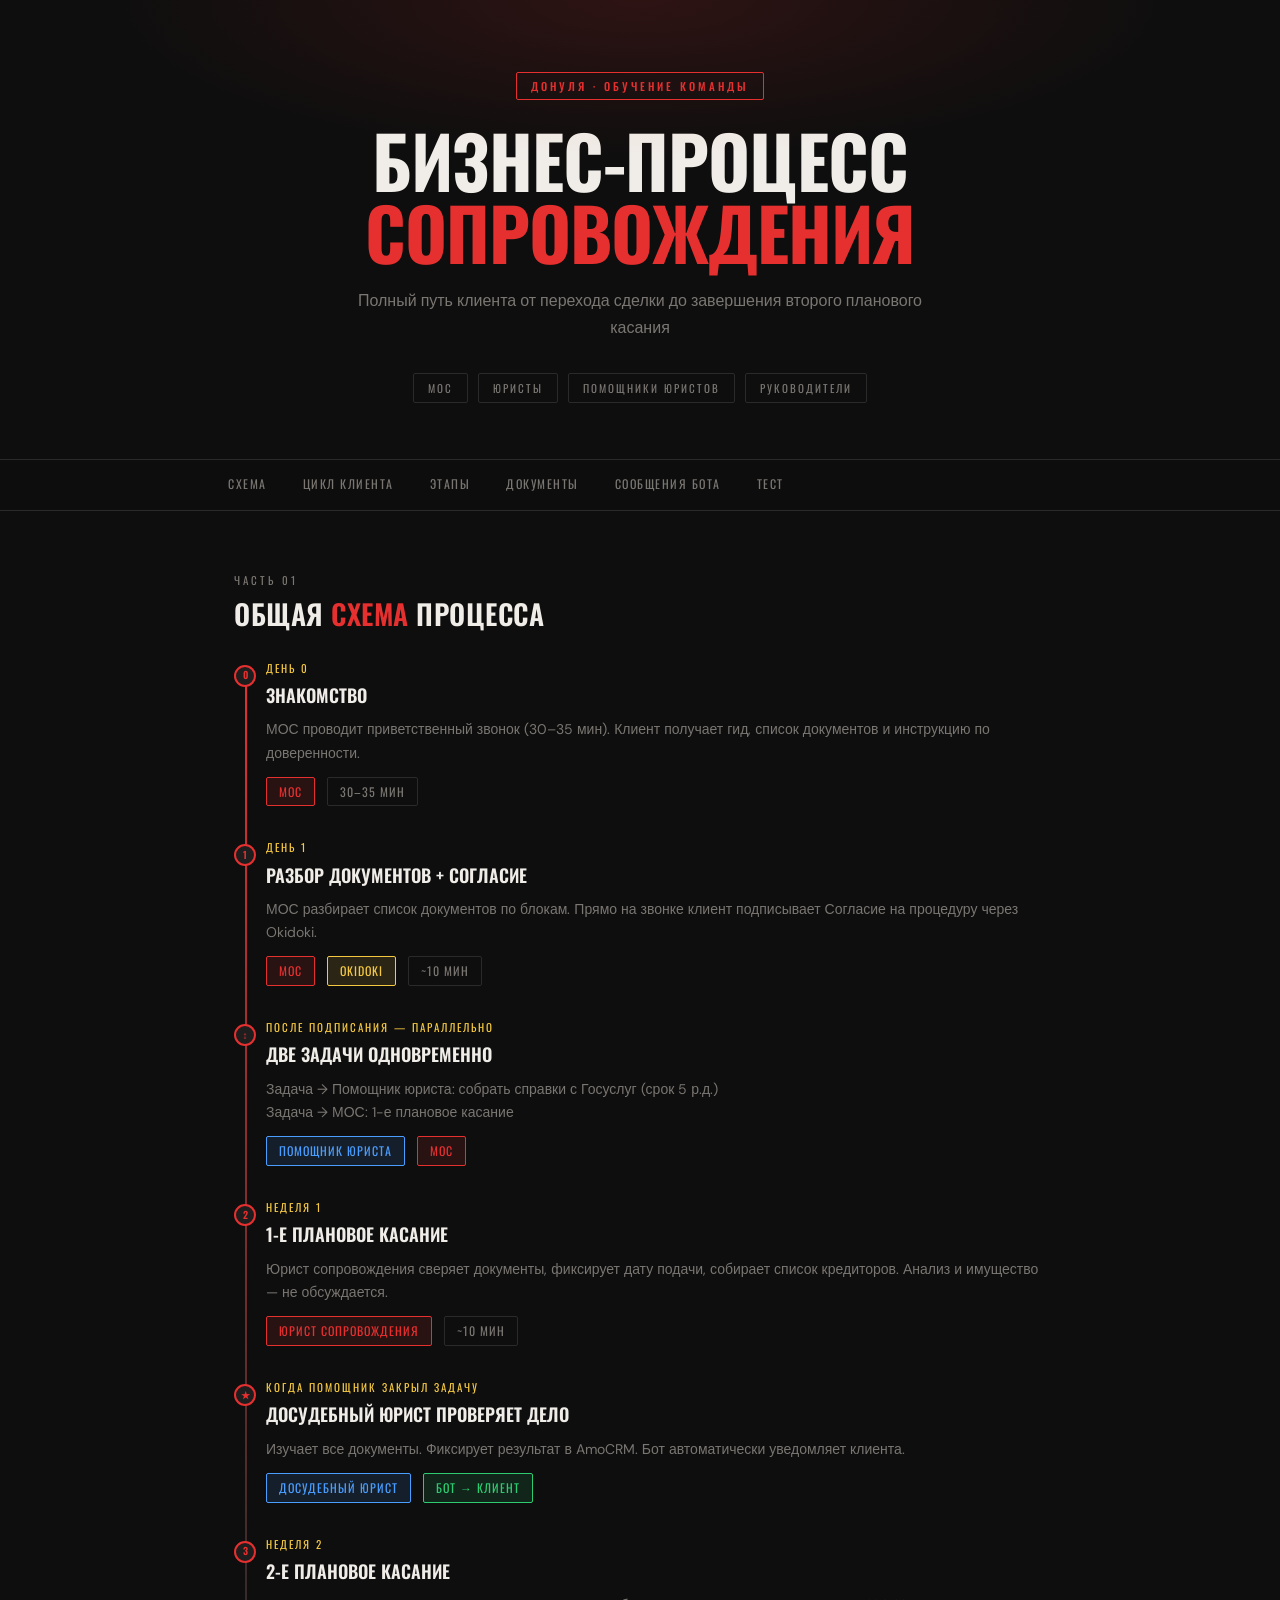
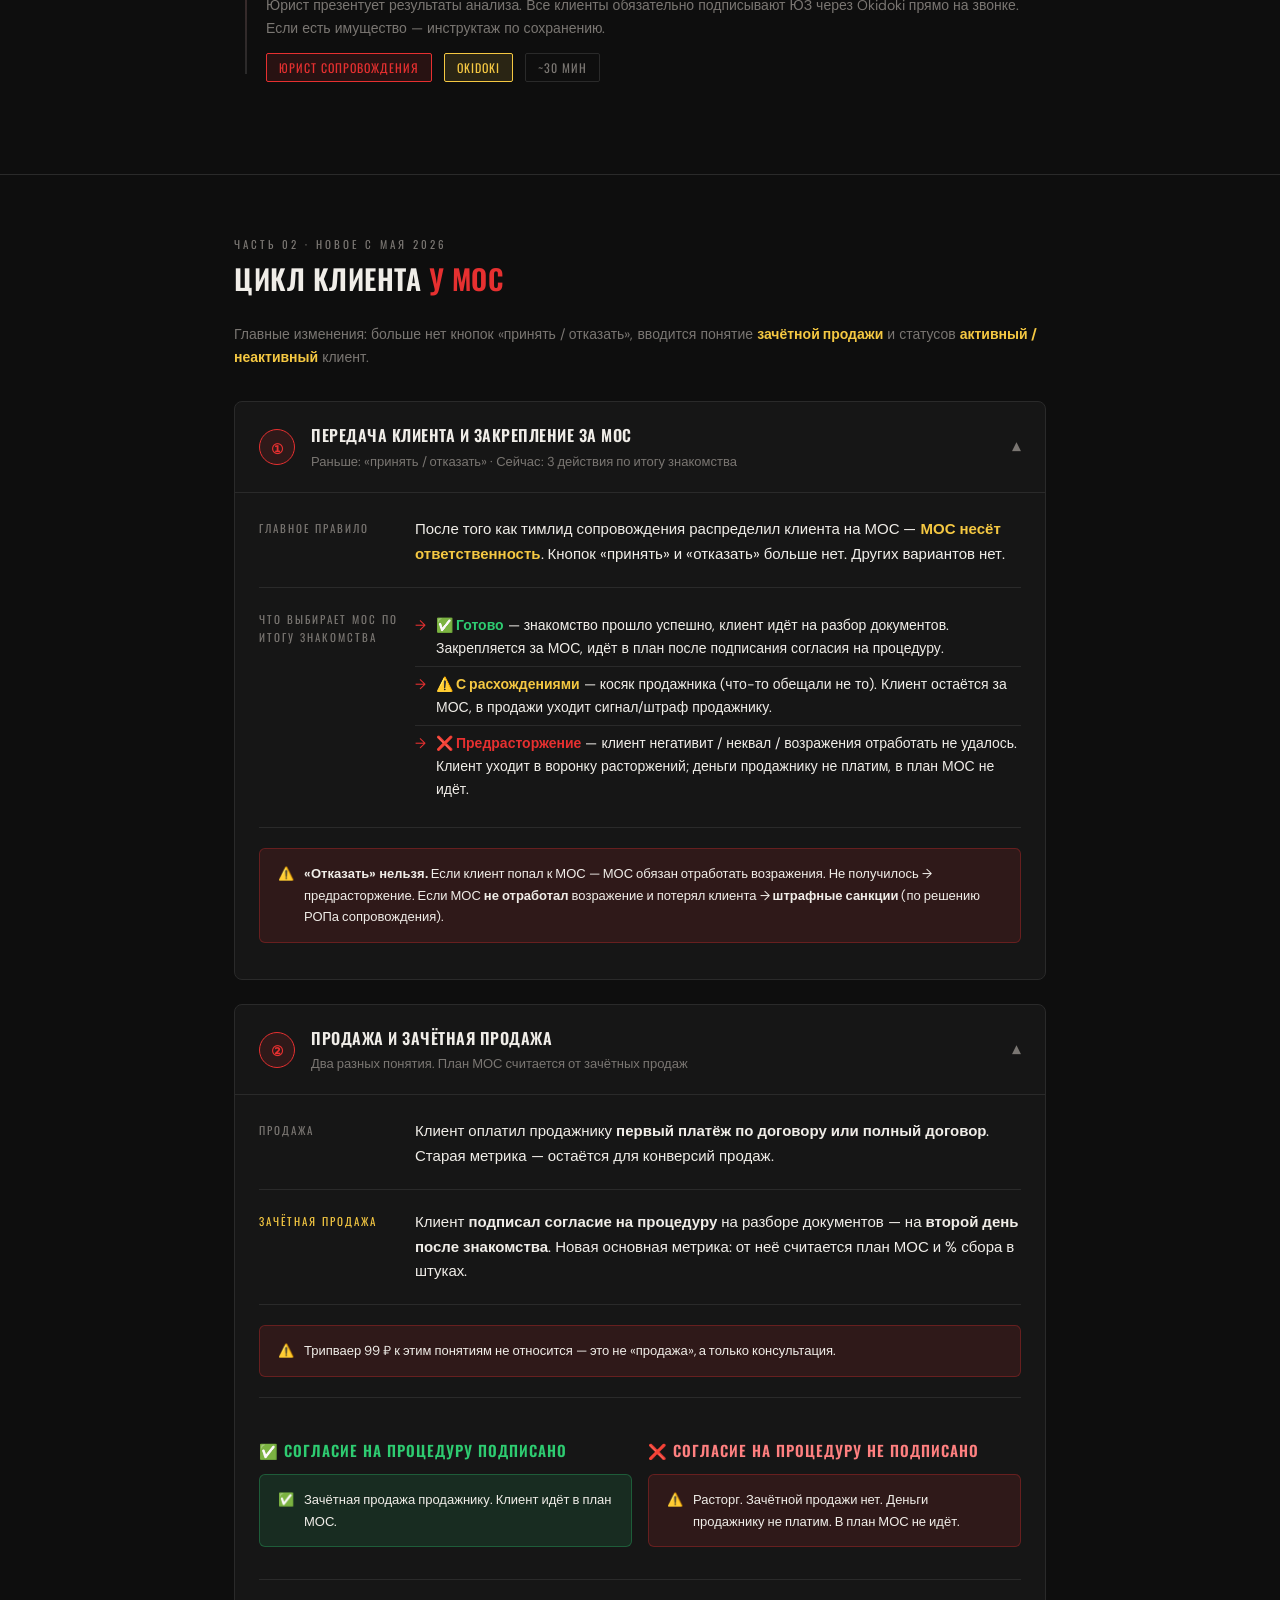
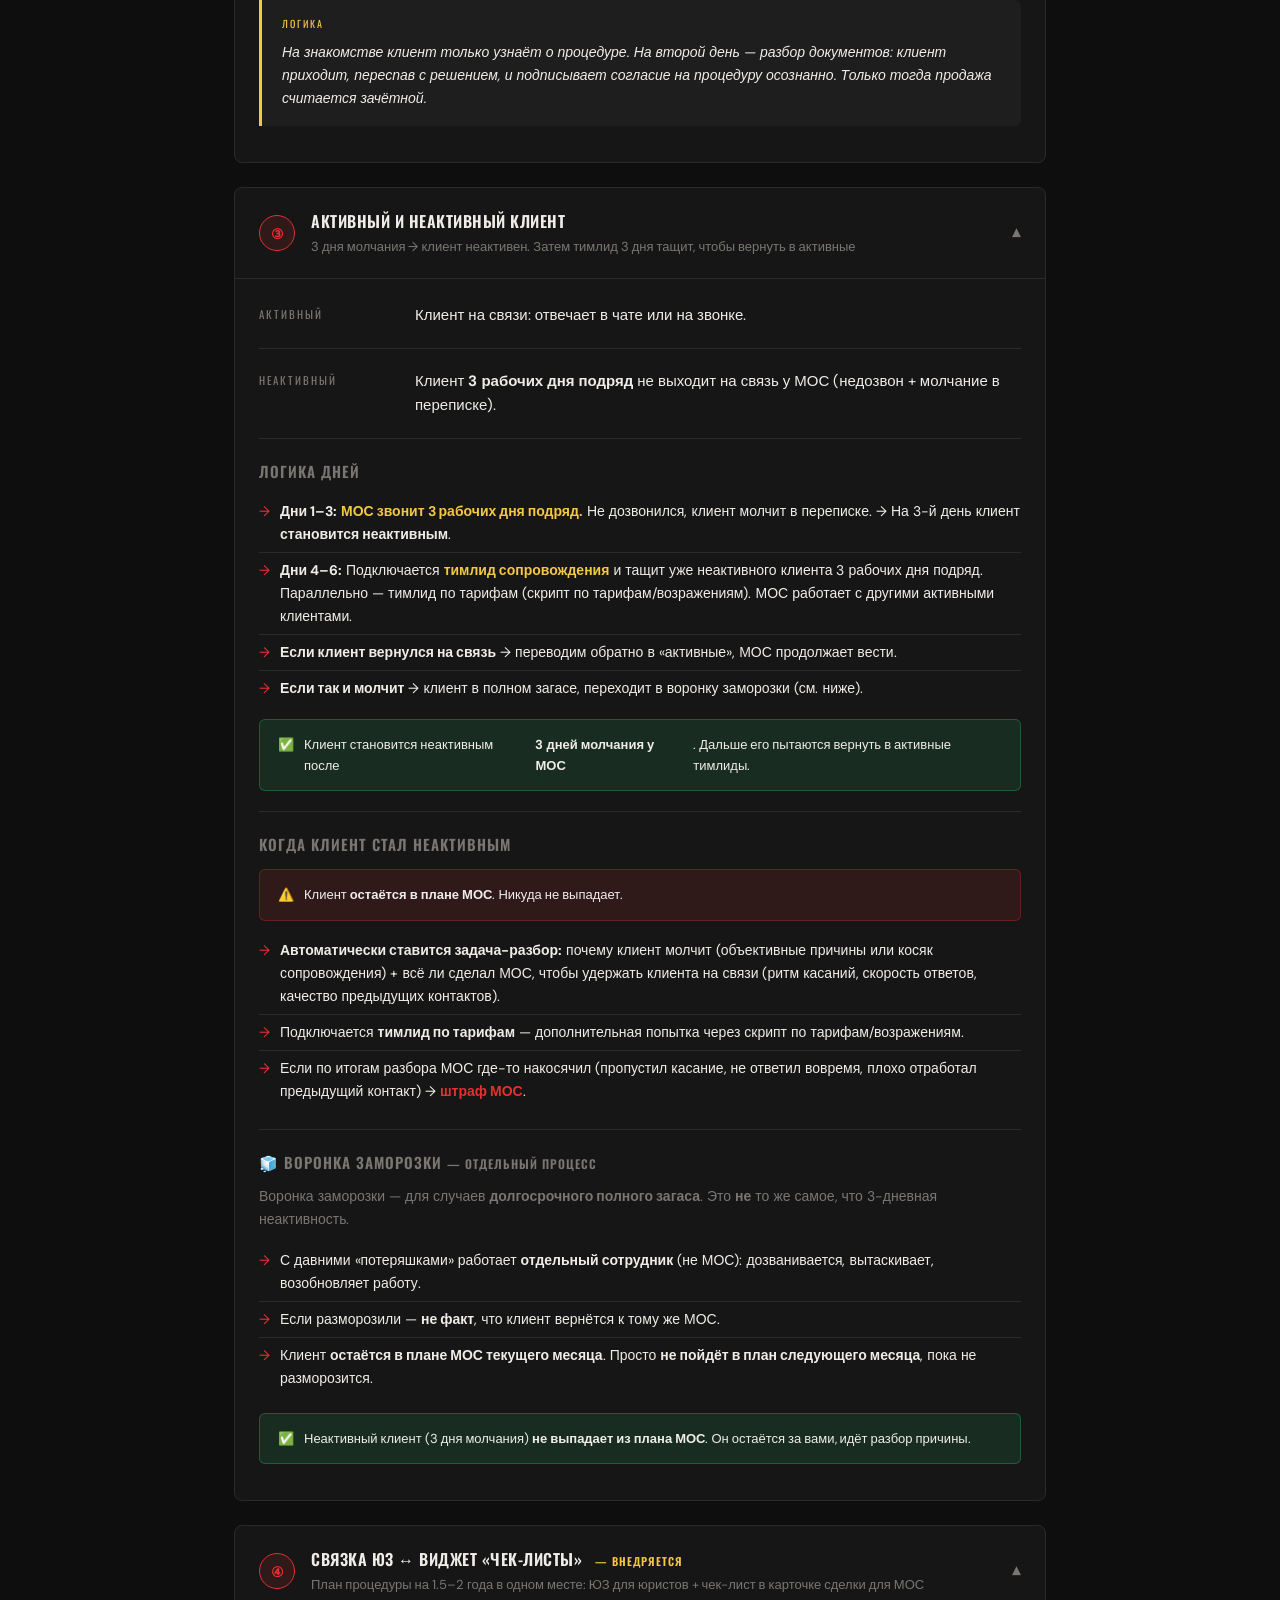
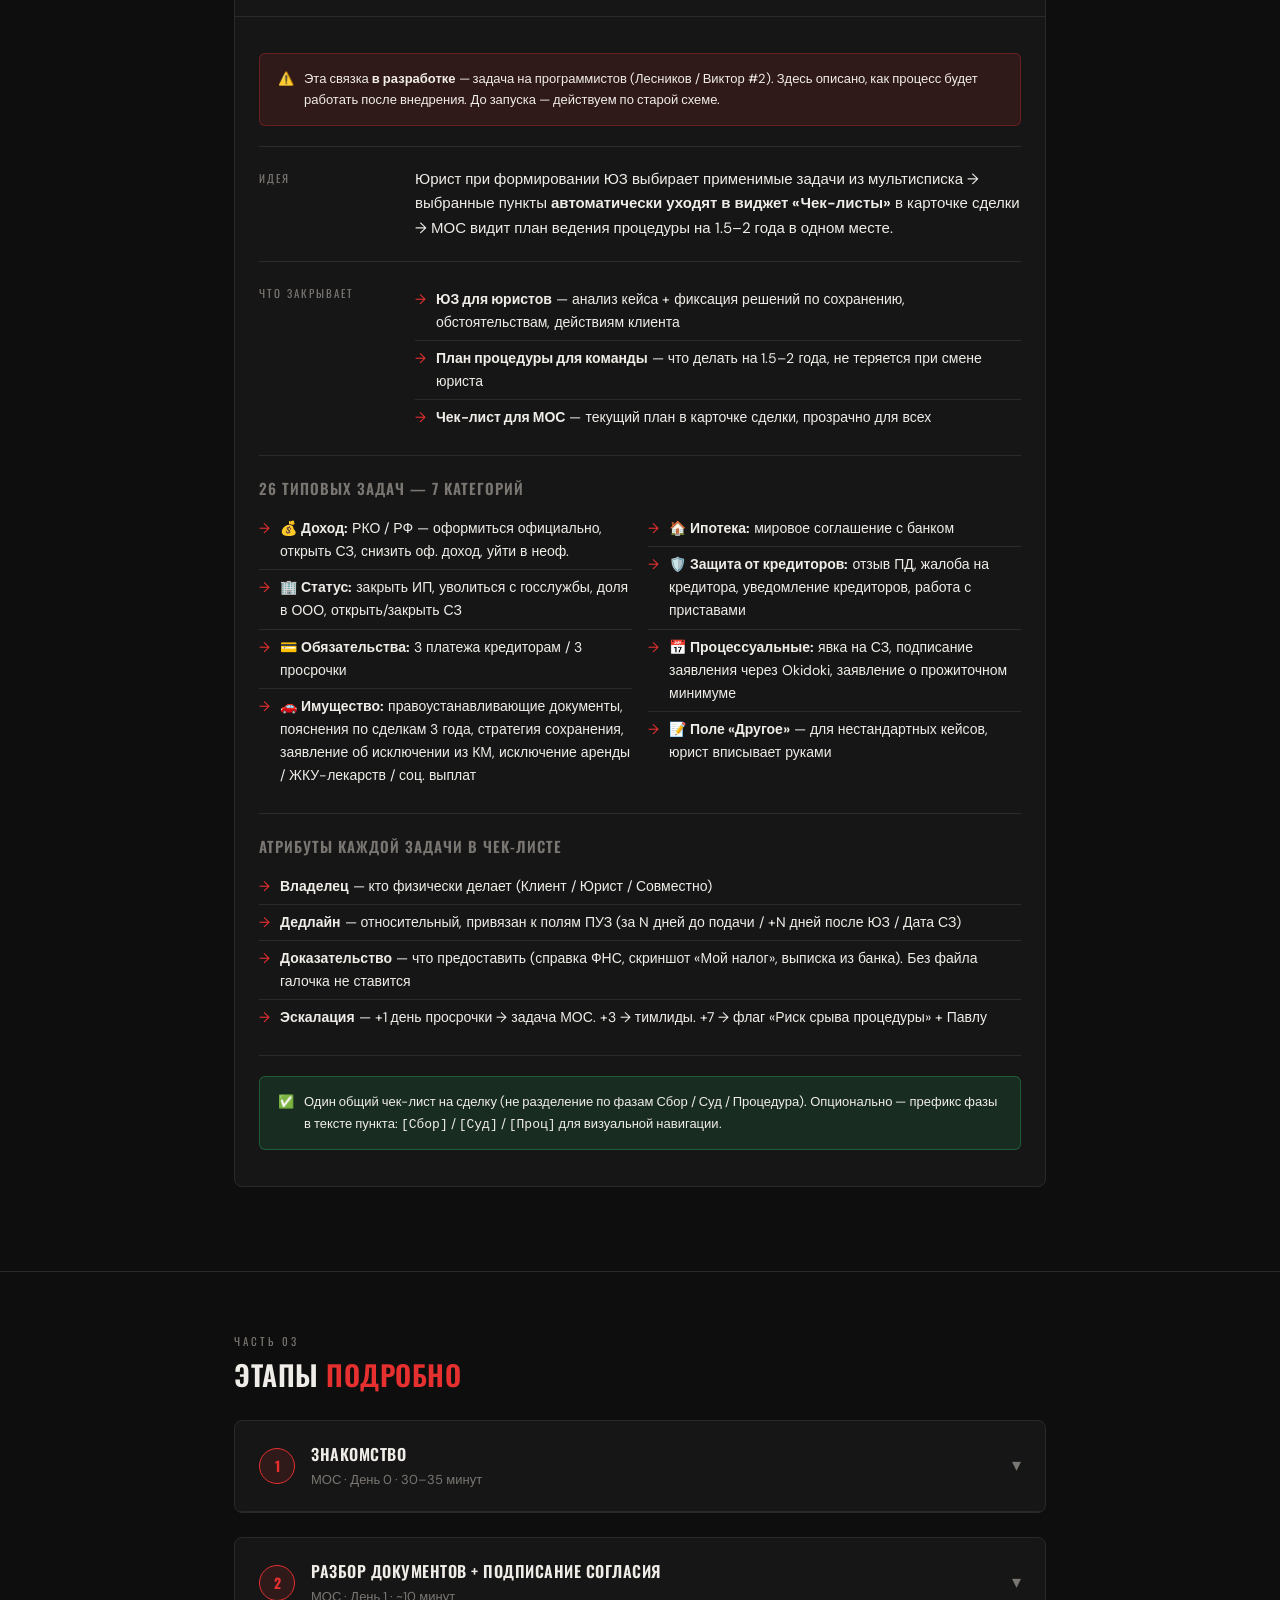
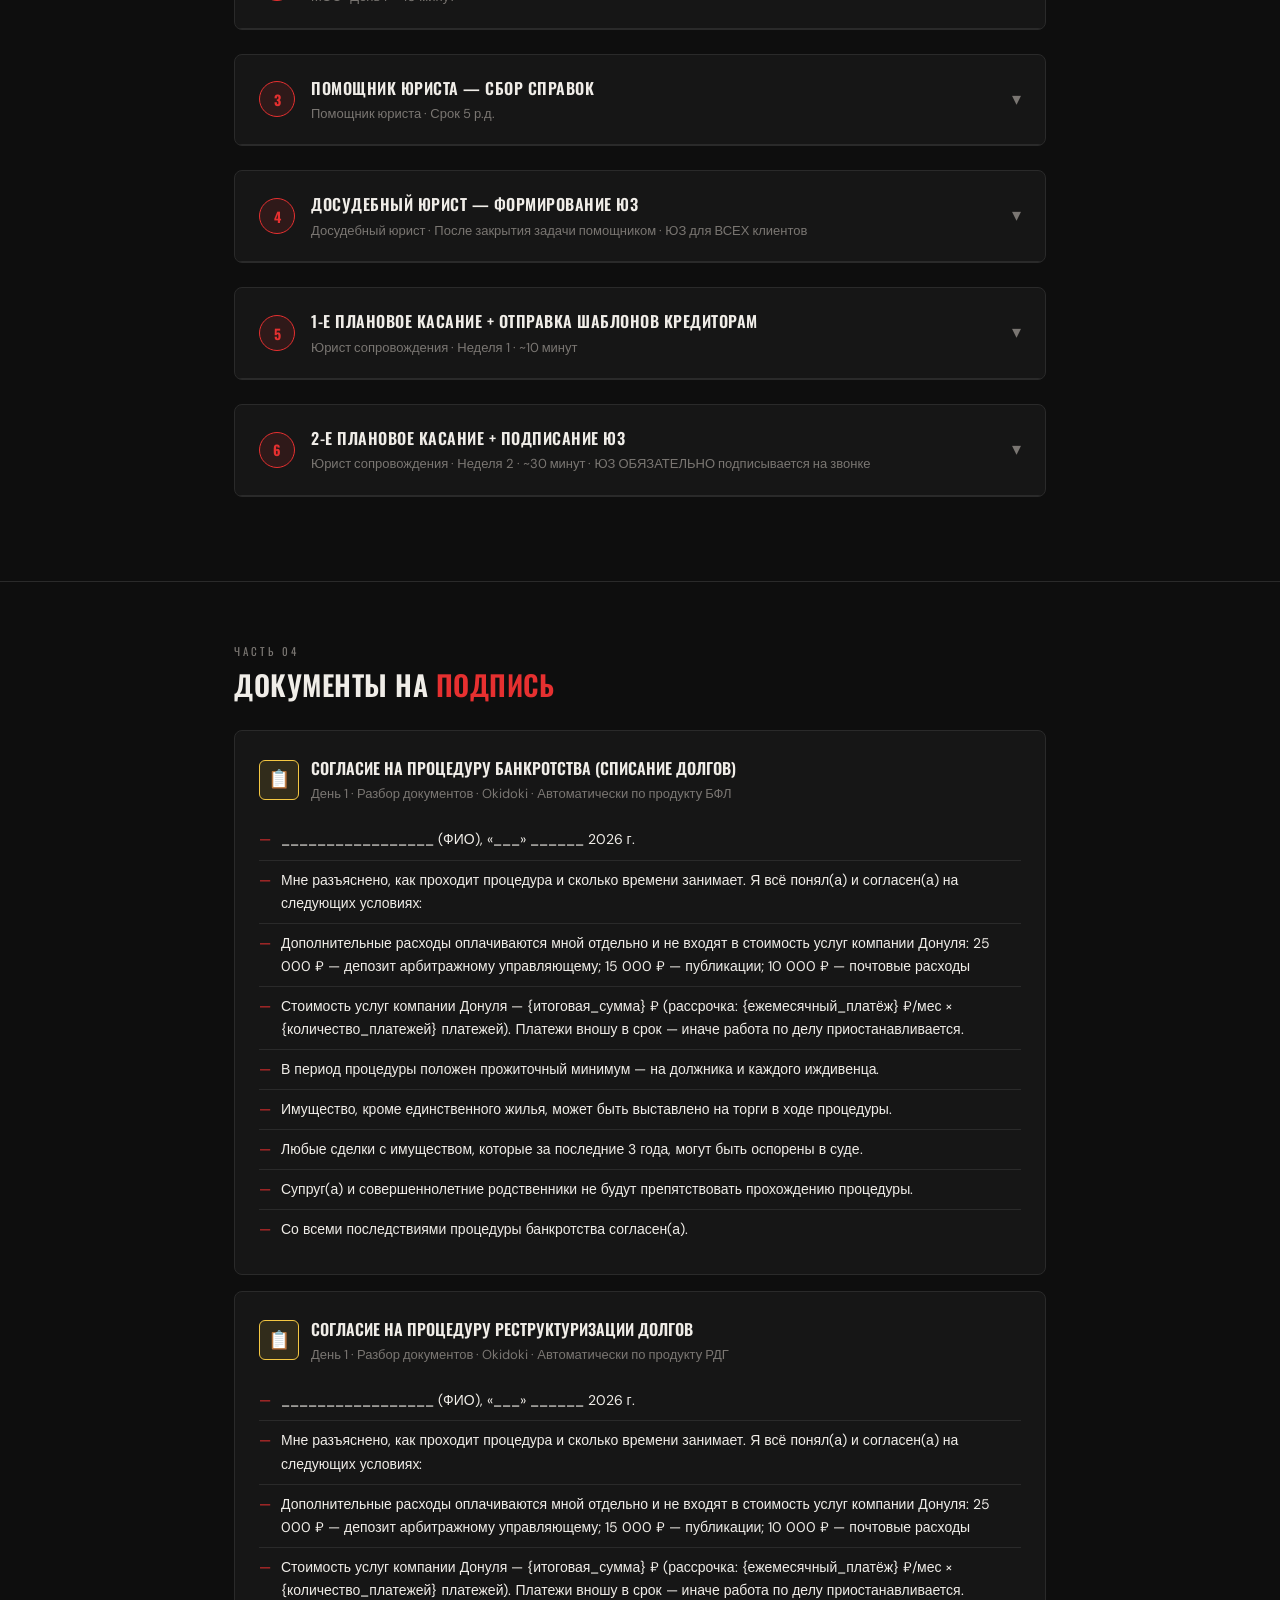
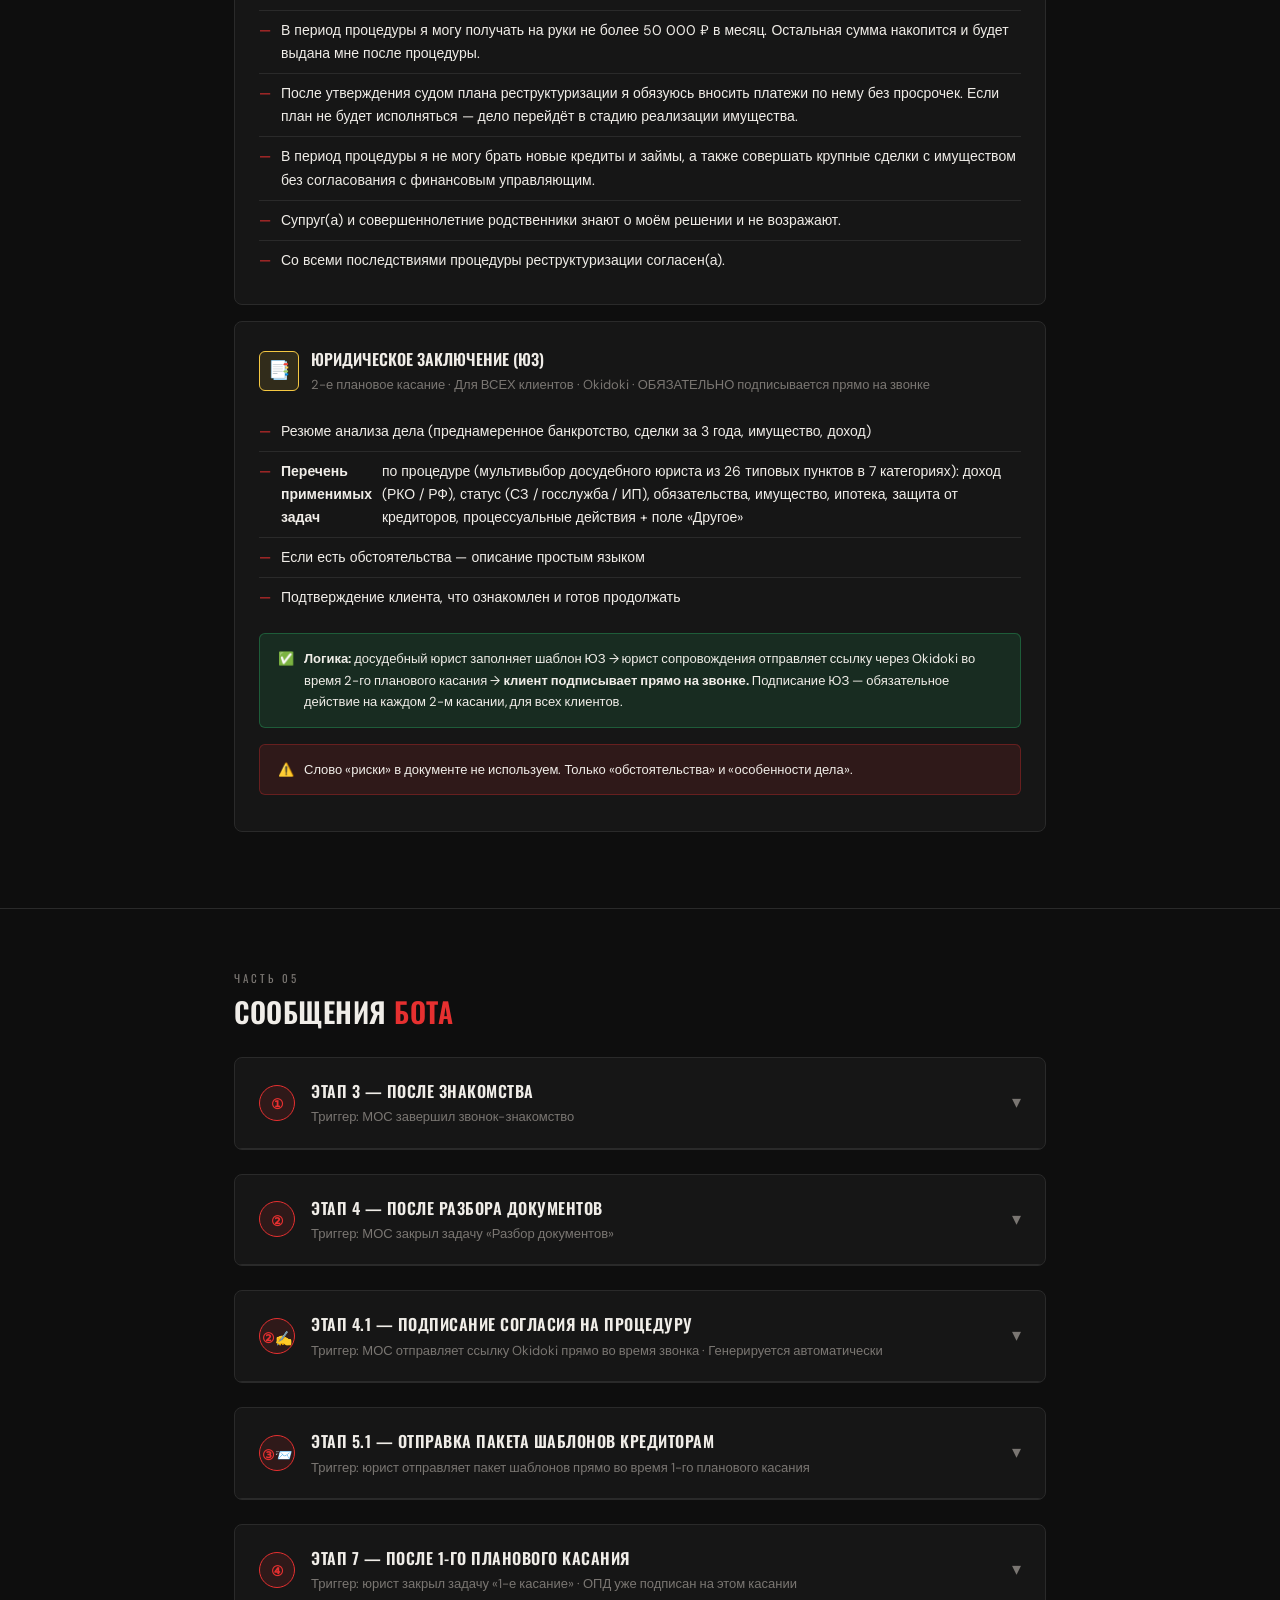
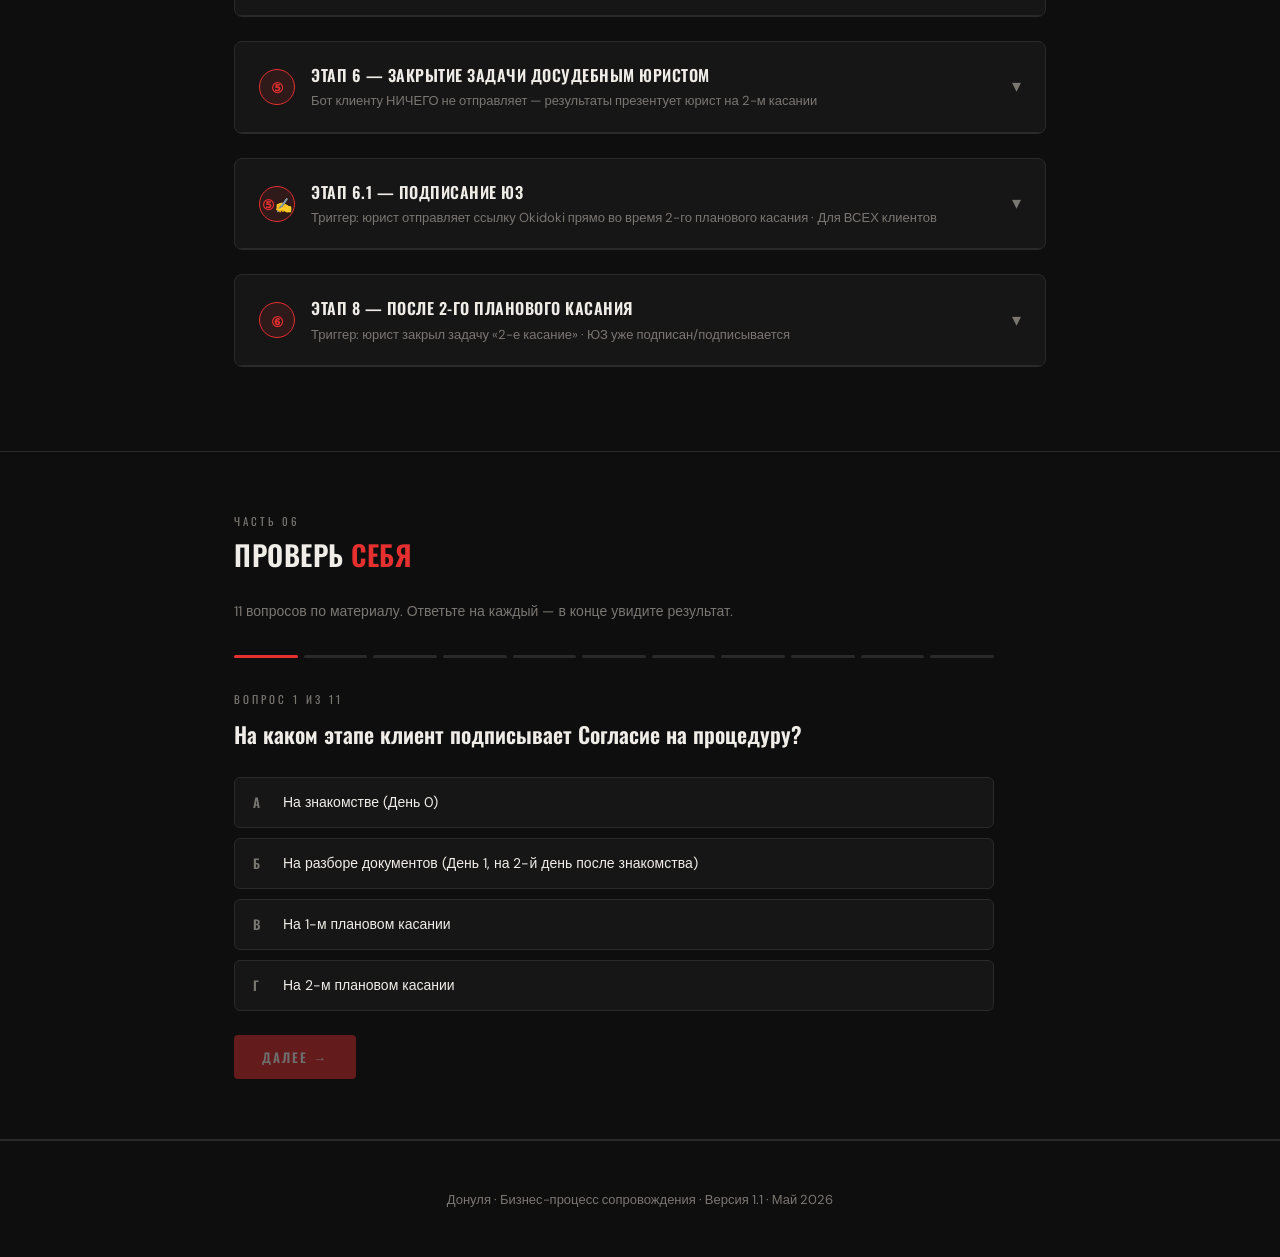
<file: index.html>
<!DOCTYPE html>
<html lang="ru">
<head>
<meta charset="UTF-8">
<meta name="viewport" content="width=device-width, initial-scale=1.0">
<title>Бизнес-процесс сопровождения | Донуля</title>
<link href="https://fonts.googleapis.com/css2?family=Oswald:wght@400;500;600;700&family=DM+Sans:wght@300;400;500&display=swap" rel="stylesheet">
<style>
  *, *::before, *::after { box-sizing: border-box; margin: 0; padding: 0; }

  :root {
    --bg: #0e0e0e;
    --surface: #161616;
    --surface2: #1e1e1e;
    --border: #2a2a2a;
    --red: #e63030;
    --red-dim: rgba(230,48,48,0.12);
    --red-glow: rgba(230,48,48,0.25);
    --text: #f0ede8;
    --muted: #7a7672;
    --accent: #f5c842;
    --accent-dim: rgba(245,200,66,0.12);
    --green: #2ecc71;
    --green-dim: rgba(46,204,113,0.12);
    --blue: #4a9eff;
    --blue-dim: rgba(74,158,255,0.12);
  }

  html { scroll-behavior: smooth; }

  body {
    background: var(--bg);
    color: var(--text);
    font-family: 'DM Sans', sans-serif;
    font-size: 15px;
    line-height: 1.65;
    min-height: 100vh;
  }

  /* HEADER */
  .header {
    position: relative;
    padding: 72px 24px 56px;
    text-align: center;
    overflow: hidden;
    border-bottom: 1px solid var(--border);
  }
  .header::before {
    content: '';
    position: absolute;
    inset: 0;
    background: radial-gradient(ellipse 60% 50% at 50% 0%, rgba(230,48,48,0.15) 0%, transparent 70%);
    pointer-events: none;
  }
  .label {
    display: inline-block;
    font-family: 'Oswald', sans-serif;
    font-size: 11px;
    font-weight: 500;
    letter-spacing: 3px;
    text-transform: uppercase;
    color: var(--red);
    border: 1px solid var(--red);
    padding: 4px 14px;
    border-radius: 2px;
    margin-bottom: 24px;
  }
  .header h1 {
    font-family: 'Oswald', sans-serif;
    font-size: clamp(36px, 7vw, 72px);
    font-weight: 700;
    line-height: 1;
    letter-spacing: -1px;
    text-transform: uppercase;
    margin-bottom: 20px;
  }
  .header h1 span { color: var(--red); }
  .header-sub {
    max-width: 620px;
    margin: 0 auto 32px;
    color: var(--muted);
    font-size: 16px;
    font-weight: 300;
  }
  .header-roles {
    display: flex;
    gap: 10px;
    justify-content: center;
    flex-wrap: wrap;
  }
  .role-badge {
    font-family: 'Oswald', sans-serif;
    font-size: 11px;
    letter-spacing: 2px;
    text-transform: uppercase;
    padding: 5px 14px;
    border-radius: 2px;
    border: 1px solid var(--border);
    color: var(--muted);
  }

  /* NAV */
  .nav {
    position: sticky;
    top: 0;
    z-index: 100;
    background: rgba(14,14,14,0.95);
    backdrop-filter: blur(12px);
    border-bottom: 1px solid var(--border);
    padding: 0 24px;
    overflow-x: auto;
  }
  .nav-inner {
    max-width: 860px;
    margin: 0 auto;
    display: flex;
    gap: 0;
  }
  .nav a {
    display: block;
    padding: 14px 18px;
    font-family: 'Oswald', sans-serif;
    font-size: 12px;
    letter-spacing: 1.5px;
    text-transform: uppercase;
    color: var(--muted);
    text-decoration: none;
    white-space: nowrap;
    border-bottom: 2px solid transparent;
    transition: color 0.2s, border-color 0.2s;
  }
  .nav a:hover { color: var(--text); border-color: var(--red); }

  /* LAYOUT */
  .container { max-width: 860px; margin: 0 auto; padding: 0 24px; }
  .section { padding: 60px 0; border-bottom: 1px solid var(--border); }
  .section-number {
    font-family: 'Oswald', sans-serif;
    font-size: 11px;
    letter-spacing: 3px;
    text-transform: uppercase;
    color: var(--muted);
    margin-bottom: 8px;
  }
  .section-title {
    font-family: 'Oswald', sans-serif;
    font-size: 28px;
    font-weight: 600;
    text-transform: uppercase;
    letter-spacing: 0.5px;
    margin-bottom: 28px;
    line-height: 1.2;
  }
  .section-title span { color: var(--red); }

  /* TIMELINE */
  .timeline { position: relative; padding-left: 32px; }
  .timeline::before {
    content: '';
    position: absolute;
    left: 11px;
    top: 8px;
    bottom: 8px;
    width: 2px;
    background: linear-gradient(to bottom, var(--red), var(--border));
  }
  .tl-item { position: relative; margin-bottom: 32px; }
  .tl-dot {
    position: absolute;
    left: -32px;
    top: 6px;
    width: 22px;
    height: 22px;
    border-radius: 50%;
    background: var(--surface2);
    border: 2px solid var(--red);
    display: flex;
    align-items: center;
    justify-content: center;
    font-family: 'Oswald', sans-serif;
    font-size: 10px;
    font-weight: 600;
    color: var(--red);
  }
  .tl-day {
    font-family: 'Oswald', sans-serif;
    font-size: 11px;
    letter-spacing: 2px;
    text-transform: uppercase;
    color: var(--accent);
    margin-bottom: 4px;
  }
  .tl-title {
    font-family: 'Oswald', sans-serif;
    font-size: 18px;
    font-weight: 600;
    text-transform: uppercase;
    margin-bottom: 8px;
  }
  .tl-desc { color: var(--muted); font-size: 14px; }
  .tl-parallel {
    display: flex;
    gap: 12px;
    margin-top: 12px;
    flex-wrap: wrap;
  }
  .tl-tag {
    font-size: 12px;
    padding: 4px 12px;
    border-radius: 2px;
    border: 1px solid var(--border);
    color: var(--muted);
    font-family: 'Oswald', sans-serif;
    letter-spacing: 1px;
    text-transform: uppercase;
  }
  .tl-tag.red { border-color: var(--red); color: var(--red); background: var(--red-dim); }
  .tl-tag.green { border-color: var(--green); color: var(--green); background: var(--green-dim); }
  .tl-tag.yellow { border-color: var(--accent); color: var(--accent); background: var(--accent-dim); }
  .tl-tag.blue { border-color: var(--blue); color: var(--blue); background: var(--blue-dim); }

  /* STAGE CARDS */
  .stage-card {
    background: var(--surface);
    border: 1px solid var(--border);
    border-radius: 8px;
    margin-bottom: 24px;
    overflow: hidden;
  }
  .stage-header {
    padding: 20px 24px;
    border-bottom: 1px solid var(--border);
    display: flex;
    align-items: center;
    gap: 16px;
    cursor: pointer;
    user-select: none;
  }
  .stage-header:hover { background: var(--surface2); }
  .stage-num {
    width: 36px;
    height: 36px;
    border-radius: 50%;
    background: var(--red-dim);
    border: 1px solid var(--red);
    display: flex;
    align-items: center;
    justify-content: center;
    font-family: 'Oswald', sans-serif;
    font-size: 14px;
    font-weight: 700;
    color: var(--red);
    flex-shrink: 0;
  }
  .stage-info { flex: 1; }
  .stage-name {
    font-family: 'Oswald', sans-serif;
    font-size: 16px;
    font-weight: 600;
    text-transform: uppercase;
    letter-spacing: 0.5px;
  }
  .stage-meta { font-size: 13px; color: var(--muted); margin-top: 2px; }
  .stage-arrow {
    color: var(--muted);
    font-size: 18px;
    transition: transform 0.2s;
  }
  .stage-card.open .stage-arrow { transform: rotate(180deg); }
  .stage-body {
    display: none;
    padding: 24px;
  }
  .stage-card.open .stage-body { display: block; }

  /* ROLE BLOCKS */
  .role-row {
    display: grid;
    grid-template-columns: 140px 1fr;
    gap: 16px;
    margin-bottom: 20px;
    align-items: start;
  }
  .role-label {
    font-family: 'Oswald', sans-serif;
    font-size: 11px;
    letter-spacing: 2px;
    text-transform: uppercase;
    color: var(--muted);
    padding-top: 2px;
  }
  .role-content { color: var(--text); }

  /* QUOTE BOX */
  .quote-box {
    background: var(--surface2);
    border-left: 3px solid var(--accent);
    padding: 16px 20px;
    border-radius: 0 6px 6px 0;
    margin: 12px 0;
    font-size: 14px;
    color: var(--text);
    font-style: italic;
  }
  .quote-label {
    font-family: 'Oswald', sans-serif;
    font-size: 10px;
    letter-spacing: 2px;
    text-transform: uppercase;
    color: var(--accent);
    font-style: normal;
    margin-bottom: 8px;
  }

  /* BOT MESSAGE */
  .bot-msg {
    background: var(--surface2);
    border: 1px solid var(--border);
    border-radius: 12px 12px 12px 2px;
    padding: 16px 20px;
    font-size: 13px;
    line-height: 1.7;
    margin: 12px 0;
    position: relative;
  }
  .bot-label {
    font-family: 'Oswald', sans-serif;
    font-size: 10px;
    letter-spacing: 2px;
    text-transform: uppercase;
    color: var(--blue);
    margin-bottom: 10px;
    display: flex;
    align-items: center;
    gap: 6px;
  }
  .bot-label::before {
    content: '🤖';
    font-size: 12px;
  }

  /* WARNING BOX */
  .warn-box {
    background: var(--red-dim);
    border: 1px solid rgba(230,48,48,0.3);
    border-radius: 6px;
    padding: 14px 18px;
    font-size: 13px;
    color: var(--text);
    margin: 12px 0;
    display: flex;
    gap: 10px;
    align-items: flex-start;
  }
  .warn-box::before { content: '⚠️'; flex-shrink: 0; }

  /* INFO BOX */
  .info-box {
    background: var(--green-dim);
    border: 1px solid rgba(46,204,113,0.3);
    border-radius: 6px;
    padding: 14px 18px;
    font-size: 13px;
    color: var(--text);
    margin: 12px 0;
    display: flex;
    gap: 10px;
    align-items: flex-start;
  }
  .info-box::before { content: '✅'; flex-shrink: 0; }

  /* DOCUMENT CARDS */
  .doc-card {
    background: var(--surface);
    border: 1px solid var(--border);
    border-radius: 8px;
    padding: 24px;
    margin-bottom: 16px;
  }
  .doc-card-header {
    display: flex;
    align-items: center;
    gap: 12px;
    margin-bottom: 16px;
  }
  .doc-icon {
    width: 40px;
    height: 40px;
    background: var(--accent-dim);
    border: 1px solid var(--accent);
    border-radius: 6px;
    display: flex;
    align-items: center;
    justify-content: center;
    font-size: 18px;
  }
  .doc-name {
    font-family: 'Oswald', sans-serif;
    font-size: 16px;
    font-weight: 600;
    text-transform: uppercase;
  }
  .doc-when { font-size: 13px; color: var(--muted); margin-top: 2px; }
  .doc-items { list-style: none; }
  .doc-items li {
    padding: 8px 0;
    border-bottom: 1px solid var(--border);
    font-size: 14px;
    display: flex;
    gap: 10px;
  }
  .doc-items li:last-child { border-bottom: none; }
  .doc-items li::before { content: '—'; color: var(--red); flex-shrink: 0; }

  /* RULES */
  .rule-item {
    display: flex;
    gap: 16px;
    padding: 18px 0;
    border-bottom: 1px solid var(--border);
    align-items: flex-start;
  }
  .rule-item:last-child { border-bottom: none; }
  .rule-num {
    width: 28px;
    height: 28px;
    background: var(--red-dim);
    border: 1px solid var(--red);
    border-radius: 4px;
    display: flex;
    align-items: center;
    justify-content: center;
    font-family: 'Oswald', sans-serif;
    font-size: 13px;
    font-weight: 700;
    color: var(--red);
    flex-shrink: 0;
  }
  .rule-text { font-size: 14px; color: var(--text); line-height: 1.6; }
  .rule-text strong { color: var(--accent); font-weight: 500; }

  /* QUIZ */
  .quiz-wrap { max-width: 760px; }
  .quiz-progress {
    display: flex;
    gap: 6px;
    margin-bottom: 32px;
  }
  .quiz-pip {
    flex: 1;
    height: 3px;
    background: var(--border);
    border-radius: 2px;
    transition: background 0.3s;
  }
  .quiz-pip.done { background: var(--green); }
  .quiz-pip.active { background: var(--red); }

  .quiz-q {
    display: none;
  }
  .quiz-q.active { display: block; }
  .quiz-counter {
    font-family: 'Oswald', sans-serif;
    font-size: 11px;
    letter-spacing: 3px;
    text-transform: uppercase;
    color: var(--muted);
    margin-bottom: 12px;
  }
  .quiz-question {
    font-family: 'Oswald', sans-serif;
    font-size: 22px;
    font-weight: 600;
    line-height: 1.3;
    margin-bottom: 28px;
  }
  .quiz-options { display: flex; flex-direction: column; gap: 10px; margin-bottom: 24px; }
  .quiz-option {
    background: var(--surface);
    border: 1px solid var(--border);
    border-radius: 6px;
    padding: 14px 18px;
    cursor: pointer;
    font-size: 14px;
    line-height: 1.5;
    transition: border-color 0.2s, background 0.2s;
    display: flex;
    gap: 12px;
    align-items: flex-start;
  }
  .quiz-option:hover:not(.selected):not(.correct):not(.wrong) {
    border-color: var(--muted);
    background: var(--surface2);
  }
  .quiz-option.correct {
    border-color: var(--green);
    background: var(--green-dim);
    color: var(--green);
  }
  .quiz-option.wrong {
    border-color: var(--red);
    background: var(--red-dim);
    color: var(--red);
  }
  .opt-letter {
    font-family: 'Oswald', sans-serif;
    font-size: 13px;
    font-weight: 600;
    color: var(--muted);
    width: 18px;
    flex-shrink: 0;
    padding-top: 1px;
  }
  .quiz-feedback {
    display: none;
    padding: 14px 18px;
    border-radius: 6px;
    font-size: 14px;
    margin-bottom: 20px;
    line-height: 1.5;
  }
  .quiz-feedback.show { display: block; }
  .quiz-feedback.ok { background: var(--green-dim); border: 1px solid rgba(46,204,113,0.3); color: var(--green); }
  .quiz-feedback.fail { background: var(--red-dim); border: 1px solid rgba(230,48,48,0.3); color: #ff8080; }

  .quiz-btn {
    display: inline-flex;
    align-items: center;
    gap: 8px;
    background: var(--red);
    color: #fff;
    font-family: 'Oswald', sans-serif;
    font-size: 13px;
    font-weight: 600;
    letter-spacing: 2px;
    text-transform: uppercase;
    padding: 12px 28px;
    border: none;
    border-radius: 4px;
    cursor: pointer;
    transition: opacity 0.2s;
  }
  .quiz-btn:hover { opacity: 0.85; }
  .quiz-btn:disabled { opacity: 0.4; cursor: not-allowed; }
  .quiz-btn.secondary {
    background: transparent;
    border: 1px solid var(--border);
    color: var(--muted);
  }

  /* RESULT */
  .quiz-result {
    display: none;
    text-align: center;
    padding: 40px 0;
  }
  .quiz-result.show { display: block; }
  .result-score {
    font-family: 'Oswald', sans-serif;
    font-size: 80px;
    font-weight: 700;
    line-height: 1;
    margin-bottom: 8px;
  }
  .result-score.great { color: var(--green); }
  .result-score.ok { color: var(--accent); }
  .result-score.fail { color: var(--red); }
  .result-label {
    font-family: 'Oswald', sans-serif;
    font-size: 14px;
    letter-spacing: 3px;
    text-transform: uppercase;
    color: var(--muted);
    margin-bottom: 24px;
  }
  .result-msg {
    font-size: 16px;
    color: var(--text);
    max-width: 480px;
    margin: 0 auto 32px;
    line-height: 1.6;
  }

  /* UTILS */
  ul.plain { list-style: none; }
  ul.plain li {
    padding: 6px 0;
    font-size: 14px;
    color: var(--muted);
    border-bottom: 1px solid var(--border);
    display: flex;
    gap: 10px;
  }
  ul.plain li:last-child { border-bottom: none; }
  ul.plain li::before { content: '→'; color: var(--red); flex-shrink: 0; }
  ul.plain li span { color: var(--text); }

  .two-col { display: grid; grid-template-columns: 1fr 1fr; gap: 16px; }
  @media (max-width: 600px) { .two-col { grid-template-columns: 1fr; } .role-row { grid-template-columns: 1fr; } }

  .tag-row { display: flex; gap: 8px; flex-wrap: wrap; margin-top: 10px; }
  .tag {
    font-family: 'Oswald', sans-serif;
    font-size: 11px;
    letter-spacing: 1.5px;
    text-transform: uppercase;
    padding: 4px 10px;
    border-radius: 2px;
    border: 1px solid var(--border);
    color: var(--muted);
  }

  .divider { height: 1px; background: var(--border); margin: 20px 0; }

  h3 {
    font-family: 'Oswald', sans-serif;
    font-size: 15px;
    font-weight: 600;
    text-transform: uppercase;
    letter-spacing: 1px;
    color: var(--muted);
    margin: 20px 0 10px;
  }

  p { margin-bottom: 12px; font-size: 14px; color: var(--muted); }
  p:last-child { margin-bottom: 0; }

  .footer {
    text-align: center;
    padding: 48px 24px;
    color: var(--muted);
    font-size: 13px;
    border-top: 1px solid var(--border);
  }
</style>
</head>
<body>

<!-- HEADER -->
<div class="header">
  <div class="label">Донуля · Обучение команды</div>
  <h1>Бизнес-процесс<br><span>сопровождения</span></h1>
  <p class="header-sub">Полный путь клиента от перехода сделки до завершения второго планового касания</p>
  <div class="header-roles">
    <div class="role-badge">МОС</div>
    <div class="role-badge">Юристы</div>
    <div class="role-badge">Помощники юристов</div>
    <div class="role-badge">Руководители</div>
  </div>
</div>

<!-- NAV -->
<nav class="nav">
  <div class="nav-inner">
    <a href="#schema">Схема</a>
    <a href="#lifecycle">Цикл клиента</a>
    <a href="#stages">Этапы</a>
    <a href="#docs">Документы</a>
    <a href="#bot">Сообщения бота</a>
    <a href="#test">Тест</a>
  </div>
</nav>

<!-- СХЕМА -->
<section class="section" id="schema">
  <div class="container">
    <div class="section-number">Часть 01</div>
    <div class="section-title">Общая <span>схема</span> процесса</div>

    <div class="timeline">

      <div class="tl-item">
        <div class="tl-dot">0</div>
        <div class="tl-day">День 0</div>
        <div class="tl-title">Знакомство</div>
        <div class="tl-desc">МОС проводит приветственный звонок (30–35 мин). Клиент получает гид, список документов и инструкцию по доверенности.</div>
        <div class="tl-parallel">
          <div class="tl-tag red">МОС</div>
          <div class="tl-tag">30–35 мин</div>
        </div>
      </div>

      <div class="tl-item">
        <div class="tl-dot">1</div>
        <div class="tl-day">День 1</div>
        <div class="tl-title">Разбор документов + Согласие</div>
        <div class="tl-desc">МОС разбирает список документов по блокам. Прямо на звонке клиент подписывает Согласие на процедуру через Okidoki.</div>
        <div class="tl-parallel">
          <div class="tl-tag red">МОС</div>
          <div class="tl-tag yellow">Okidoki</div>
          <div class="tl-tag">~10 мин</div>
        </div>
      </div>

      <div class="tl-item">
        <div class="tl-dot">↕</div>
        <div class="tl-day">После подписания — параллельно</div>
        <div class="tl-title">Две задачи одновременно</div>
        <div class="tl-desc">Задача → Помощник юриста: собрать справки с Госуслуг (срок 5 р.д.)<br>Задача → МОС: 1-е плановое касание</div>
        <div class="tl-parallel">
          <div class="tl-tag blue">Помощник юриста</div>
          <div class="tl-tag red">МОС</div>
        </div>
      </div>

      <div class="tl-item">
        <div class="tl-dot">2</div>
        <div class="tl-day">Неделя 1</div>
        <div class="tl-title">1-е плановое касание</div>
        <div class="tl-desc">Юрист сопровождения сверяет документы, фиксирует дату подачи, собирает список кредиторов. Анализ и имущество — не обсуждается.</div>
        <div class="tl-parallel">
          <div class="tl-tag red">Юрист сопровождения</div>
          <div class="tl-tag">~10 мин</div>
        </div>
      </div>

      <div class="tl-item">
        <div class="tl-dot">★</div>
        <div class="tl-day">Когда помощник закрыл задачу</div>
        <div class="tl-title">Досудебный юрист проверяет дело</div>
        <div class="tl-desc">Изучает все документы. Фиксирует результат в AmoCRM. Бот автоматически уведомляет клиента.</div>
        <div class="tl-parallel">
          <div class="tl-tag blue">Досудебный юрист</div>
          <div class="tl-tag green">Бот → клиент</div>
        </div>
      </div>

      <div class="tl-item">
        <div class="tl-dot">3</div>
        <div class="tl-day">Неделя 2</div>
        <div class="tl-title">2-е плановое касание</div>
        <div class="tl-desc">Юрист презентует результаты анализа. Все клиенты обязательно подписывают ЮЗ через Okidoki прямо на звонке. Если есть имущество — инструктаж по сохранению.</div>
        <div class="tl-parallel">
          <div class="tl-tag red">Юрист сопровождения</div>
          <div class="tl-tag yellow">Okidoki</div>
          <div class="tl-tag">~30 мин</div>
        </div>
      </div>

    </div>
  </div>
</section>

<!-- ЦИКЛ КЛИЕНТА -->
<section class="section" id="lifecycle">
  <div class="container">
    <div class="section-number">Часть 02 · НОВОЕ С МАЯ 2026</div>
    <div class="section-title">Цикл клиента <span>у МОС</span></div>
    <p style="margin-bottom:32px">Главные изменения: больше нет кнопок «принять / отказать», вводится понятие <strong style="color:var(--accent)">зачётной продажи</strong> и статусов <strong style="color:var(--accent)">активный / неактивный</strong> клиент.</p>

    <!-- БЛОК 1: ПЕРЕДАЧА И ТРИ ДЕЙСТВИЯ -->
    <div class="stage-card open" onclick="toggleCard(this)">
      <div class="stage-header">
        <div class="stage-num">①</div>
        <div class="stage-info">
          <div class="stage-name">Передача клиента и закрепление за МОС</div>
          <div class="stage-meta">Раньше: «принять / отказать» · Сейчас: 3 действия по итогу знакомства</div>
        </div>
        <div class="stage-arrow">▾</div>
      </div>
      <div class="stage-body">
        <div class="role-row">
          <div class="role-label">Главное правило</div>
          <div class="role-content">
            После того как тимлид сопровождения распределил клиента на МОС — <strong style="color:var(--accent)">МОС несёт ответственность</strong>. Кнопок «принять» и «отказать» больше нет. Других вариантов нет.
          </div>
        </div>
        <div class="divider"></div>
        <div class="role-row">
          <div class="role-label">Что выбирает МОС по итогу знакомства</div>
          <div class="role-content">
            <ul class="plain">
              <li><span><strong style="color:var(--green)">✅ Готово</strong> — знакомство прошло успешно, клиент идёт на разбор документов. Закрепляется за МОС, идёт в план после подписания согласия на процедуру.</span></li>
              <li><span><strong style="color:var(--accent)">⚠️ С расхождениями</strong> — косяк продажника (что-то обещали не то). Клиент остаётся за МОС, в продажи уходит сигнал/штраф продажнику.</span></li>
              <li><span><strong style="color:var(--red)">❌ Предрасторжение</strong> — клиент негативит / неквал / возражения отработать не удалось. Клиент уходит в воронку расторжений; деньги продажнику не платим, в план МОС не идёт.</span></li>
            </ul>
          </div>
        </div>
        <div class="divider"></div>
        <div class="warn-box">
          <div>
            <strong>«Отказать» нельзя.</strong> Если клиент попал к МОС — МОС обязан отработать возражения. Не получилось → предрасторжение. Если МОС <strong>не отработал</strong> возражение и потерял клиента → <strong>штрафные санкции</strong> (по решению РОПа сопровождения).
          </div>
        </div>
      </div>
    </div>

    <!-- БЛОК 2: ПРОДАЖА И ЗАЧЁТНАЯ ПРОДАЖА -->
    <div class="stage-card open" onclick="toggleCard(this)">
      <div class="stage-header">
        <div class="stage-num">②</div>
        <div class="stage-info">
          <div class="stage-name">Продажа и зачётная продажа</div>
          <div class="stage-meta">Два разных понятия. План МОС считается от зачётных продаж</div>
        </div>
        <div class="stage-arrow">▾</div>
      </div>
      <div class="stage-body">
        <div class="role-row">
          <div class="role-label">Продажа</div>
          <div class="role-content">Клиент оплатил продажнику <strong>первый платёж по договору или полный договор</strong>. Старая метрика — остаётся для конверсий продаж.</div>
        </div>
        <div class="divider"></div>
        <div class="role-row">
          <div class="role-label" style="color:var(--accent)">Зачётная продажа</div>
          <div class="role-content">Клиент <strong>подписал согласие на процедуру</strong> на разборе документов — на <strong>второй день после знакомства</strong>. Новая основная метрика: от неё считается план МОС и % сбора в штуках.</div>
        </div>
        <div class="divider"></div>
        <div class="warn-box">
          <div>Трипваер 99 ₽ к этим понятиям не относится — это не «продажа», а только консультация.</div>
        </div>
        <div class="divider"></div>
        <div class="two-col">
          <div>
            <h3 style="color:var(--green)">✅ Согласие на процедуру подписано</h3>
            <div class="info-box">Зачётная продажа продажнику. Клиент идёт в план МОС.</div>
          </div>
          <div>
            <h3 style="color:#ff8080">❌ Согласие на процедуру НЕ подписано</h3>
            <div class="warn-box">Расторг. Зачётной продажи нет. Деньги продажнику не платим. В план МОС не идёт.</div>
          </div>
        </div>
        <div class="divider"></div>
        <div class="quote-box">
          <div class="quote-label">Логика</div>
          На знакомстве клиент только узнаёт о процедуре. На второй день — разбор документов: клиент приходит, переспав с решением, и подписывает согласие на процедуру осознанно. Только тогда продажа считается зачётной.
        </div>
      </div>
    </div>

    <!-- БЛОК 3: АКТИВНЫЙ / НЕАКТИВНЫЙ -->
    <div class="stage-card open" onclick="toggleCard(this)">
      <div class="stage-header">
        <div class="stage-num">③</div>
        <div class="stage-info">
          <div class="stage-name">Активный и неактивный клиент</div>
          <div class="stage-meta">3 дня молчания → клиент неактивен. Затем тимлид 3 дня тащит, чтобы вернуть в активные</div>
        </div>
        <div class="stage-arrow">▾</div>
      </div>
      <div class="stage-body">
        <div class="role-row">
          <div class="role-label">Активный</div>
          <div class="role-content">Клиент на связи: отвечает в чате или на звонке.</div>
        </div>
        <div class="divider"></div>
        <div class="role-row">
          <div class="role-label">Неактивный</div>
          <div class="role-content">Клиент <strong>3 рабочих дня подряд</strong> не выходит на связь у МОС (недозвон + молчание в переписке).</div>
        </div>
        <div class="divider"></div>
        <h3>Логика дней</h3>
        <ul class="plain">
          <li><span><strong>Дни 1–3:</strong> <strong style="color:var(--accent)">МОС звонит 3 рабочих дня подряд.</strong> Не дозвонился, клиент молчит в переписке. → На 3-й день клиент <strong>становится неактивным</strong>.</span></li>
          <li><span><strong>Дни 4–6:</strong> Подключается <strong style="color:var(--accent)">тимлид сопровождения</strong> и тащит уже неактивного клиента 3 рабочих дня подряд. Параллельно — тимлид по тарифам (скрипт по тарифам/возражениям). МОС работает с другими активными клиентами.</span></li>
          <li><span><strong>Если клиент вернулся на связь</strong> → переводим обратно в «активные», МОС продолжает вести.</span></li>
          <li><span><strong>Если так и молчит</strong> → клиент в полном загасе, переходит в воронку заморозки (см. ниже).</span></li>
        </ul>
        <div class="info-box">
          Клиент становится неактивным после <strong>3 дней молчания у МОС</strong>. Дальше его пытаются вернуть в активные тимлиды.
        </div>
        <div class="divider"></div>
        <h3>Когда клиент стал неактивным</h3>
        <div class="warn-box">
          <div>Клиент <strong>остаётся в плане МОС</strong>. Никуда не выпадает.</div>
        </div>
        <ul class="plain">
          <li><span><strong>Автоматически ставится задача-разбор:</strong> почему клиент молчит (объективные причины или косяк сопровождения) + всё ли сделал МОС, чтобы удержать клиента на связи (ритм касаний, скорость ответов, качество предыдущих контактов).</span></li>
          <li><span>Подключается <strong>тимлид по тарифам</strong> — дополнительная попытка через скрипт по тарифам/возражениям.</span></li>
          <li><span>Если по итогам разбора МОС где-то накосячил (пропустил касание, не ответил вовремя, плохо отработал предыдущий контакт) → <strong style="color:var(--red)">штраф МОС</strong>.</span></li>
        </ul>
        <div class="divider"></div>
        <h3>🧊 Воронка заморозки <span style="color:var(--muted);font-size:12px;letter-spacing:1px">— отдельный процесс</span></h3>
        <p>Воронка заморозки — для случаев <strong>долгосрочного полного загаса</strong>. Это <strong>не</strong> то же самое, что 3-дневная неактивность.</p>
        <ul class="plain">
          <li><span>С давними «потеряшками» работает <strong>отдельный сотрудник</strong> (не МОС): дозванивается, вытаскивает, возобновляет работу.</span></li>
          <li><span>Если разморозили — <strong>не факт</strong>, что клиент вернётся к тому же МОС.</span></li>
          <li><span>Клиент <strong>остаётся в плане МОС текущего месяца</strong>. Просто <strong>не пойдёт в план следующего месяца</strong>, пока не разморозится.</span></li>
        </ul>
        <div class="info-box" style="margin-top:16px">
          <div>Неактивный клиент (3 дня молчания) <strong>не выпадает из плана МОС</strong>. Он остаётся за вами, идёт разбор причины.</div>
        </div>
      </div>
    </div>

    <!-- БЛОК 4: СВЯЗКА ЮЗ ↔ ЧЕК-ЛИСТЫ -->
    <div class="stage-card open" onclick="toggleCard(this)">
      <div class="stage-header">
        <div class="stage-num">④</div>
        <div class="stage-info">
          <div class="stage-name">Связка ЮЗ ↔ виджет «Чек-листы» <span style="color:var(--accent);font-size:11px;letter-spacing:1px;margin-left:8px">— ВНЕДРЯЕТСЯ</span></div>
          <div class="stage-meta">План процедуры на 1.5–2 года в одном месте: ЮЗ для юристов + чек-лист в карточке сделки для МОС</div>
        </div>
        <div class="stage-arrow">▾</div>
      </div>
      <div class="stage-body">
        <div class="warn-box">
          <div>Эта связка <strong>в разработке</strong> — задача на программистов (Лесников / Виктор #2). Здесь описано, как процесс будет работать после внедрения. До запуска — действуем по старой схеме.</div>
        </div>
        <div class="divider"></div>
        <div class="role-row">
          <div class="role-label">Идея</div>
          <div class="role-content">Юрист при формировании ЮЗ выбирает применимые задачи из мультисписка → выбранные пункты <strong>автоматически уходят в виджет «Чек-листы»</strong> в карточке сделки → МОС видит план ведения процедуры на 1.5–2 года в одном месте.</div>
        </div>
        <div class="divider"></div>
        <div class="role-row">
          <div class="role-label">Что закрывает</div>
          <div class="role-content">
            <ul class="plain">
              <li><span><strong>ЮЗ для юристов</strong> — анализ кейса + фиксация решений по сохранению, обстоятельствам, действиям клиента</span></li>
              <li><span><strong>План процедуры для команды</strong> — что делать на 1.5–2 года, не теряется при смене юриста</span></li>
              <li><span><strong>Чек-лист для МОС</strong> — текущий план в карточке сделки, прозрачно для всех</span></li>
            </ul>
          </div>
        </div>
        <div class="divider"></div>
        <h3>26 типовых задач — 7 категорий</h3>
        <div class="two-col">
          <div>
            <ul class="plain">
              <li><span>💰 <strong>Доход:</strong> РКО / РФ — оформиться официально, открыть СЗ, снизить оф. доход, уйти в неоф.</span></li>
              <li><span>🏢 <strong>Статус:</strong> закрыть ИП, уволиться с госслужбы, доля в ООО, открыть/закрыть СЗ</span></li>
              <li><span>💳 <strong>Обязательства:</strong> 3 платежа кредиторам / 3 просрочки</span></li>
              <li><span>🚗 <strong>Имущество:</strong> правоустанавливающие документы, пояснения по сделкам 3 года, стратегия сохранения, заявление об исключении из КМ, исключение аренды / ЖКУ-лекарств / соц. выплат</span></li>
            </ul>
          </div>
          <div>
            <ul class="plain">
              <li><span>🏠 <strong>Ипотека:</strong> мировое соглашение с банком</span></li>
              <li><span>🛡️ <strong>Защита от кредиторов:</strong> отзыв ПД, жалоба на кредитора, уведомление кредиторов, работа с приставами</span></li>
              <li><span>📅 <strong>Процессуальные:</strong> явка на СЗ, подписание заявления через Okidoki, заявление о прожиточном минимуме</span></li>
              <li><span>📝 <strong>Поле «Другое»</strong> — для нестандартных кейсов, юрист вписывает руками</span></li>
            </ul>
          </div>
        </div>
        <div class="divider"></div>
        <h3>Атрибуты каждой задачи в чек-листе</h3>
        <ul class="plain">
          <li><span><strong>Владелец</strong> — кто физически делает (Клиент / Юрист / Совместно)</span></li>
          <li><span><strong>Дедлайн</strong> — относительный, привязан к полям ПУЗ (за N дней до подачи / +N дней после ЮЗ / Дата СЗ)</span></li>
          <li><span><strong>Доказательство</strong> — что предоставить (справка ФНС, скриншот «Мой налог», выписка из банка). Без файла галочка не ставится</span></li>
          <li><span><strong>Эскалация</strong> — +1 день просрочки → задача МОС. +3 → тимлиды. +7 → флаг «Риск срыва процедуры» + Павлу</span></li>
        </ul>
        <div class="divider"></div>
        <div class="info-box">
          <div>Один общий чек-лист на сделку (не разделение по фазам Сбор / Суд / Процедура). Опционально — префикс фазы в тексте пункта: <code>[Сбор]</code> / <code>[Суд]</code> / <code>[Проц]</code> для визуальной навигации.</div>
        </div>
      </div>
    </div>

  </div>
</section>

<!-- ЭТАПЫ -->
<section class="section" id="stages">
  <div class="container">
    <div class="section-number">Часть 03</div>
    <div class="section-title">Этапы <span>подробно</span></div>

    <!-- ЭТАП 1 -->
    <div class="stage-card" onclick="toggleCard(this)">
      <div class="stage-header">
        <div class="stage-num">1</div>
        <div class="stage-info">
          <div class="stage-name">Знакомство</div>
          <div class="stage-meta">МОС · День 0 · 30–35 минут</div>
        </div>
        <div class="stage-arrow">▾</div>
      </div>
      <div class="stage-body">
        <div class="role-row">
          <div class="role-label">Цель</div>
          <div class="role-content">Захватить управление, снять страхи клиента, обеспечить явку завтра на разбор документов.</div>
        </div>
        <div class="divider"></div>
        <div class="role-row">
          <div class="role-label">Что делает МОС</div>
          <div class="role-content">
            <ul class="plain">
              <li><span>Изучает карточку клиента перед звонком</span></li>
              <li><span>Проводит звонок по скрипту знакомства</span></li>
              <li><span>Записывает контакт третьего лица</span></li>
              <li><span>Объясняет три правила безопасности по платежам</span></li>
              <li><span><strong>Проверяет наличие кредитной истории (КИ)</strong> от клиента: КИ запрашивается ещё на этапе продаж. Если клиент пришёл без КИ — МОС просит заказать прямо сейчас (есть инструкция и скринкаст)</span></li>
              <li><span><strong>Ставит ДЗ — список кредиторов</strong> (банк / продукт / просрочка). Клиент присылает в чат до разбора документов</span></li>
              <li><span>Анонсирует завтрашний разбор и подписание согласия</span></li>
            </ul>
          </div>
        </div>
        <div class="divider"></div>
        <div class="role-row">
          <div class="role-label">Ключевые фразы</div>
          <div class="role-content">
            <div class="quote-box">
              <div class="quote-label">Про завтра</div>
              «Завтра мы с вами подпишем небольшой документ — подтверждение, что вы ознакомлены с условиями процедуры и готовы двигаться вперёд. Это стандартная формальность, займёт минуту.»
            </div>
            <div class="quote-box">
              <div class="quote-label">Если КИ нет</div>
              «[Имя], для запуска анализа нам нужна ваша кредитная история. У вас её ещё нет — давайте сейчас вместе закажем. Я отправлю короткую инструкцию и видео-скринкаст, всё займёт пару минут. Готовы?»
            </div>
          </div>
        </div>
        <div class="divider"></div>
        <div class="role-row">
          <div class="role-label">Клиент получает</div>
          <div class="role-content">
            <div class="tag-row">
              <div class="tl-tag green">📄 Список документов PDF</div>
              <div class="tl-tag green">🎧 Аудио-гид по процедуре</div>
              <div class="tl-tag green">📄 Инструкция по доверенности</div>
              <div class="tl-tag green">📄 Инструкция: как заказать КИ</div>
              <div class="tl-tag green">🎬 Скринкаст: заказ КИ</div>
              <div class="tl-tag green">📝 ДЗ: список кредиторов</div>
            </div>
          </div>
        </div>
      </div>
    </div>

    <!-- ЭТАП 2 -->
    <div class="stage-card" onclick="toggleCard(this)">
      <div class="stage-header">
        <div class="stage-num">2</div>
        <div class="stage-info">
          <div class="stage-name">Разбор документов + Подписание согласия</div>
          <div class="stage-meta">МОС · День 1 · ~10 минут</div>
        </div>
        <div class="stage-arrow">▾</div>
      </div>
      <div class="stage-body">
        <div class="role-row">
          <div class="role-label">Цель</div>
          <div class="role-content">Разобрать список документов и получить подпись клиента под согласием на процедуру.</div>
        </div>
        <div class="divider"></div>
        <div class="role-row">
          <div class="role-label">Что делает МОС</div>
          <div class="role-content">
            <ul class="plain">
              <li><span>Проверяет: клиент ознакомился со списком?</span></li>
              <li><span>Разбирает документы по блокам: личные / юрист запросит / клиент собирает</span></li>
              <li><span>Запрашивает логин и пароль от Госуслуг</span></li>
              <li><span>Отправляет ссылку Okidoki прямо во время звонка и помогает подписать</span></li>
            </ul>
          </div>
        </div>
        <div class="divider"></div>
        <div class="role-row">
          <div class="role-label">Ключевые фразы</div>
          <div class="role-content">
            <div class="quote-box">
              <div class="quote-label">Перед отправкой ссылки</div>
              «[Имя], вчера мы обсудили процедуру — вы переспали с решением, сегодня вопросы разобрали. Я сейчас отправлю вам в чат короткий документ — "Согласие на процедуру". Это ваше подтверждение, что вы всё поняли и готовы двигаться дальше. Хорошо?»
            </div>
            <div class="quote-box">
              <div class="quote-label">Если клиент говорит «посмотрю позже»</div>
              «Давайте я положу трубку — вы посмотрите, подпишите. Я перезвоню вам через минуту.»
            </div>
            <div class="warn-box">
              Не оставляем подписание «на потом» в одностороннем порядке. Кладём трубку, даём минуту на подпись и сразу перезваниваем. Без подписи нельзя запустить анализ дела.
            </div>
          </div>
        </div>
        <div class="divider"></div>
        <div class="warn-box">
          Подпись согласия = старт работы по делу. Менеджеру засчитывается продажа только после подписания. Если клиент не подписал за 48 часов → задача тимлиду.
        </div>
        <div class="divider"></div>
        <div class="role-row">
          <div class="role-label">Клиент получает</div>
          <div class="role-content">
            <div class="tag-row">
              <div class="tl-tag green">📄 Инструкция по отправке документов</div>
            </div>
          </div>
        </div>
      </div>
    </div>

    <!-- ЭТАП 3 -->
    <div class="stage-card" onclick="toggleCard(this)">
      <div class="stage-header">
        <div class="stage-num">3</div>
        <div class="stage-info">
          <div class="stage-name">Помощник юриста — сбор справок</div>
          <div class="stage-meta">Помощник юриста · Срок 5 р.д.</div>
        </div>
        <div class="stage-arrow">▾</div>
      </div>
      <div class="stage-body">
        <div class="role-row">
          <div class="role-label">Цель</div>
          <div class="role-content">Зайти в Госуслуги клиента и заказать все необходимые справки для юридического анализа.</div>
        </div>
        <div class="divider"></div>
        <div class="role-row">
          <div class="role-label">Что запрашивает</div>
          <div class="role-content">
            <ul class="plain">
              <li><span>ЕГРН (недвижимость)</span></li>
              <li><span>Электронная трудовая книжка</span></li>
              <li><span>2-НДФЛ за 3 года</span></li>
              <li><span>Кредитная история</span></li>
              <li><span>Справка ПФР, об отсутствии судимости, об открытых счетах и др.</span></li>
            </ul>
          </div>
        </div>
        <div class="divider"></div>
        <div class="role-row">
          <div class="role-label">Ключевая фраза</div>
          <div class="role-content">
            <div class="quote-box">
              <div class="quote-label">При сомнениях клиента</div>
              «Мы используем доступ только для запроса документов, которые нужны для подготовки вашего дела. Никаких других действий мы не совершаем. Все запросы вы увидите в личном кабинете Госуслуг.»
            </div>
            <div class="quote-box">
              <div class="quote-label">Если вопросы по делу</div>
              «Я не веду ваше дело — я только заказываю документы для юриста. Если есть вопросы — на них ответит ваш юрист сопровождения. Хотите, передам ему?»
            </div>
          </div>
        </div>
        <div class="divider"></div>
        <div class="warn-box">
          Если задача не закрыта за 5 рабочих дней → эскалация тимлиду юристов. Не ждать и не делать самодеятельность.
        </div>
      </div>
    </div>

    <!-- ЭТАП 4 -->
    <div class="stage-card" onclick="toggleCard(this)">
      <div class="stage-header">
        <div class="stage-num">4</div>
        <div class="stage-info">
          <div class="stage-name">Досудебный юрист — формирование ЮЗ</div>
          <div class="stage-meta">Досудебный юрист · После закрытия задачи помощником · ЮЗ для ВСЕХ клиентов</div>
        </div>
        <div class="stage-arrow">▾</div>
      </div>
      <div class="stage-body">
        <div class="info-box">
          <div><strong>Шаблон ЮЗ заполняется для всех клиентов</strong> (а не только при выявленных обстоятельствах). Простой кейс — типовой шаблон, ~30 минут. Сложный кейс с индивидуальной стратегией сохранения имущества — 2–5 часов.</div>
        </div>
        <div class="divider"></div>
        <div class="role-row">
          <div class="role-label">Что делает</div>
          <div class="role-content">
            <ul class="plain">
              <li><span>Изучает все полученные документы (с Госуслуг + от клиента)</span></li>
              <li><span>Фиксирует результат анализа в примечании ЮО в AmoCRM</span></li>
              <li><span>В шаблоне ЮЗ выбирает применимые задачи из <strong>мультисписка «Задачи по процедуре»</strong> — 26 типовых пунктов в 7 категориях (доход / статус / обязательства / имущество / ипотека / защита от кредиторов / процессуальные) + поле «Другое (вписать)»</span></li>
              <li><span>Сохраняет ЮЗ → файл закрепляется в ленте сделки и в разделе «Документы» AmoCRM</span></li>
              <li><span>Закрывает задачу. Клиенту <strong>никаких автоматических сообщений не уходит</strong></span></li>
            </ul>
          </div>
        </div>
        <div class="divider"></div>
        <div class="info-box">
          <div>Результаты ЮЗ клиенту презентует <strong>юрист сопровождения на ближайшем 2-м плановом касании</strong>. До этого момента клиент ничего не получает — обсуждаем голосом, по скрипту.</div>
        </div>
        <div class="divider"></div>
        <div class="warn-box">
          Слово «риски» в общении с клиентом НЕ используем. Только «обстоятельства» и «особенности дела». ЮЗ заполняет досудебный юрист в AmoCRM.
        </div>
      </div>
    </div>

    <!-- ЭТАП 5 -->
    <div class="stage-card" onclick="toggleCard(this)">
      <div class="stage-header">
        <div class="stage-num">5</div>
        <div class="stage-info">
          <div class="stage-name">1-е плановое касание + Отправка шаблонов кредиторам</div>
          <div class="stage-meta">Юрист сопровождения · Неделя 1 · ~10 минут</div>
        </div>
        <div class="stage-arrow">▾</div>
      </div>
      <div class="stage-body">
        <div class="role-row">
          <div class="role-label">Цель</div>
          <div class="role-content">Сверить документы, зафиксировать дату подачи и <strong>отправить клиенту пакет шаблонов</strong> — по одному письму на каждого кредитора. Это <strong>общий шаблон</strong>: одновременно отзыв персональных данных и запрос документов (договор, выписка) у кредитора. Готовит помощник юриста.</div>
        </div>
        <div class="divider"></div>
        <div class="warn-box">
          На этом касании НЕ проводится: презентация юридического анализа и инструктаж по сохранению имущества. Оба блока — только на 2-м касании.
        </div>
        <div class="divider"></div>
        <div class="role-row">
          <div class="role-label">Что делает юрист</div>
          <div class="role-content">
            <ul class="plain">
              <li><span>Сверяет: что прислал / что не прислал клиент (включая список кредиторов от ДЗ после знакомства)</span></li>
              <li><span>Обсуждает дату подачи заявления в суд</span></li>
              <li><span>Собирает фактуру для пояснений в суд (5 вопросов): почему накопились долги, что предпринимали для погашения, семейное положение, доходы/расходы, планы после процедуры</span></li>
              <li><span><strong>Отправляет клиенту пакет шаблонов</strong> — по одному письму на каждого кредитора. Это <strong>общий шаблон</strong>: и отзыв персональных данных, и запрос на договор/выписку у кредитора. Готовит <strong>помощник юриста</strong>. К пакету — инструкция «как и куда отправить»</span></li>
              <li><span><strong>Анонсирует следующий шаг:</strong> «Сейчас юристы готовят анализ ваших документов. Юридическое заключение представим вам на следующем плановом касании»</span></li>
            </ul>
          </div>
        </div>
        <div class="divider"></div>
        <div class="role-row">
          <div class="role-label">Отправка пакета</div>
          <div class="role-content">
            <div class="quote-box">
              <div class="quote-label">Юрист на звонке</div>
              «[Имя], сейчас я отправлю вам в чат пакет документов — по одному письму на каждого вашего кредитора. Это <strong>общий шаблон</strong>: одновременно отзыв персональных данных (запрет банку передавать ваши данные коллекторам) и запрос вашего договора/выписки у кредитора. К пакету приложена инструкция: куда и как отправлять. Отправляете сами — Почтой России или через приложения банков, где это доступно. Чеки об отправке пришлёте мне сюда в чат. Хорошо?»
            </div>
            <div class="warn-box">
              Пакет <strong>не подписывается</strong> через Okidoki. Это <strong>шаблоны писем</strong> от имени клиента кредитору в общем формате (ОПД + запрос документов в одном письме). Помощник юриста готовит заранее, юрист сопровождения отправляет в чат на 1-м касании, клиент сам отправляет и присылает чеки.
            </div>
          </div>
        </div>
      </div>
    </div>

    <!-- ЭТАП 6 -->
    <div class="stage-card" onclick="toggleCard(this)">
      <div class="stage-header">
        <div class="stage-num">6</div>
        <div class="stage-info">
          <div class="stage-name">2-е плановое касание + Подписание ЮЗ</div>
          <div class="stage-meta">Юрист сопровождения · Неделя 2 · ~30 минут · ЮЗ ОБЯЗАТЕЛЬНО подписывается на звонке</div>
        </div>
        <div class="stage-arrow">▾</div>
      </div>
      <div class="stage-body">
        <div class="role-row">
          <div class="role-label">Структура звонка</div>
          <div class="role-content">
            <ul class="plain">
              <li><span>Установление контакта — как прошла неделя?</span></li>
              <li><span>Сверка документов — что прислали / не прислали</span></li>
              <li><span>Презентация анализа дела (вариант А или Б)</span></li>
              <li><span>Инструктаж по сохранению имущества (только если есть)</span></li>
              <li><span><strong>Подписание ЮЗ через Okidoki — прямо на звонке.</strong> Обязательное действие для всех клиентов</span></li>
              <li><span>Финансовая дисциплина — статус накоплений на депозит</span></li>
              <li><span>Итог и договорённости</span></li>
            </ul>
          </div>
        </div>
        <div class="divider"></div>
        <div class="warn-box">
          <div><strong>ЮЗ обязательно подписывают ВСЕ клиенты прямо на 2-м плановом касании через Okidoki.</strong> Не «потом», не «как-нибудь». Юрист отправляет ссылку, ждёт подписи на звонке. Если клиент говорит «посмотрю позже» — кладём трубку, даём минуту, перезваниваем (как с Согласием на процедуру).</div>
        </div>
        <div class="divider"></div>
        <div class="two-col">
          <div>
            <h3>Вариант А — Чистое ЮЗ</h3>
            <div class="quote-box">
              <div class="quote-label">Что говорим</div>
              «Хорошие новости. По результатам анализа: признаков преднамеренного банкротства нет, сделки за 3 года не несут оснований для оспаривания, имущества для реализации нет. Никаких ограничений — процедура пройдёт максимально быстро.»
              <br><br>→ <strong>Сразу отправить ссылку Okidoki — клиент подписывает ЮЗ на звонке</strong>
            </div>
          </div>
          <div>
            <h3>Вариант Б — ЮЗ с обстоятельствами</h3>
            <div class="quote-box">
              <div class="quote-label">Что говорим</div>
              «В ходе анализа мы выявили обстоятельства, на которые нужно обратить внимание. Именно для этого мы вас и сопровождаем — чтобы заранее выстроить корректную стратегию.»
              <br><br>→ Объяснить каждое обстоятельство простым языком<br>→ <strong>Сразу отправить ссылку Okidoki — клиент подписывает ЮЗ на звонке</strong>
            </div>
          </div>
        </div>
        <div class="quote-box" style="margin-top:16px">
          <div class="quote-label">Перед отправкой ссылки</div>
          «[Имя], сейчас я отправлю вам в чат итоговый документ — Юридическое заключение по вашему делу. Подпишите по ссылке прямо сейчас, пока мы на связи. Это займёт минуту.»
        </div>
        <div class="quote-box">
          <div class="quote-label">Если клиент говорит «посмотрю позже»</div>
          «Давайте я положу трубку — вы посмотрите, подпишите. Я перезвоню вам через минуту.»
        </div>
        <div class="divider"></div>
        <h3>Сохранение имущества (если есть)</h3>
        <div class="quote-box">
          <div class="quote-label">Автомобиль</div>
          «Наша задача — выстроить юридически корректную модель сохранения автомобиля. Оформим его на третье лицо, которого вы нам предоставите. Не близкий родственник и не однофамилец. После процедуры оформите обратно на себя.»
        </div>
        <div class="quote-box">
          <div class="quote-label">Недвижимость</div>
          «Для сохранения объекта — передача третьему лицу через нотариуса. Стоимость до 5 000 ₽. После процедуры оформите обратно.»
        </div>
      </div>
    </div>

  </div>
</section>

<!-- ДОКУМЕНТЫ -->
<section class="section" id="docs">
  <div class="container">
    <div class="section-number">Часть 04</div>
    <div class="section-title">Документы на <span>подпись</span></div>

    <div class="doc-card">
      <div class="doc-card-header">
        <div class="doc-icon">📋</div>
        <div>
          <div class="doc-name">Согласие на процедуру банкротства (списание долгов)</div>
          <div class="doc-when">День 1 · Разбор документов · Okidoki · Автоматически по продукту БФЛ</div>
        </div>
      </div>
      <ul class="doc-items">
        <li>_________________ (ФИО), «___» ______ 2026 г.</li>
        <li>Мне разъяснено, как проходит процедура и сколько времени занимает. Я всё понял(а) и согласен(а) на следующих условиях:</li>
        <li>Дополнительные расходы оплачиваются мной отдельно и не входят в стоимость услуг компании Донуля: 25 000 ₽ — депозит арбитражному управляющему; 15 000 ₽ — публикации; 10 000 ₽ — почтовые расходы</li>
        <li>Стоимость услуг компании Донуля — {итоговая_сумма} ₽ (рассрочка: {ежемесячный_платёж} ₽/мес × {количество_платежей} платежей). Платежи вношу в срок — иначе работа по делу приостанавливается.</li>
        <li>В период процедуры положен прожиточный минимум — на должника и каждого иждивенца.</li>
        <li>Имущество, кроме единственного жилья, может быть выставлено на торги в ходе процедуры.</li>
        <li>Любые сделки с имуществом, которые за последние 3 года, могут быть оспорены в суде.</li>
        <li>Супруг(а) и совершеннолетние родственники не будут препятствовать прохождению процедуры.</li>
        <li>Со всеми последствиями процедуры банкротства согласен(а).</li>
      </ul>
    </div>

    <div class="doc-card">
      <div class="doc-card-header">
        <div class="doc-icon">📋</div>
        <div>
          <div class="doc-name">Согласие на процедуру реструктуризации долгов</div>
          <div class="doc-when">День 1 · Разбор документов · Okidoki · Автоматически по продукту РДГ</div>
        </div>
      </div>
      <ul class="doc-items">
        <li>_________________ (ФИО), «___» ______ 2026 г.</li>
        <li>Мне разъяснено, как проходит процедура и сколько времени занимает. Я всё понял(а) и согласен(а) на следующих условиях:</li>
        <li>Дополнительные расходы оплачиваются мной отдельно и не входят в стоимость услуг компании Донуля: 25 000 ₽ — депозит арбитражному управляющему; 15 000 ₽ — публикации; 10 000 ₽ — почтовые расходы</li>
        <li>Стоимость услуг компании Донуля — {итоговая_сумма} ₽ (рассрочка: {ежемесячный_платёж} ₽/мес × {количество_платежей} платежей). Платежи вношу в срок — иначе работа по делу приостанавливается.</li>
        <li>В период процедуры я могу получать на руки не более 50 000 ₽ в месяц. Остальная сумма накопится и будет выдана мне после процедуры.</li>
        <li>После утверждения судом плана реструктуризации я обязуюсь вносить платежи по нему без просрочек. Если план не будет исполняться — дело перейдёт в стадию реализации имущества.</li>
        <li>В период процедуры я не могу брать новые кредиты и займы, а также совершать крупные сделки с имуществом без согласования с финансовым управляющим.</li>
        <li>Супруг(а) и совершеннолетние родственники знают о моём решении и не возражают.</li>
        <li>Со всеми последствиями процедуры реструктуризации согласен(а).</li>
      </ul>
    </div>

    <div class="doc-card">
      <div class="doc-card-header">
        <div class="doc-icon">📑</div>
        <div>
          <div class="doc-name">Юридическое заключение (ЮЗ)</div>
          <div class="doc-when">2-е плановое касание · Для ВСЕХ клиентов · Okidoki · ОБЯЗАТЕЛЬНО подписывается прямо на звонке</div>
        </div>
      </div>
      <ul class="doc-items">
        <li>Резюме анализа дела (преднамеренное банкротство, сделки за 3 года, имущество, доход)</li>
        <li><strong>Перечень применимых задач</strong> по процедуре (мультивыбор досудебного юриста из 26 типовых пунктов в 7 категориях): доход (РКО / РФ), статус (СЗ / госслужба / ИП), обязательства, имущество, ипотека, защита от кредиторов, процессуальные действия + поле «Другое»</li>
        <li>Если есть обстоятельства — описание простым языком</li>
        <li>Подтверждение клиента, что ознакомлен и готов продолжать</li>
      </ul>
      <div class="info-box" style="margin-top:16px">
        <div><strong>Логика:</strong> досудебный юрист заполняет шаблон ЮЗ → юрист сопровождения отправляет ссылку через Okidoki во время 2-го планового касания → <strong>клиент подписывает прямо на звонке.</strong> Подписание ЮЗ — обязательное действие на каждом 2-м касании, для всех клиентов.</div>
      </div>
      <div class="warn-box" style="margin-top:16px">
        Слово «риски» в документе не используем. Только «обстоятельства» и «особенности дела».
      </div>
    </div>

  </div>
</section>

<!-- СООБЩЕНИЯ БОТА -->
<section class="section" id="bot">
  <div class="container">
    <div class="section-number">Часть 05</div>
    <div class="section-title">Сообщения <span>бота</span></div>

    <!-- ЭТАП 3 -->
    <div class="stage-card" onclick="toggleCard(this)">
      <div class="stage-header">
        <div class="stage-num">①</div>
        <div class="stage-info">
          <div class="stage-name">Этап 3 — После знакомства</div>
          <div class="stage-meta">Триггер: МОС завершил звонок-знакомство</div>
        </div>
        <div class="stage-arrow">▾</div>
      </div>
      <div class="stage-body">
        <div class="bot-msg">
          <div class="bot-label">Менеджер — вручную</div>
          [Имя], благодарю за беседу!<br><br>
          Завтра разберём документы и начнём их собирать.<br><br>
          🎧 А пока изучите список документов и послушайте наш аудио-подкаст о том, что ждёт Вас в ближайшие месяцы.<br><br>
          📝 <strong>Ваше ДЗ к завтрашнему разбору</strong> — пришлите сюда, в чат, список ваших кредиторов в формате:<br>
          [Наименование банка], [Что за продукт], [Сколько времени просрочка].<br>
          Пример: Сбербанк, кредитная карта, просрочка 10 дней; Альфа-банк, ипотека, просрочек нет; Мигкредит, микрозайм, 3 дня.
        </div>
        <p>+ Бот автоматически отправляет вложения: 📄 Список документов (PDF) · 🎧 Гид по процедуре (аудио) · 📄 Инструкция по доверенности · 📄 Инструкция: как заказать КИ · 🎬 Скринкаст: заказ КИ</p>
      </div>
    </div>

    <!-- ЭТАП 4 -->
    <div class="stage-card" onclick="toggleCard(this)">
      <div class="stage-header">
        <div class="stage-num">②</div>
        <div class="stage-info">
          <div class="stage-name">Этап 4 — После разбора документов</div>
          <div class="stage-meta">Триггер: МОС закрыл задачу «Разбор документов»</div>
        </div>
        <div class="stage-arrow">▾</div>
      </div>
      <div class="stage-body">
        <div class="bot-msg">
          <div class="bot-label">Бот автоматически</div>
          МЫ НАЧИНАЕМ СБОР ДОКУМЕНТОВ! 🚀<br><br>
          Что я жду от Вас сегодня:<br><br>
          🔑 Госуслуги: Логин и Пароль.<br>
          (Это нужно, чтобы юрист собрал справки за Вас).<br><br>
          🤳 Фото личных документов:<br>
          <span style="color:var(--accent)">[МОС пишет вручную:]</span><br>
          • Паспорт (все страницы, от корки до корки, даже пустые);<br>
          • СНИЛС;<br>
          • ИНН.<br><br>
          📋 Документы по имуществу (если есть):<br>
          • Договоры купли-продажи или дарения (за последние 3 года);<br>
          • Документы на транспорт (ПТС/СТС).<br><br>
          📞 ЧТО ДАЛЬШЕ:<br>
          В ближайшее время с вами свяжется помощник юриста и закажет справки с Госуслуг. Важно! Не пропустите звонок!
        </div>
        <p>+ Бот автоматически: 📄 Инструкция по отправке документов в чат</p>
      </div>
    </div>

    <!-- ЭТАП 4.1 -->
    <div class="stage-card" onclick="toggleCard(this)">
      <div class="stage-header">
        <div class="stage-num">②✍</div>
        <div class="stage-info">
          <div class="stage-name">Этап 4.1 — Подписание согласия на процедуру</div>
          <div class="stage-meta">Триггер: МОС отправляет ссылку Okidoki прямо во время звонка · Генерируется автоматически</div>
        </div>
        <div class="stage-arrow">▾</div>
      </div>
      <div class="stage-body">
        <div class="bot-msg">
          <div class="bot-label">Бот автоматически</div>
          Мы подготовили для вас согласие на процедуру.<br>
          Чтобы продолжить работу и приступить к сбору документов, нужно подписать его по ссылке 👉 [Ссылка на Okidoki]
        </div>
        <div class="warn-box">
          Ссылку отправляет бот автоматически. МОС сопровождает клиента во время подписания, не бросает трубку.
        </div>
      </div>
    </div>

    <!-- ЭТАП 5.1 — ОТПРАВКА ПАКЕТА ШАБЛОНОВ КРЕДИТОРАМ (на 1-м плановом касании) -->
    <div class="stage-card" onclick="toggleCard(this)">
      <div class="stage-header">
        <div class="stage-num">③📨</div>
        <div class="stage-info">
          <div class="stage-name">Этап 5.1 — Отправка пакета шаблонов кредиторам</div>
          <div class="stage-meta">Триггер: юрист отправляет пакет шаблонов прямо во время 1-го планового касания</div>
        </div>
        <div class="stage-arrow">▾</div>
      </div>
      <div class="stage-body">
        <div class="bot-msg">
          <div class="bot-label">Бот автоматически</div>
          📩 Направляем вам пакет документов — по одному письму на каждого вашего кредитора.<br><br>
          В каждом письме одновременно: отзыв персональных данных (запрет банку передавать ваши данные коллекторам) и запрос вашего договора/выписки у кредитора.<br><br>
          📝 Что нужно сделать:<br>
          1. Распечатать шаблоны.<br>
          2. Отправить каждое письмо своему кредитору — Почтой России (заказным с уведомлением) или через приложение банка, если такая опция есть.<br>
          3. Чеки/подтверждения отправки — пришлите сюда, в этот чат ❗<br><br>
          Инструкция «куда и как отправлять» — во вложении.
        </div>
        <p>+ Бот автоматически: 📄 Шаблоны писем (по одному на кредитора) · 📄 Инструкция: как отправить</p>
        <div class="warn-box">
          Это <strong>общий шаблон</strong>: ОПД + запрос документов в одном письме. Помощник юриста готовит заранее, под список кредиторов клиента. Юрист сопровождения отправляет пакет ботом во время 1-го планового касания. Клиент <strong>сам отправляет</strong> письма и присылает чеки.
        </div>
      </div>
    </div>

    <!-- ЭТАП 7 -->
    <div class="stage-card" onclick="toggleCard(this)">
      <div class="stage-header">
        <div class="stage-num">④</div>
        <div class="stage-info">
          <div class="stage-name">Этап 7 — После 1-го планового касания</div>
          <div class="stage-meta">Триггер: юрист закрыл задачу «1-е касание» · ОПД уже подписан на этом касании</div>
        </div>
        <div class="stage-arrow">▾</div>
      </div>
      <div class="stage-body">
        <div class="bot-msg">
          <div class="bot-label">Бот автоматически</div>
          ✅ План на ближайшую неделю:<br><br>
          1. Что делаем мы:<br>
          • <strong>Юристы готовят анализ ваших документов.</strong> Юридическое заключение представим вам на следующем плановом касании.<br>
          • Ожидаем готовность заказанных справок с Госуслуг.<br><br>
          2. Что ожидаем от вас:<br>
          <span style="color:var(--accent)">[МОС выбирает сам из списка:]</span><br>
          • Отправить шаблоны писем кредиторам (мы прислали пакет на сегодняшнем касании — общий шаблон: ОПД + запрос документов). Чеки об отправке — в этот чат ❗<br>
          • [список документов, у которых стоит статус «запрошено»]<br>
          • При наличии супруга(-и): фото паспорта (все страницы), СНИЛС и ЕГРН супруга(-и).<br>
          • Свидетельство о заключении/расторжении брака.<br>
          • Свидетельство о рождении детей (иждивенцев).<br><br>
          3. Сфотографируйте ваши договоры или скачайте в приложении кредитора.<br>
          Если их нет — просто напишите названия банков в этот чат.<br>
          Пример: Сбербанк, Альфа-банк — договоров нет.<br><br>
          4. Начинайте копить на гос. платежи уже сегодня, чтобы мы с вами уложились в срок.<br><br>
          Все документы нужно прислать в этот чат в течение 3 дней 🙏
        </div>
      </div>
    </div>

    <!-- ЭТАП 6 — БОТ НЕ ОТПРАВЛЯЕТ (закрытие задачи досудебным юристом) -->
    <div class="stage-card" onclick="toggleCard(this)">
      <div class="stage-header">
        <div class="stage-num">⑤</div>
        <div class="stage-info">
          <div class="stage-name">Этап 6 — Закрытие задачи досудебным юристом</div>
          <div class="stage-meta">Бот клиенту НИЧЕГО не отправляет — результаты презентует юрист на 2-м касании</div>
        </div>
        <div class="stage-arrow">▾</div>
      </div>
      <div class="stage-body">
        <div class="info-box">
          После закрытия задачи досудебным юристом клиенту <strong>никаких автоматических сообщений не уходит</strong> — ни о том, что «всё в порядке», ни о выявленных обстоятельствах. Все результаты юрист сопровождения презентует <strong>голосом на ближайшем 2-м плановом касании</strong>.
        </div>
      </div>
    </div>

    <!-- ЭТАП 6.1 — ПОДПИСАНИЕ ЮЗ -->
    <div class="stage-card" onclick="toggleCard(this)">
      <div class="stage-header">
        <div class="stage-num">⑤✍</div>
        <div class="stage-info">
          <div class="stage-name">Этап 6.1 — Подписание ЮЗ</div>
          <div class="stage-meta">Триггер: юрист отправляет ссылку Okidoki прямо во время 2-го планового касания · Для ВСЕХ клиентов</div>
        </div>
        <div class="stage-arrow">▾</div>
      </div>
      <div class="stage-body">
        <div class="bot-msg">
          <div class="bot-label">Бот автоматически</div>
          Мы подготовили для Вас юридическое заключение по делу.<br>
          Пожалуйста, подпишите его по ссылке 👉 [ссылка на Okidoki]
        </div>
        <div class="warn-box">
          Ссылка отправляется ботом во время 2-го планового касания. <strong>Подписание — на звонке, обязательно для всех клиентов.</strong> Юрист сопровождает клиента до подписания, не кладёт трубку. Если клиент говорит «посмотрю позже» — кладём трубку, даём минуту, перезваниваем.
        </div>
      </div>
    </div>

    <!-- ЭТАП 8 -->
    <div class="stage-card" onclick="toggleCard(this)">
      <div class="stage-header">
        <div class="stage-num">⑥</div>
        <div class="stage-info">
          <div class="stage-name">Этап 8 — После 2-го планового касания</div>
          <div class="stage-meta">Триггер: юрист закрыл задачу «2-е касание» · ЮЗ уже подписан/подписывается</div>
        </div>
        <div class="stage-arrow">▾</div>
      </div>
      <div class="stage-body">
        <div class="bot-msg">
          <div class="bot-label">Бот автоматически</div>
          📋 План на ближайшую неделю:<br><br>
          1. Что делаем мы:<br>
          • готовим письменные пояснения для суда.<br>
          • работаем по плану задач из ЮЗ (см. виджет «Чек-листы» в карточке сделки).<br><br>
          2. Что ожидаем от вас:<br>
          • [список документов, у которых стоит статус «запрошено»]<br>
          • справку 2-НДФЛ за текущий год от вашего работодателя.<br>
          • выписку по вашей основной дебетовой карте за последние 3 года.<br><br>
          3. Накопления на депозит:<br>
          • Накоплено: [Сумма] ₽.<br>
          • Осталось накопить: [Остаток] ₽.<br><br>
          4. Если ЮЗ ещё не подписан — пожалуйста, подпишите по ссылке выше (дедлайн 14 дней).
        </div>
      </div>
    </div>

  </div>
</section>

<!-- ТЕСТ -->
<section class="section" id="test">
  <div class="container">
    <div class="section-number">Часть 06</div>
    <div class="section-title">Проверь <span>себя</span></div>
    <p>11 вопросов по материалу. Ответьте на каждый — в конце увидите результат.</p>

    <div class="quiz-wrap" style="margin-top:32px">
      <div class="quiz-progress" id="quizProgress"></div>

      <!-- Q1 -->
      <div class="quiz-q active" data-correct="1">
        <div class="quiz-counter">Вопрос 1 из 11</div>
        <div class="quiz-question">На каком этапе клиент подписывает Согласие на процедуру?</div>
        <div class="quiz-options">
          <div class="quiz-option" onclick="selectOpt(this,0)"><span class="opt-letter">А</span> На знакомстве (День 0)</div>
          <div class="quiz-option" onclick="selectOpt(this,1)"><span class="opt-letter">Б</span> На разборе документов (День 1, на 2-й день после знакомства)</div>
          <div class="quiz-option" onclick="selectOpt(this,2)"><span class="opt-letter">В</span> На 1-м плановом касании</div>
          <div class="quiz-option" onclick="selectOpt(this,3)"><span class="opt-letter">Г</span> На 2-м плановом касании</div>
        </div>
        <div class="quiz-feedback" id="fb0"></div>
        <button class="quiz-btn" onclick="nextQ()" id="nextBtn0" disabled>Далее →</button>
      </div>

      <!-- Q2 -->
      <div class="quiz-q" data-correct="1">
        <div class="quiz-counter">Вопрос 2 из 11</div>
        <div class="quiz-question">Что происходит сразу после того, как клиент подписал Согласие?</div>
        <div class="quiz-options">
          <div class="quiz-option" onclick="selectOpt(this,0)"><span class="opt-letter">А</span> МОС назначает 1-е касание, потом помощник юриста собирает документы</div>
          <div class="quiz-option" onclick="selectOpt(this,1)"><span class="opt-letter">Б</span> Одновременно уходят две задачи: помощнику юриста и МОС на 1-е касание</div>
          <div class="quiz-option" onclick="selectOpt(this,2)"><span class="opt-letter">В</span> Юрист сопровождения готовит юридическое заключение</div>
          <div class="quiz-option" onclick="selectOpt(this,3)"><span class="opt-letter">Г</span> Ничего — ждём пока клиент пришлёт все документы сам</div>
        </div>
        <div class="quiz-feedback" id="fb1"></div>
        <button class="quiz-btn" onclick="nextQ()" id="nextBtn1" disabled>Далее →</button>
      </div>

      <!-- Q3 -->
      <div class="quiz-q" data-correct="1">
        <div class="quiz-counter">Вопрос 3 из 11</div>
        <div class="quiz-question">Клиент говорит: «У меня высокие риски по сделкам за последние 3 года». Как правильно ответить?</div>
        <div class="quiz-options">
          <div class="quiz-option" onclick="selectOpt(this,0)"><span class="opt-letter">А</span> «Да, это серьёзные риски, давайте обсудим»</div>
          <div class="quiz-option" onclick="selectOpt(this,1)"><span class="opt-letter">Б</span> «В ходе анализа мы изучим все обстоятельства вашей ситуации»</div>
          <div class="quiz-option" onclick="selectOpt(this,2)"><span class="opt-letter">В</span> «Риски есть у всех, не переживайте»</div>
          <div class="quiz-option" onclick="selectOpt(this,3)"><span class="opt-letter">Г</span> «Это проблема, нужно срочно что-то делать»</div>
        </div>
        <div class="quiz-feedback" id="fb2"></div>
        <button class="quiz-btn" onclick="nextQ()" id="nextBtn2" disabled>Далее →</button>
      </div>

      <!-- Q4 -->
      <div class="quiz-q" data-correct="1">
        <div class="quiz-counter">Вопрос 4 из 11</div>
        <div class="quiz-question">Что включают дополнительные расходы клиента, которые не входят в стоимость услуг?</div>
        <div class="quiz-options">
          <div class="quiz-option" onclick="selectOpt(this,0)"><span class="opt-letter">А</span> 25 000 + 15 000 + 10 000 + 300 ₽ госпошлина</div>
          <div class="quiz-option" onclick="selectOpt(this,1)"><span class="opt-letter">Б</span> 25 000 + 15 000 + 10 000 ₽</div>
          <div class="quiz-option" onclick="selectOpt(this,2)"><span class="opt-letter">В</span> Только 25 000 ₽ — депозит</div>
          <div class="quiz-option" onclick="selectOpt(this,3)"><span class="opt-letter">Г</span> 50 000 ₽ единым платежом</div>
        </div>
        <div class="quiz-feedback" id="fb3"></div>
        <button class="quiz-btn" onclick="nextQ()" id="nextBtn3" disabled>Далее →</button>
      </div>

      <!-- Q5 -->
      <div class="quiz-q" data-correct="1">
        <div class="quiz-counter">Вопрос 5 из 11</div>
        <div class="quiz-question">Досудебный юрист закрыл задачу — обстоятельств не выявлено. Что получает клиент?</div>
        <div class="quiz-options">
          <div class="quiz-option" onclick="selectOpt(this,0)"><span class="opt-letter">А</span> Бот автоматически отправляет клиенту сообщение «всё в порядке»</div>
          <div class="quiz-option" onclick="selectOpt(this,1)"><span class="opt-letter">Б</span> Ничего автоматически не уходит. Результат презентует юрист сопровождения голосом на ближайшем 2-м плановом касании</div>
          <div class="quiz-option" onclick="selectOpt(this,2)"><span class="opt-letter">В</span> МОС отправляет клиенту уведомление вручную</div>
          <div class="quiz-option" onclick="selectOpt(this,3)"><span class="opt-letter">Г</span> Юрист отправляет клиенту письменный отчёт</div>
        </div>
        <div class="quiz-feedback" id="fb4"></div>
        <button class="quiz-btn" onclick="nextQ()" id="nextBtn4" disabled>Далее →</button>
      </div>

      <!-- Q6 -->
      <div class="quiz-q" data-correct="3">
        <div class="quiz-counter">Вопрос 6 из 11</div>
        <div class="quiz-question">На каком касании проводится инструктаж по сохранению имущества?</div>
        <div class="quiz-options">
          <div class="quiz-option" onclick="selectOpt(this,0)"><span class="opt-letter">А</span> На знакомстве</div>
          <div class="quiz-option" onclick="selectOpt(this,1)"><span class="opt-letter">Б</span> На разборе документов</div>
          <div class="quiz-option" onclick="selectOpt(this,2)"><span class="opt-letter">В</span> На 1-м плановом касании</div>
          <div class="quiz-option" onclick="selectOpt(this,3)"><span class="opt-letter">Г</span> На 2-м плановом касании</div>
        </div>
        <div class="quiz-feedback" id="fb5"></div>
        <button class="quiz-btn" onclick="nextQ()" id="nextBtn5" disabled>Далее →</button>
      </div>

      <!-- Q7 -->
      <div class="quiz-q" data-correct="2">
        <div class="quiz-counter">Вопрос 7 из 11</div>
        <div class="quiz-question">Клиент на разборе документов говорит: «Посмотрю согласие позже». Что делает МОС?</div>
        <div class="quiz-options">
          <div class="quiz-option" onclick="selectOpt(this,0)"><span class="opt-letter">А</span> Соглашается и завершает звонок до завтра</div>
          <div class="quiz-option" onclick="selectOpt(this,1)"><span class="opt-letter">Б</span> Сразу передаёт задачу тимлиду</div>
          <div class="quiz-option" onclick="selectOpt(this,2)"><span class="opt-letter">В</span> Говорит: «Давайте я положу трубку, вы посмотрите, подпишите, я перезвоню вам через минуту»</div>
          <div class="quiz-option" onclick="selectOpt(this,3)"><span class="opt-letter">Г</span> Переносит разбор документов на следующий день</div>
        </div>
        <div class="quiz-feedback" id="fb6"></div>
        <button class="quiz-btn" onclick="nextQ()" id="nextBtn6" disabled>Далее →</button>
      </div>

      <!-- Q8 -->
      <div class="quiz-q" data-correct="1">
        <div class="quiz-counter">Вопрос 8 из 11</div>
        <div class="quiz-question">Клиент в процедуре РДГ. Сколько максимум он может получать на руки в период процедуры?</div>
        <div class="quiz-options">
          <div class="quiz-option" onclick="selectOpt(this,0)"><span class="opt-letter">А</span> Прожиточный минимум</div>
          <div class="quiz-option" onclick="selectOpt(this,1)"><span class="opt-letter">Б</span> 50 000 ₽ в месяц</div>
          <div class="quiz-option" onclick="selectOpt(this,2)"><span class="opt-letter">В</span> Весь свой доход</div>
          <div class="quiz-option" onclick="selectOpt(this,3)"><span class="opt-letter">Г</span> 25 000 ₽ в месяц</div>
        </div>
        <div class="quiz-feedback" id="fb7"></div>
        <button class="quiz-btn" onclick="nextQ()" id="nextBtn7" disabled>Далее →</button>
      </div>

      <!-- Q9 -->
      <div class="quiz-q" data-correct="1">
        <div class="quiz-counter">Вопрос 9 из 11</div>
        <div class="quiz-question">Тимлид распределил клиента на МОС. На знакомстве клиент негативит и не хочет работать. Что делает МОС?</div>
        <div class="quiz-options">
          <div class="quiz-option" onclick="selectOpt(this,0)"><span class="opt-letter">А</span> Нажимает «отказать» — клиент возвращается в продажи</div>
          <div class="quiz-option" onclick="selectOpt(this,1)"><span class="opt-letter">Б</span> Отрабатывает возражения. Если не получилось — отправляет в «Предрасторжение»</div>
          <div class="quiz-option" onclick="selectOpt(this,2)"><span class="opt-letter">В</span> Передаёт клиента другому МОС</div>
          <div class="quiz-option" onclick="selectOpt(this,3)"><span class="opt-letter">Г</span> Просто не берёт клиента в работу</div>
        </div>
        <div class="quiz-feedback" id="fb8"></div>
        <button class="quiz-btn" onclick="nextQ()" id="nextBtn8" disabled>Далее →</button>
      </div>

      <!-- Q10 -->
      <div class="quiz-q" data-correct="2">
        <div class="quiz-counter">Вопрос 10 из 11</div>
        <div class="quiz-question">Что считается зачётной продажей с мая 2026?</div>
        <div class="quiz-options">
          <div class="quiz-option" onclick="selectOpt(this,0)"><span class="opt-letter">А</span> Клиент оплатил трипваер 99 ₽</div>
          <div class="quiz-option" onclick="selectOpt(this,1)"><span class="opt-letter">Б</span> Клиент оплатил первый платёж по договору или полный договор</div>
          <div class="quiz-option" onclick="selectOpt(this,2)"><span class="opt-letter">В</span> Клиент подписал согласие на процедуру на разборе документов (на 2-й день после знакомства)</div>
          <div class="quiz-option" onclick="selectOpt(this,3)"><span class="opt-letter">Г</span> Клиент пришёл на знакомство</div>
        </div>
        <div class="quiz-feedback" id="fb9"></div>
        <button class="quiz-btn" onclick="nextQ()" id="nextBtn9" disabled>Далее →</button>
      </div>

      <!-- Q11 -->
      <div class="quiz-q" data-correct="2">
        <div class="quiz-counter">Вопрос 11 из 11</div>
        <div class="quiz-question">Клиент 3 рабочих дня подряд не отвечает на звонки и в чате. Что происходит?</div>
        <div class="quiz-options">
          <div class="quiz-option" onclick="selectOpt(this,0)"><span class="opt-letter">А</span> МОС продолжает вести его как обычно, ничего не меняется</div>
          <div class="quiz-option" onclick="selectOpt(this,1)"><span class="opt-letter">Б</span> Клиент сразу уходит в воронку заморозки и выпадает из плана МОС</div>
          <div class="quiz-option" onclick="selectOpt(this,2)"><span class="opt-letter">В</span> Клиент становится неактивным и остаётся в плане МОС; ставится задача-разбор (почему молчит + всё ли сделал МОС), подключаются тимлиды. Если МОС накосячил — штраф</div>
          <div class="quiz-option" onclick="selectOpt(this,3)"><span class="opt-letter">Г</span> МОС переводит клиента другому сотруднику</div>
        </div>
        <div class="quiz-feedback" id="fb10"></div>
        <button class="quiz-btn" onclick="showResult()" id="nextBtn10" disabled>Показать результат</button>
      </div>

      <!-- RESULT -->
      <div class="quiz-result" id="quizResult">
        <div class="result-score" id="resultScore"></div>
        <div class="result-label">из 11 правильных ответов</div>
        <div class="result-msg" id="resultMsg"></div>
        <button class="quiz-btn" onclick="restartQuiz()">↺ Пройти заново</button>
      </div>

    </div>
  </div>
</section>

<div class="footer">
  Донуля · Бизнес-процесс сопровождения · Версия 1.1 · Май 2026
</div>

<script>
  // ACCORDION
  function toggleCard(card) {
    card.classList.toggle('open');
  }

  // QUIZ
  const TOTAL = 11;
  const FEEDBACK = [
    { ok: 'Верно. Согласие подписывается строго на разборе документов — на 2-й день после знакомства, прямо во время звонка через Okidoki.', fail: 'Неверно. Согласие подписывается на разборе документов (на 2-й день после знакомства), прямо во время звонка — не раньше и не позже.' },
    { ok: 'Верно. Обе задачи уходят параллельно — не последовательно. Это экономит время и ускоряет запуск анализа.', fail: 'Неверно. Задачи уходят параллельно одновременно: помощнику юриста И МОС на 1-е касание.' },
    { ok: 'Верно. Слово «риски» в общении с клиентом не используем. Только «обстоятельства» и «особенности дела».', fail: 'Неверно. Слово «риски» в общении с клиентом не используем — это правило для всей команды.' },
    { ok: 'Верно. 25 000 + 15 000 + 10 000 ₽. Госпошлина 300 ₽ в Донуля не упоминается — это правило.', fail: 'Неверно. Три суммы: депозит 25 000 + публикации 15 000 + почта 10 000 ₽. Никаких госпошлин 300 ₽.' },
    { ok: 'Верно. Бот клиенту ничего не отправляет. Все результаты анализа юрист сопровождения презентует голосом на ближайшем 2-м плановом касании.', fail: 'Неверно. После закрытия задачи досудебным юристом клиенту НИЧЕГО автоматически не уходит. Всё обсуждается голосом на 2-м плановом касании.' },
    { ok: 'Верно. Инструктаж по сохранению имущества — только 2-е плановое касание. На 1-м — нет.', fail: 'Неверно. Инструктаж по имуществу проводится только на 2-м плановом касании. Держите структуру.' },
    { ok: 'Верно. Кладём трубку, даём минуту на подпись и сразу перезваниваем. Без подписи нельзя запустить анализ дела.', fail: 'Неверно. МОС говорит: «Давайте я положу трубку, вы посмотрите, подпишите, я перезвоню вам через минуту». Не оставляем подписание «на потом» в одностороннем порядке.' },
    { ok: 'Верно. При РДГ на руки — не более 50 000 ₽/мес. При БФЛ — прожиточный минимум. Разные продукты — разные условия.', fail: 'Неверно. При реструктуризации (РДГ) лимит — 50 000 ₽/мес. Прожиточный минимум — это для БФЛ.' },
    { ok: 'Верно. Кнопки «отказать» нет. МОС обязан отработать возражение, иначе — «Предрасторжение». Неотработанное возражение = штраф МОС.', fail: 'Неверно. Кнопок «принять/отказать» больше нет. МОС отрабатывает возражения; не получилось — «Предрасторжение». Просто не взять клиента нельзя.' },
    { ok: 'Верно. Зачётная продажа = подписанное согласие на процедуру на 2-й день после знакомства. От неё считается план МОС и % сбора в штуках. Просто оплата (первый платёж/договор) — это валовая продажа, но ещё не зачётная.', fail: 'Неверно. Продажа — это первый платёж/договор от клиента продажнику. Зачётная продажа — это подписанное согласие на процедуру на 2-й день после знакомства. План МОС считается именно от зачётных.' },
    { ok: 'Верно. Неактивный клиент остаётся в плане МОС — никуда не выпадает. Автоматически ставится задача-разбор: почему молчит + всё ли сделал МОС. Если МОС накосячил — штраф. В заморозку (отдельный процесс для долгого загаса) клиент сразу не уходит.', fail: 'Неверно. Клиент остаётся в плане МОС. Ставится задача-разбор + проверка работы МОС. Если МОС накосячил — штраф. Воронка заморозки — это отдельный процесс для долгосрочного загаса, а не для 3-дневной неактивности.' },
  ];

  let currentQ = 0;
  let score = 0;
  let answered = new Array(TOTAL).fill(false);

  function initProgress() {
    const bar = document.getElementById('quizProgress');
    bar.innerHTML = '';
    for (let i = 0; i < TOTAL; i++) {
      const pip = document.createElement('div');
      pip.className = 'quiz-pip' + (i === 0 ? ' active' : '');
      pip.id = 'pip' + i;
      bar.appendChild(pip);
    }
  }

  function selectOpt(el, idx) {
    const qEl = el.closest('.quiz-q');
    if (qEl.dataset.answered) return;
    qEl.dataset.answered = '1';

    const correct = parseInt(qEl.dataset.correct);
    const opts = qEl.querySelectorAll('.quiz-option');
    const fb = qEl.querySelector('.quiz-feedback');
    const btn = qEl.querySelector('.quiz-btn');
    const qIdx = currentQ;

    opts.forEach((o, i) => {
      if (i === correct) o.classList.add('correct');
      else if (i === idx) o.classList.add('wrong');
    });

    if (idx === correct) {
      score++;
      fb.className = 'quiz-feedback show ok';
      fb.textContent = '✓ ' + FEEDBACK[qIdx].ok;
      document.getElementById('pip' + qIdx).style.background = 'var(--green)';
    } else {
      fb.className = 'quiz-feedback show fail';
      fb.textContent = '✗ ' + FEEDBACK[qIdx].fail;
      document.getElementById('pip' + qIdx).style.background = 'var(--red)';
    }

    btn.disabled = false;
  }

  function nextQ() {
    const qs = document.querySelectorAll('.quiz-q');
    qs[currentQ].classList.remove('active');
    currentQ++;
    if (currentQ < TOTAL) {
      qs[currentQ].classList.add('active');
      document.getElementById('pip' + (currentQ - 1)).style.background = document.getElementById('pip' + (currentQ - 1)).style.background || 'var(--border)';
      const pip = document.getElementById('pip' + currentQ);
      if (pip) pip.classList.add('active');
    }
  }

  function showResult() {
    document.querySelectorAll('.quiz-q').forEach(q => q.classList.remove('active'));
    const result = document.getElementById('quizResult');
    result.classList.add('show');

    const scoreEl = document.getElementById('resultScore');
    const msgEl = document.getElementById('resultMsg');

    scoreEl.textContent = score + '/11';

    if (score >= 10) {
      scoreEl.className = 'result-score great';
      msgEl.textContent = 'Отличный результат! Вы отлично знаете процесс сопровождения. Можно работать с клиентами уверенно.';
    } else if (score >= 8) {
      scoreEl.className = 'result-score ok';
      msgEl.textContent = 'Хороший результат, но есть пробелы. Перечитайте разделы, в которых ошиблись, и пройдите тест ещё раз.';
    } else {
      scoreEl.className = 'result-score fail';
      msgEl.textContent = 'Нужно повторить материал. Вернитесь к разделам выше, изучите этапы и правила, затем пройдите тест заново.';
    }
  }

  function restartQuiz() {
    score = 0;
    currentQ = 0;
    document.getElementById('quizResult').classList.remove('show');
    const qs = document.querySelectorAll('.quiz-q');
    qs.forEach((q, i) => {
      q.classList.remove('active');
      delete q.dataset.answered;
      q.querySelectorAll('.quiz-option').forEach(o => o.className = 'quiz-option');
      const fb = q.querySelector('.quiz-feedback');
      fb.className = 'quiz-feedback';
      fb.textContent = '';
      const btn = q.querySelector('.quiz-btn');
      btn.disabled = true;
    });
    qs[0].classList.add('active');
    initProgress();
  }

  initProgress();
</script>
</body>
</html>
</file>
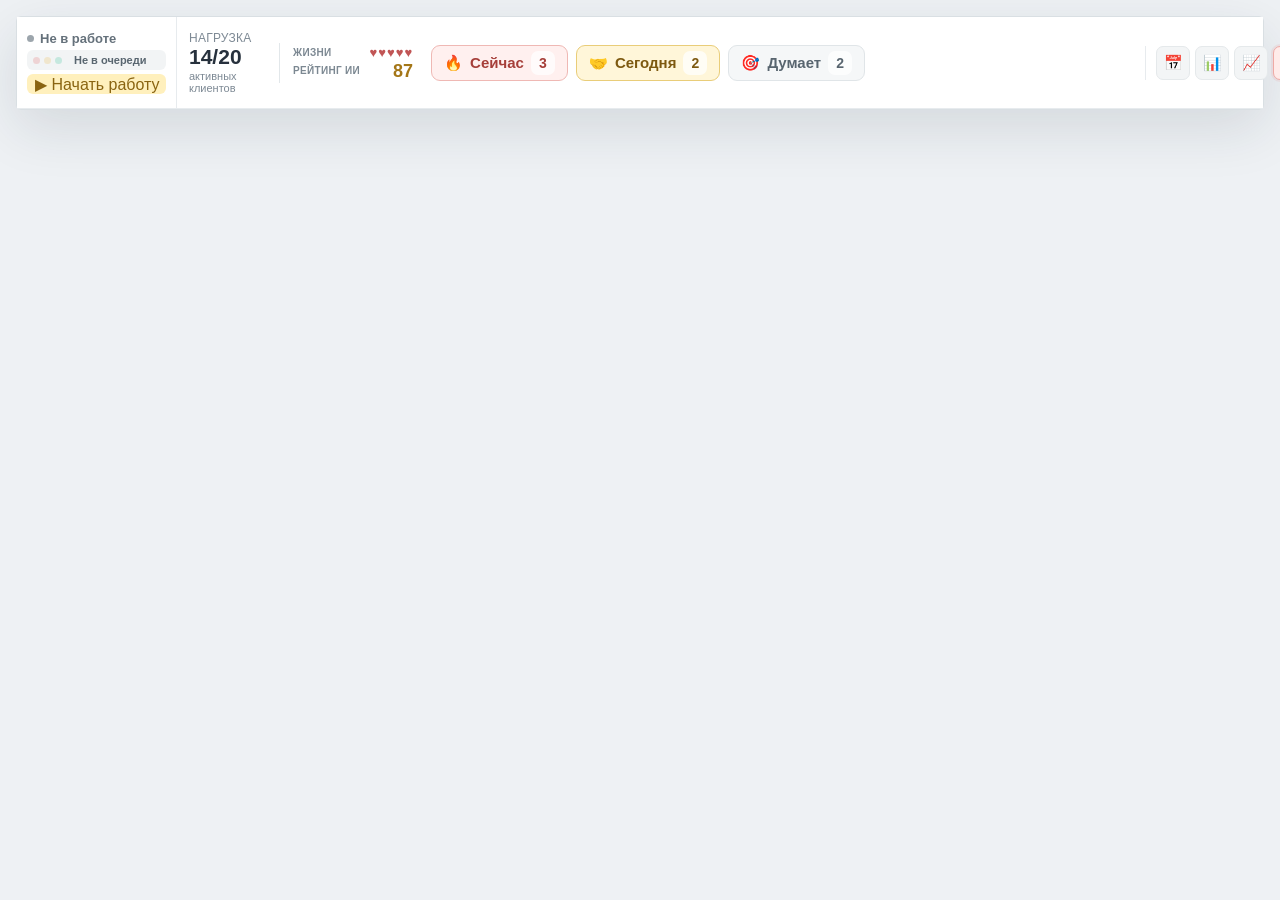
<file: manager-widget/index.html>
<!doctype html>
<html lang="ru">
  <head>
    <meta charset="UTF-8" />
    <meta name="viewport" content="width=device-width, initial-scale=1.0" />
    <meta
      name="description"
      content="Интерактивный макет рабочего виджета менеджера по продажам"
    />
    <title>Рабочий виджет менеджера</title>
    <script type="module" crossorigin src="./assets/index-DI4oJJJg.js"></script>
    <link rel="stylesheet" crossorigin href="./assets/index-CFSSY342.css">
  </head>
  <body>
    <div id="root"></div>
  </body>
</html>
</file>
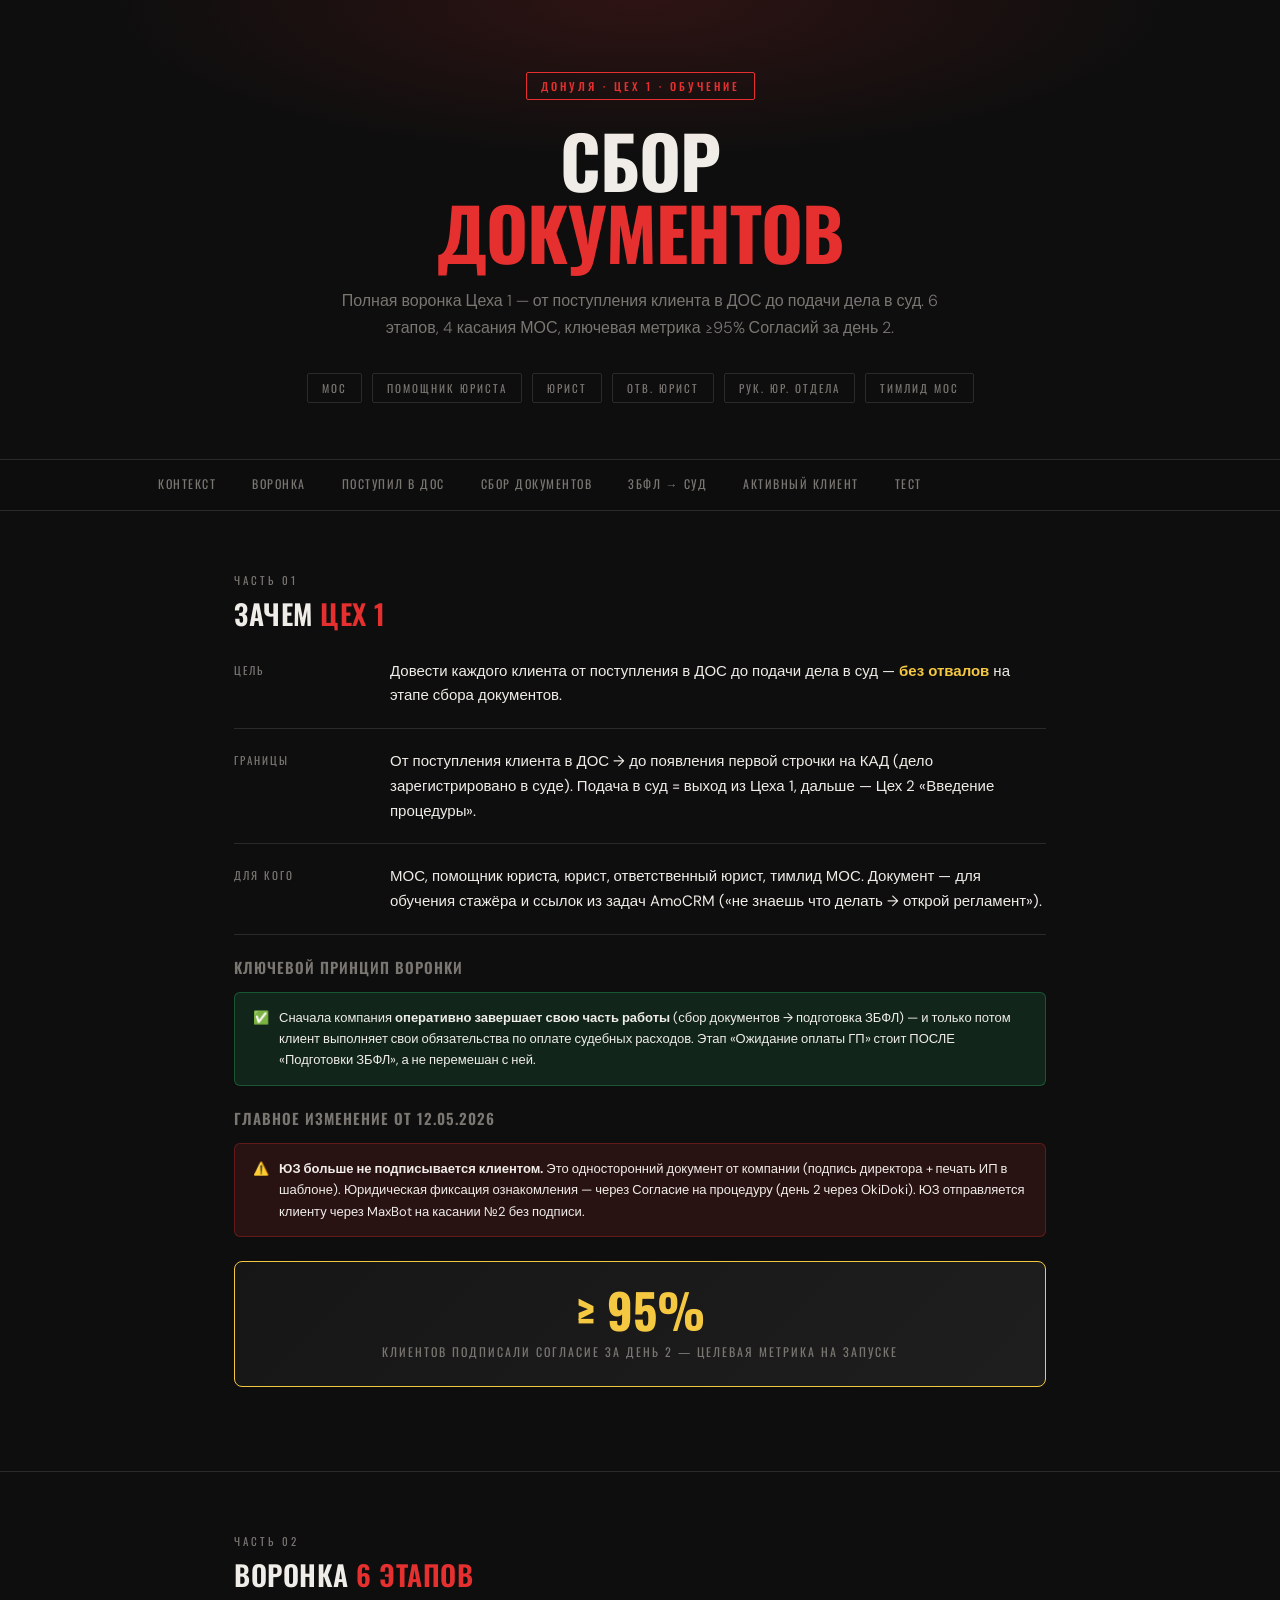
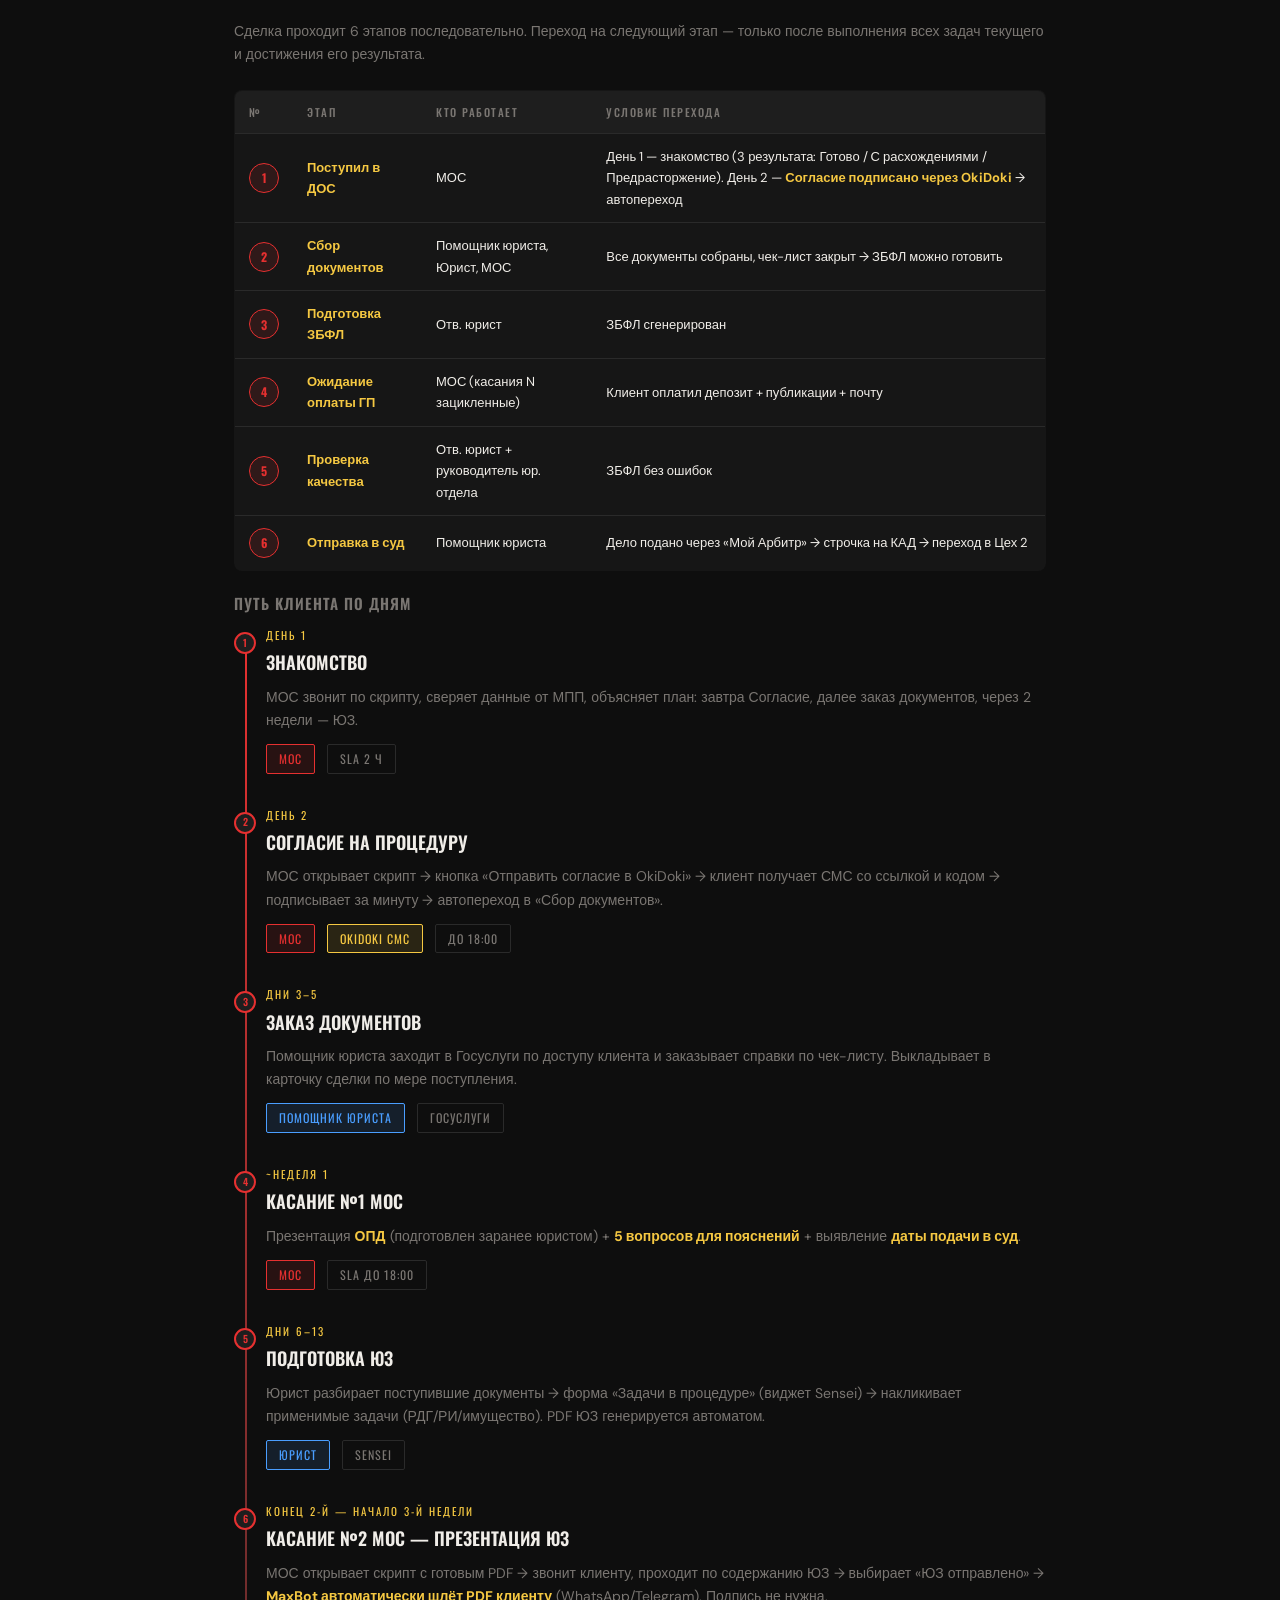
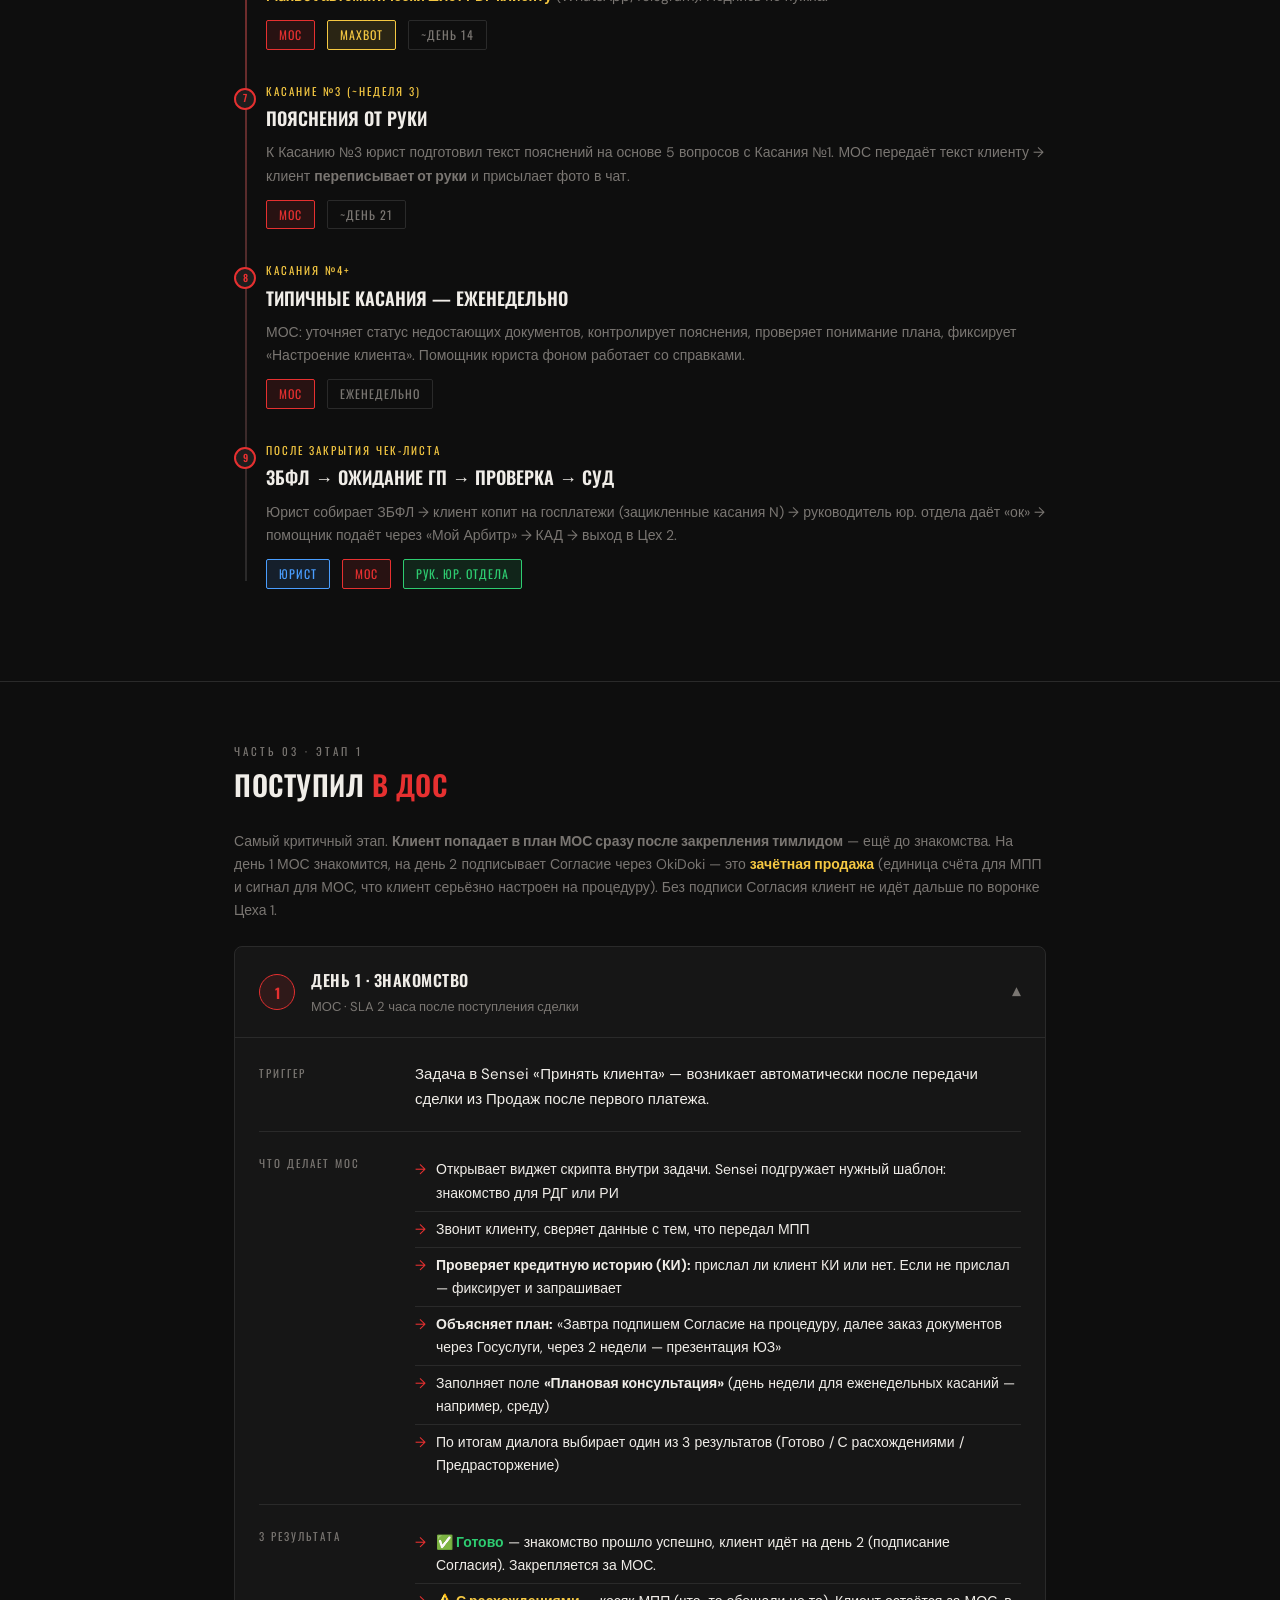
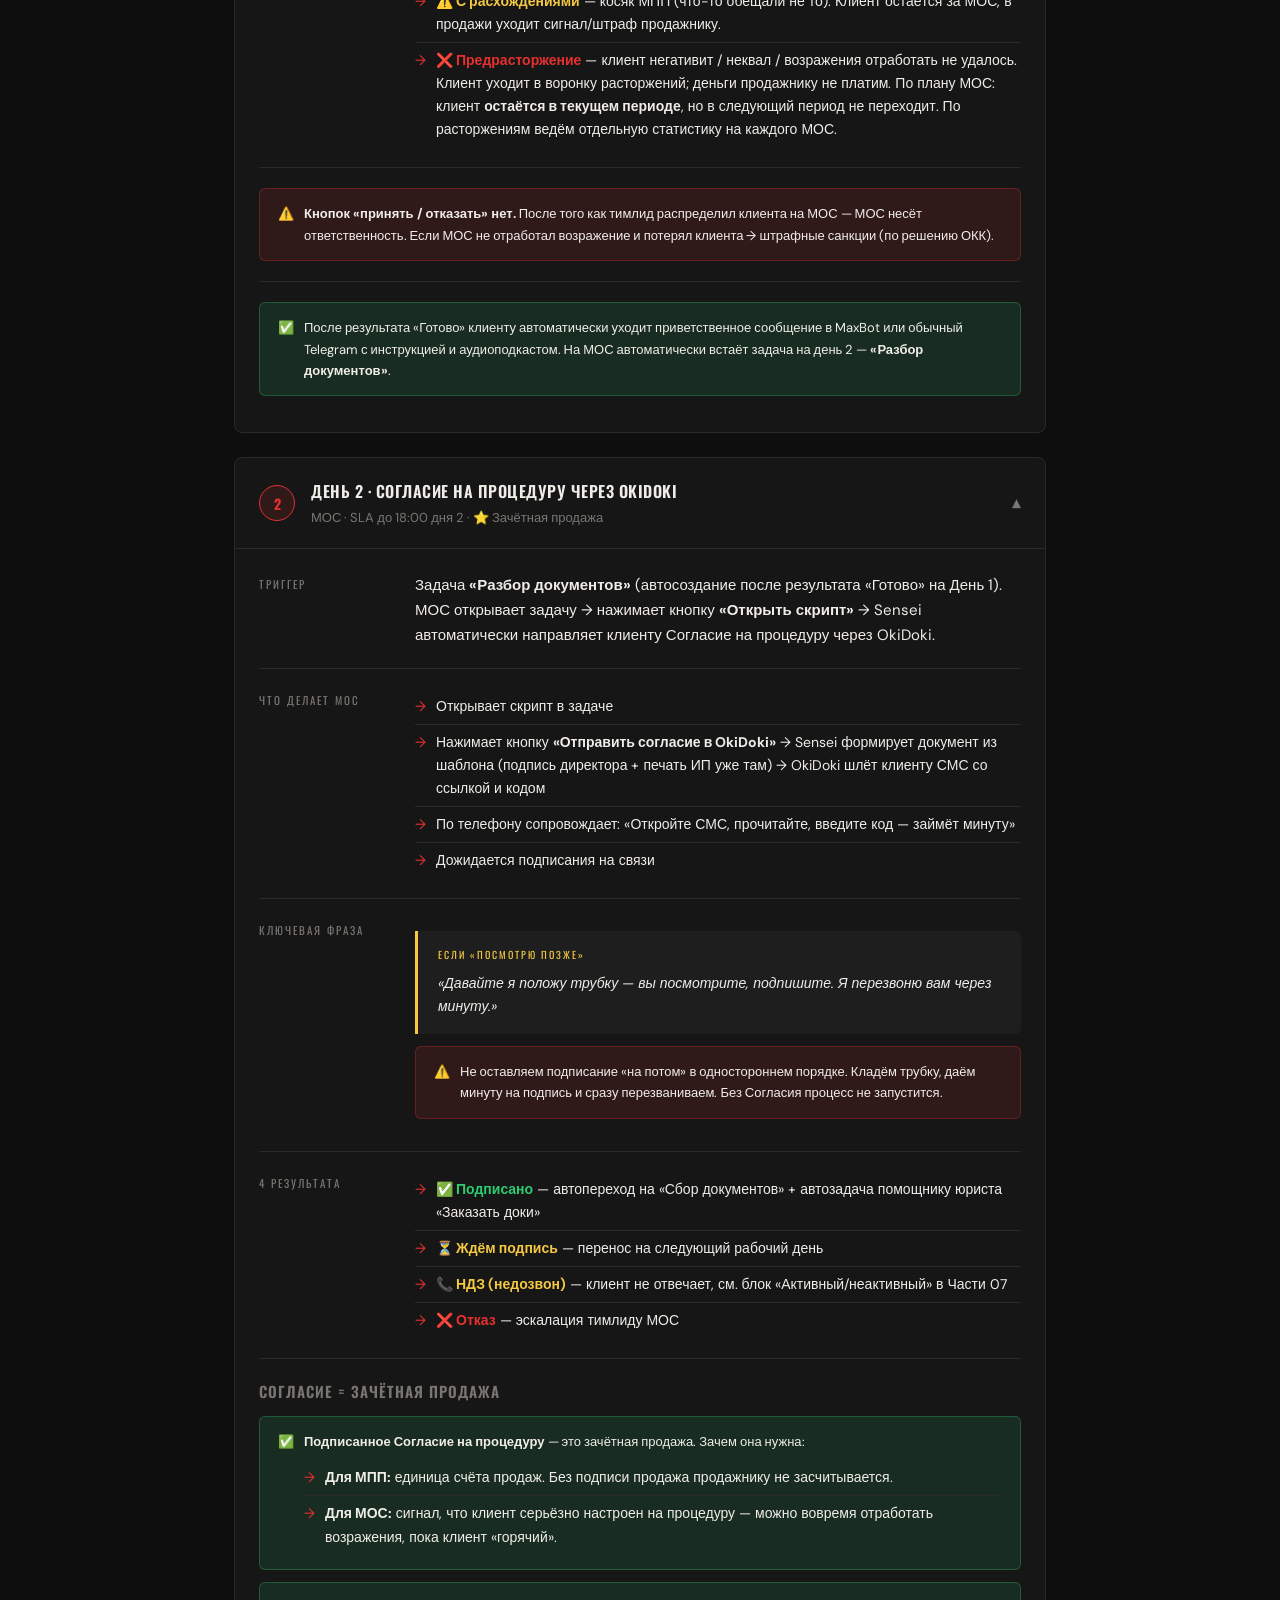
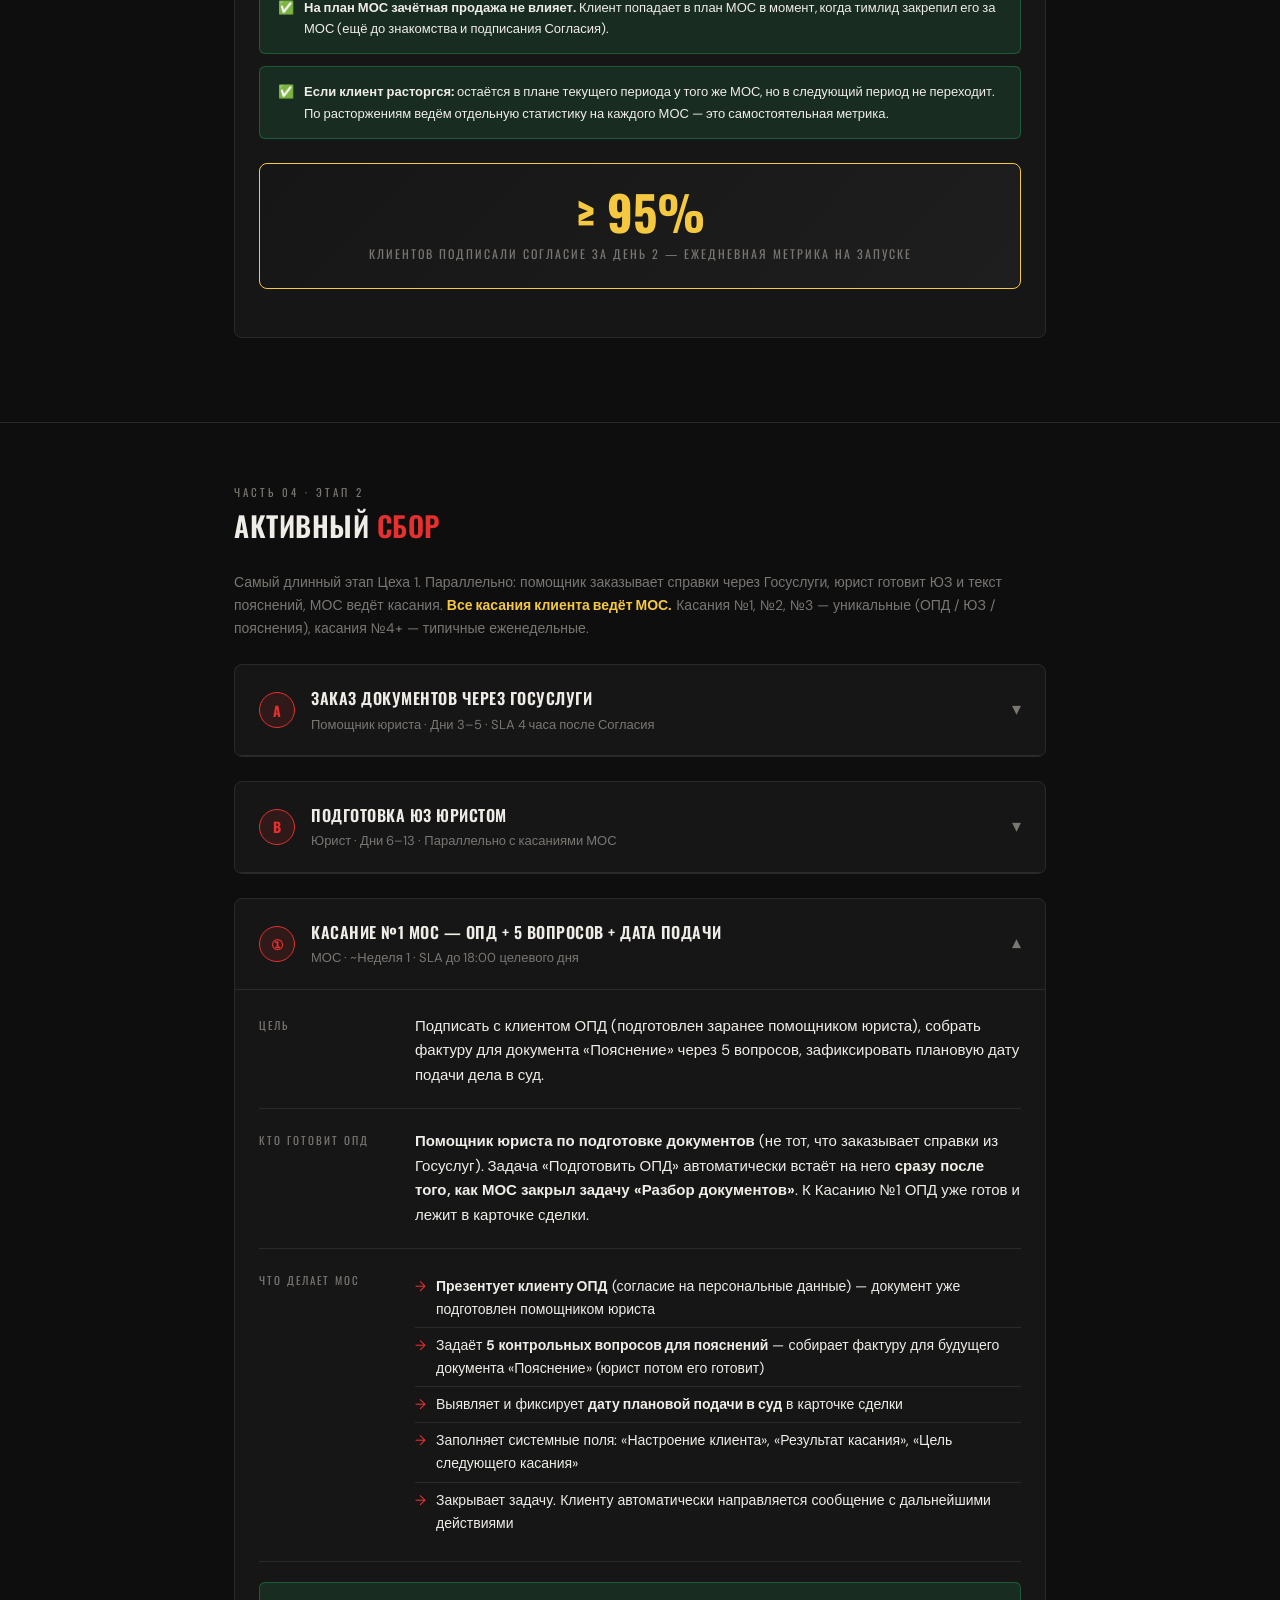
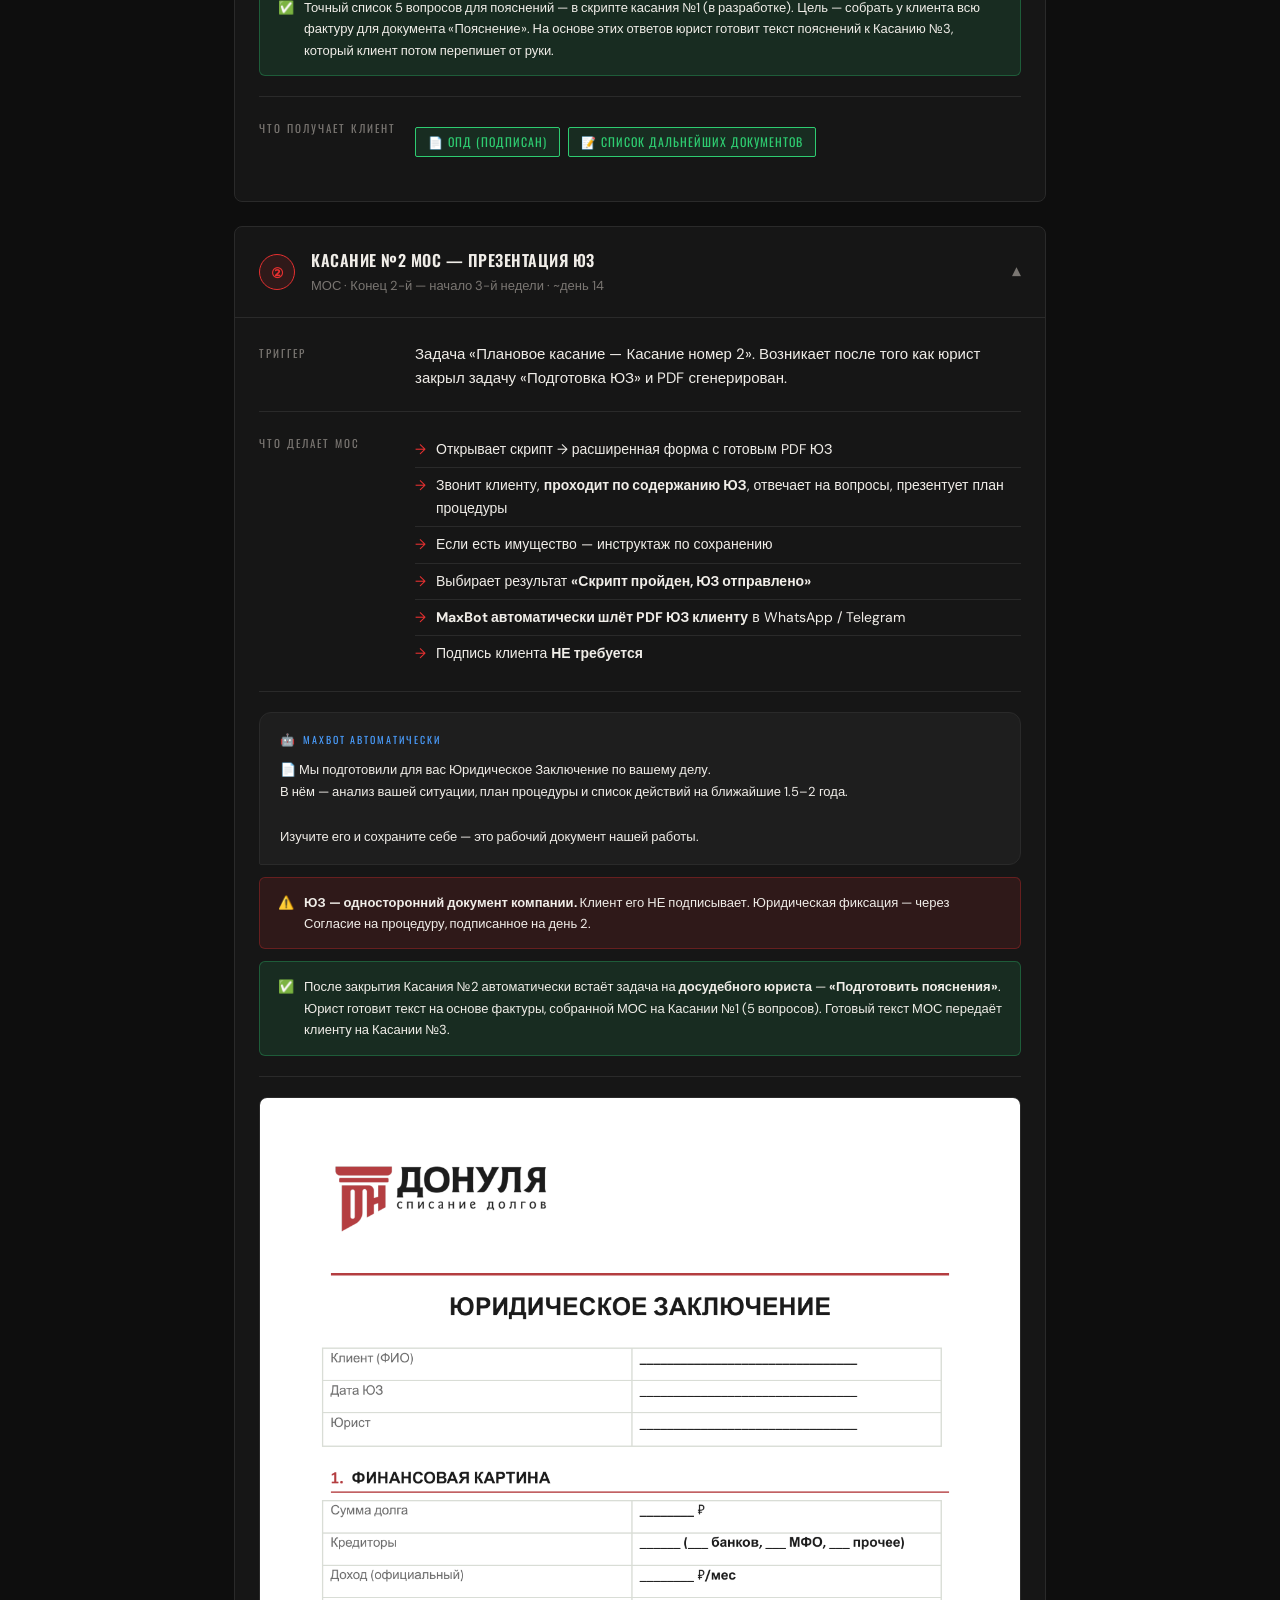
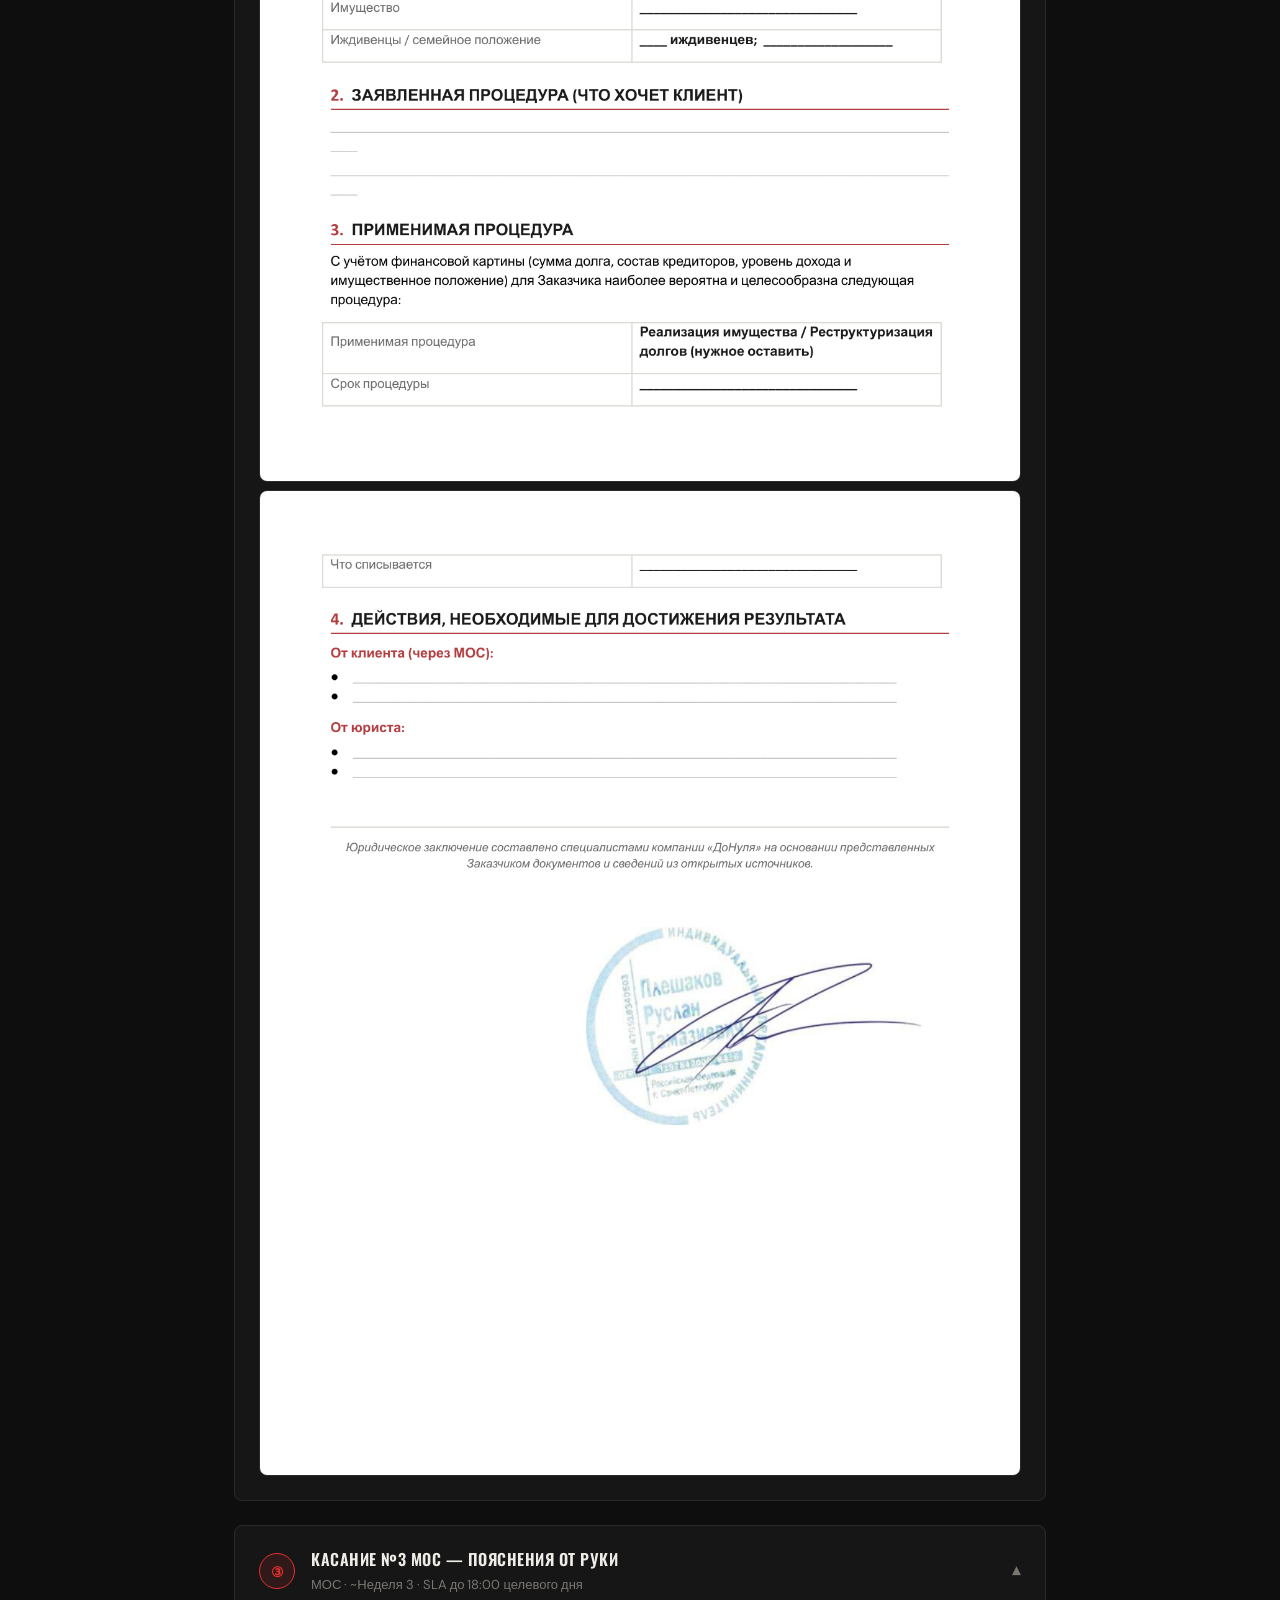
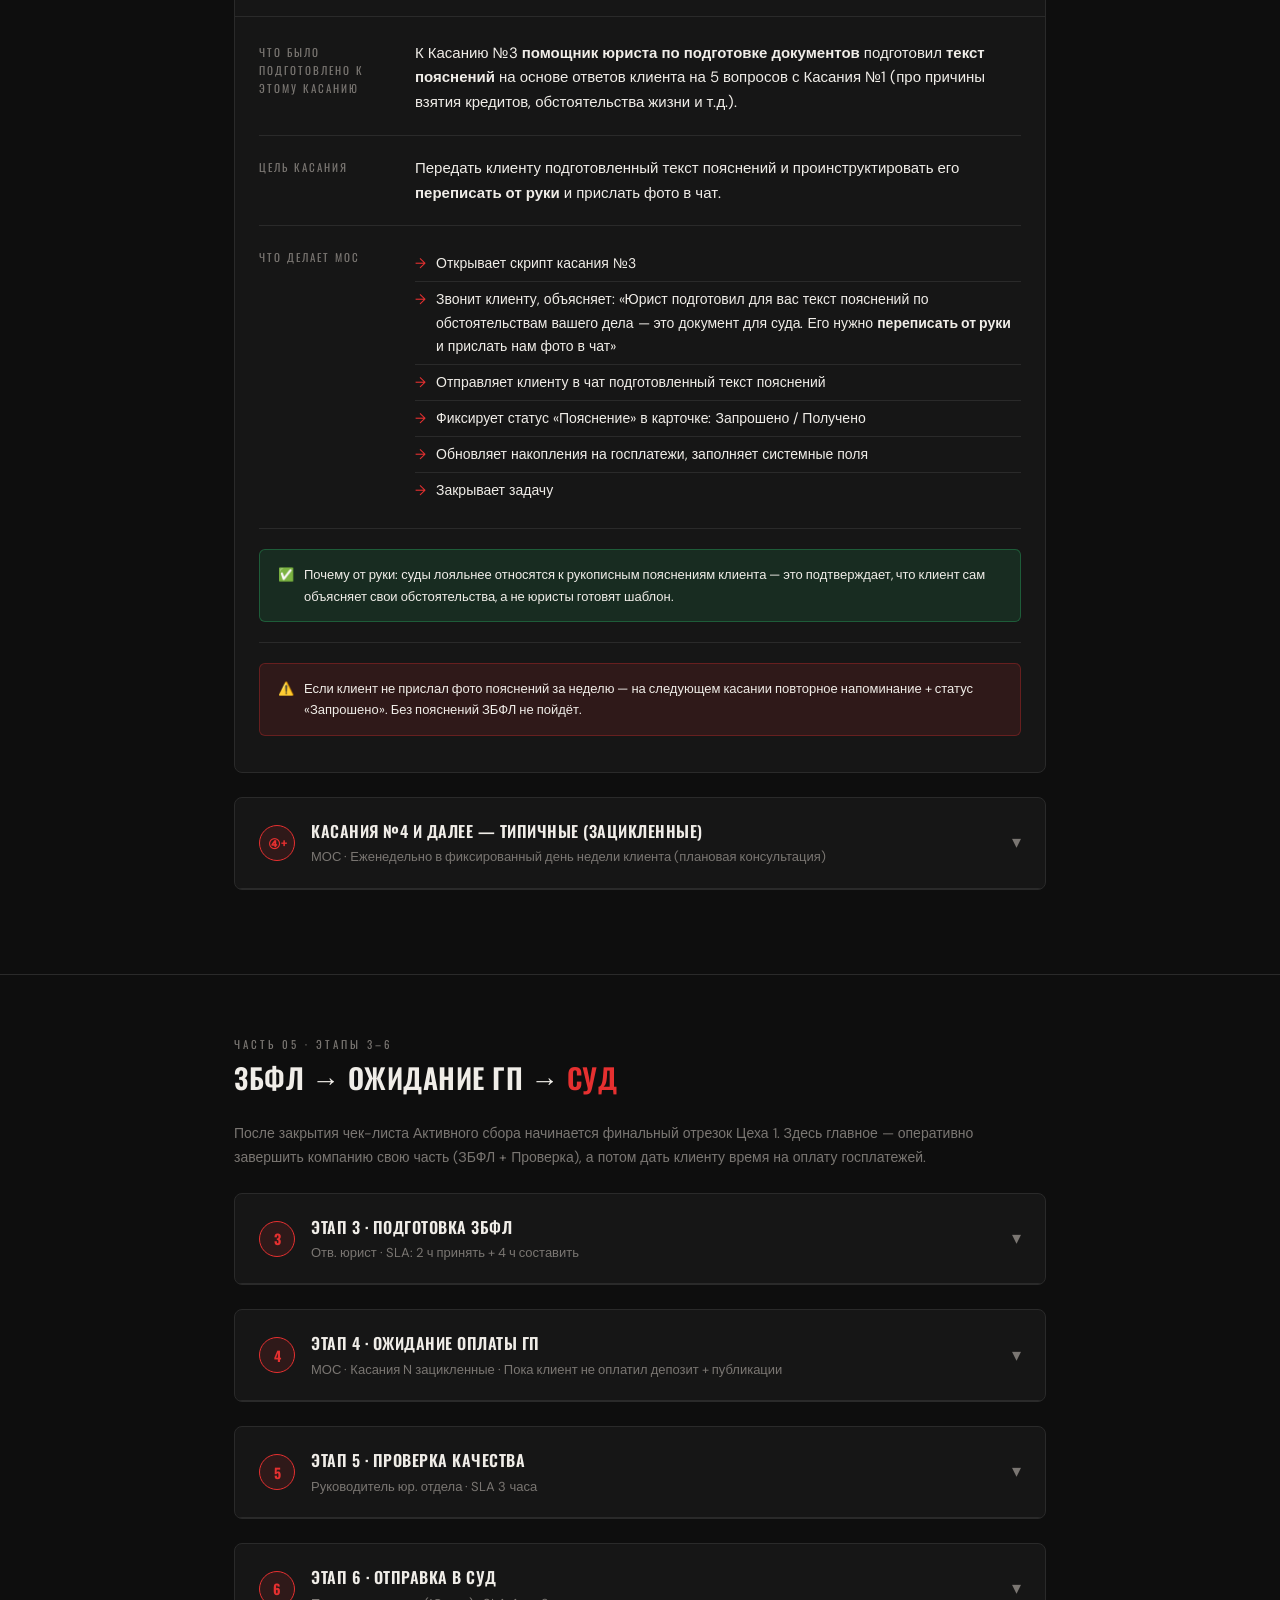
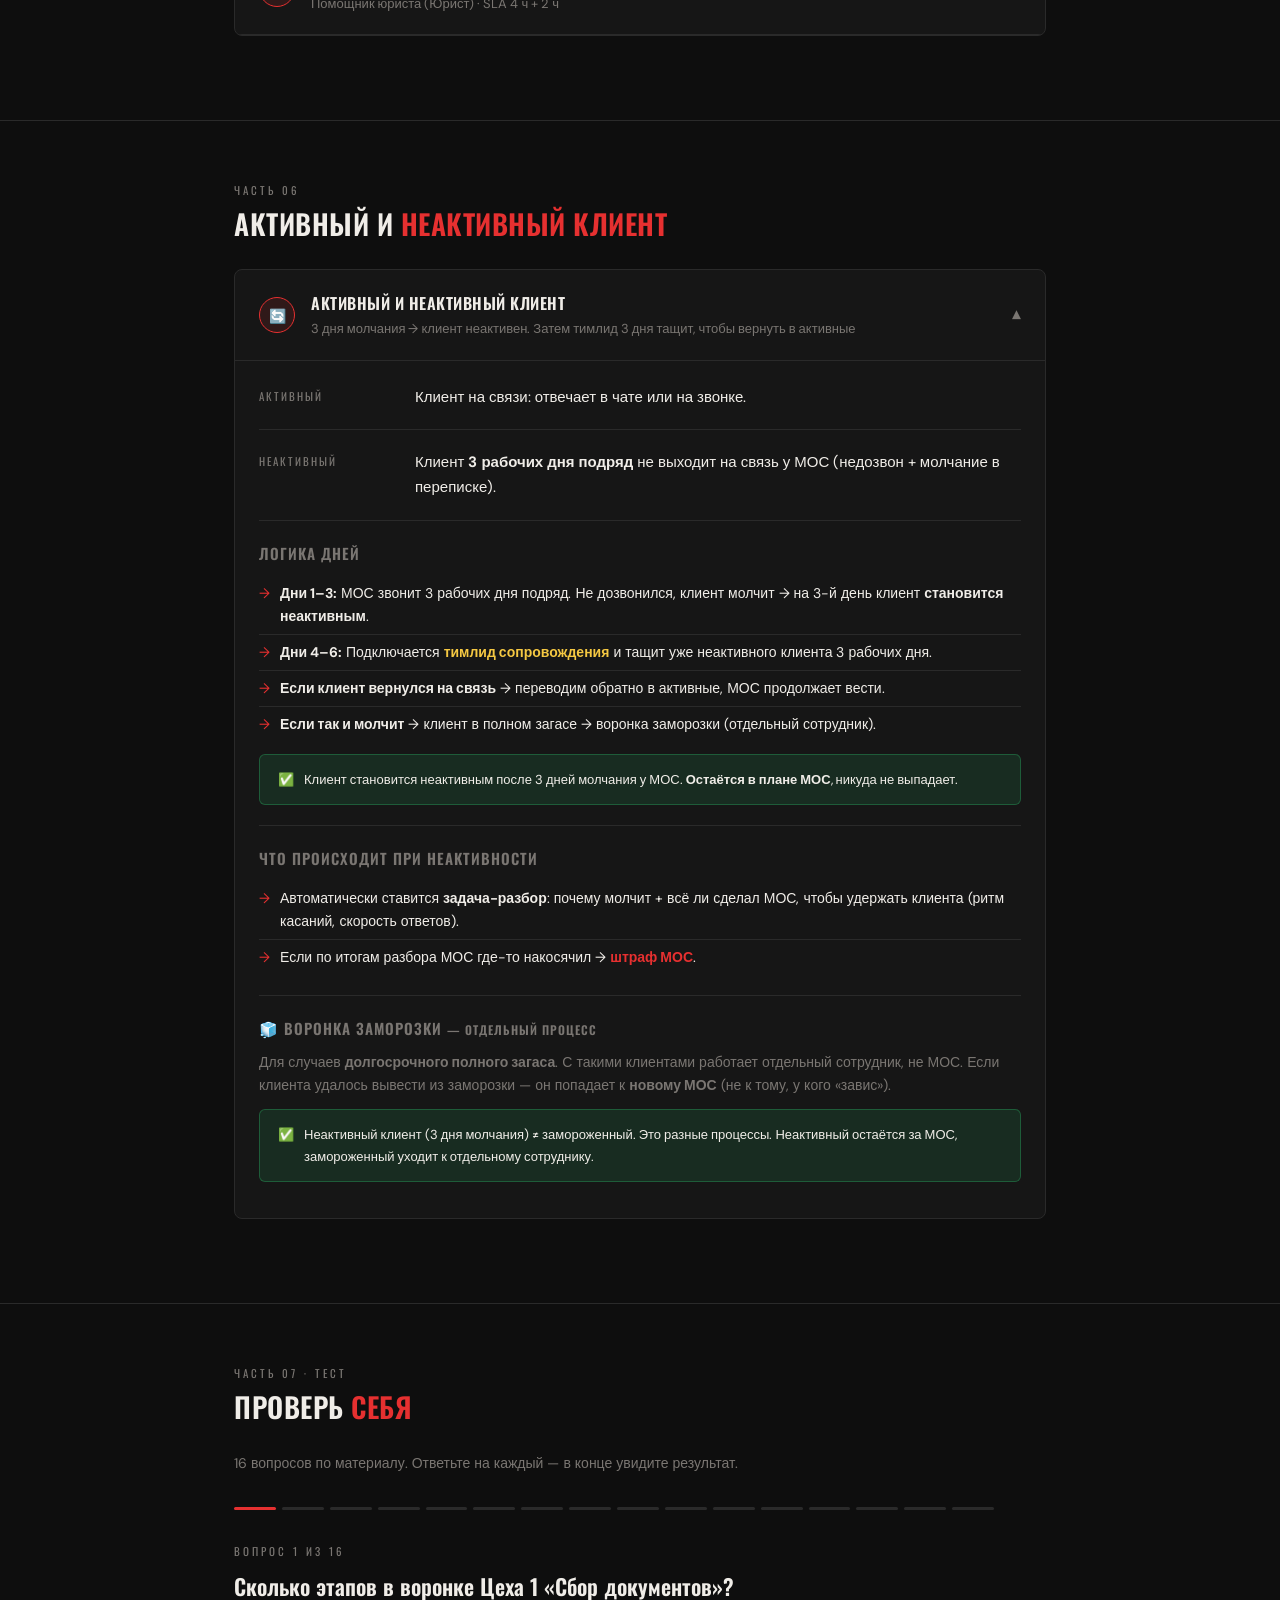
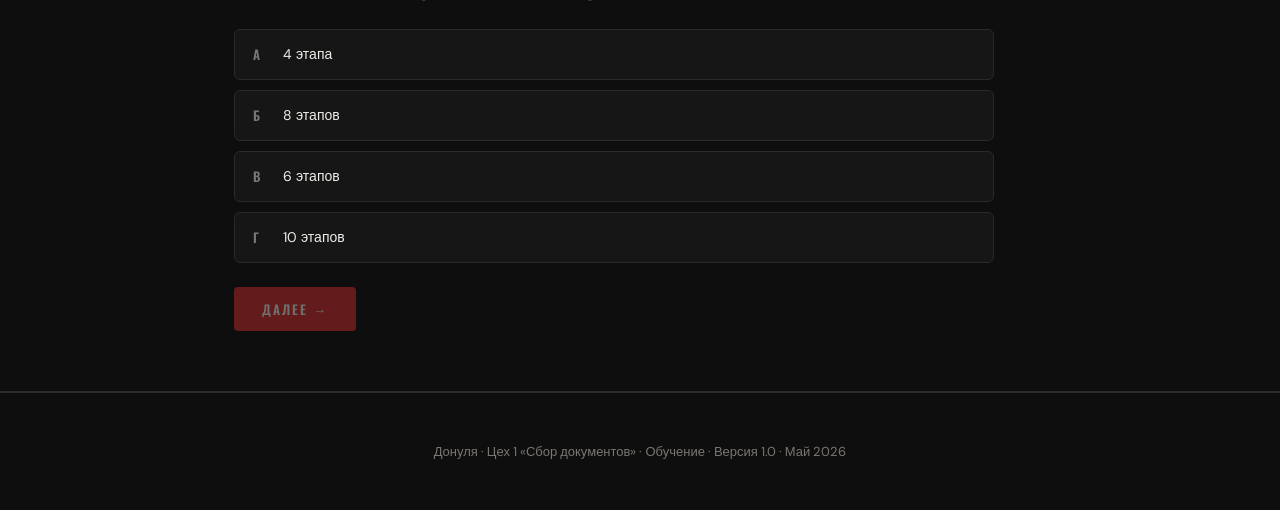
<file: tsekh-1.html>
<!DOCTYPE html>
<html lang="ru">
<head>
<meta charset="UTF-8">
<meta name="viewport" content="width=device-width, initial-scale=1.0">
<title>Цех 1 — Сбор документов | Донуля</title>
<link href="https://fonts.googleapis.com/css2?family=Oswald:wght@400;500;600;700&family=DM+Sans:wght@300;400;500&display=swap" rel="stylesheet">
<style>
  *, *::before, *::after { box-sizing: border-box; margin: 0; padding: 0; }

  :root {
    --bg: #0e0e0e;
    --surface: #161616;
    --surface2: #1e1e1e;
    --border: #2a2a2a;
    --red: #e63030;
    --red-dim: rgba(230,48,48,0.12);
    --red-glow: rgba(230,48,48,0.25);
    --text: #f0ede8;
    --muted: #7a7672;
    --accent: #f5c842;
    --accent-dim: rgba(245,200,66,0.12);
    --green: #2ecc71;
    --green-dim: rgba(46,204,113,0.12);
    --blue: #4a9eff;
    --blue-dim: rgba(74,158,255,0.12);
  }

  html { scroll-behavior: smooth; }

  body {
    background: var(--bg);
    color: var(--text);
    font-family: 'DM Sans', sans-serif;
    font-size: 15px;
    line-height: 1.65;
    min-height: 100vh;
  }

  /* HEADER */
  .header {
    position: relative;
    padding: 72px 24px 56px;
    text-align: center;
    overflow: hidden;
    border-bottom: 1px solid var(--border);
  }
  .header::before {
    content: '';
    position: absolute;
    inset: 0;
    background: radial-gradient(ellipse 60% 50% at 50% 0%, rgba(230,48,48,0.15) 0%, transparent 70%);
    pointer-events: none;
  }
  .label {
    display: inline-block;
    font-family: 'Oswald', sans-serif;
    font-size: 11px;
    font-weight: 500;
    letter-spacing: 3px;
    text-transform: uppercase;
    color: var(--red);
    border: 1px solid var(--red);
    padding: 4px 14px;
    border-radius: 2px;
    margin-bottom: 24px;
  }
  .header h1 {
    font-family: 'Oswald', sans-serif;
    font-size: clamp(36px, 7vw, 72px);
    font-weight: 700;
    line-height: 1;
    letter-spacing: -1px;
    text-transform: uppercase;
    margin-bottom: 20px;
  }
  .header h1 span { color: var(--red); }
  .header-sub {
    max-width: 640px;
    margin: 0 auto 32px;
    color: var(--muted);
    font-size: 16px;
    font-weight: 300;
  }
  .header-roles {
    display: flex;
    gap: 10px;
    justify-content: center;
    flex-wrap: wrap;
  }
  .role-badge {
    font-family: 'Oswald', sans-serif;
    font-size: 11px;
    letter-spacing: 2px;
    text-transform: uppercase;
    padding: 5px 14px;
    border-radius: 2px;
    border: 1px solid var(--border);
    color: var(--muted);
  }

  /* NAV */
  .nav {
    position: sticky;
    top: 0;
    z-index: 100;
    background: rgba(14,14,14,0.95);
    backdrop-filter: blur(12px);
    border-bottom: 1px solid var(--border);
    padding: 0 24px;
    overflow-x: auto;
  }
  .nav-inner {
    max-width: 1000px;
    margin: 0 auto;
    display: flex;
    gap: 0;
  }
  .nav a {
    display: block;
    padding: 14px 18px;
    font-family: 'Oswald', sans-serif;
    font-size: 12px;
    letter-spacing: 1.5px;
    text-transform: uppercase;
    color: var(--muted);
    text-decoration: none;
    white-space: nowrap;
    border-bottom: 2px solid transparent;
    transition: color 0.2s, border-color 0.2s;
  }
  .nav a:hover { color: var(--text); border-color: var(--red); }

  /* LAYOUT */
  .container { max-width: 860px; margin: 0 auto; padding: 0 24px; }
  .section { padding: 60px 0; border-bottom: 1px solid var(--border); }
  .section-number {
    font-family: 'Oswald', sans-serif;
    font-size: 11px;
    letter-spacing: 3px;
    text-transform: uppercase;
    color: var(--muted);
    margin-bottom: 8px;
  }
  .section-title {
    font-family: 'Oswald', sans-serif;
    font-size: 28px;
    font-weight: 600;
    text-transform: uppercase;
    letter-spacing: 0.5px;
    margin-bottom: 28px;
    line-height: 1.2;
  }
  .section-title span { color: var(--red); }

  /* TIMELINE / FUNNEL */
  .timeline { position: relative; padding-left: 32px; }
  .timeline::before {
    content: '';
    position: absolute;
    left: 11px;
    top: 8px;
    bottom: 8px;
    width: 2px;
    background: linear-gradient(to bottom, var(--red), var(--border));
  }
  .tl-item { position: relative; margin-bottom: 32px; }
  .tl-dot {
    position: absolute;
    left: -32px;
    top: 6px;
    width: 22px;
    height: 22px;
    border-radius: 50%;
    background: var(--surface2);
    border: 2px solid var(--red);
    display: flex;
    align-items: center;
    justify-content: center;
    font-family: 'Oswald', sans-serif;
    font-size: 10px;
    font-weight: 600;
    color: var(--red);
  }
  .tl-day {
    font-family: 'Oswald', sans-serif;
    font-size: 11px;
    letter-spacing: 2px;
    text-transform: uppercase;
    color: var(--accent);
    margin-bottom: 4px;
  }
  .tl-title {
    font-family: 'Oswald', sans-serif;
    font-size: 18px;
    font-weight: 600;
    text-transform: uppercase;
    margin-bottom: 8px;
  }
  .tl-desc { color: var(--muted); font-size: 14px; }
  .tl-parallel {
    display: flex;
    gap: 12px;
    margin-top: 12px;
    flex-wrap: wrap;
  }
  .tl-tag {
    font-size: 12px;
    padding: 4px 12px;
    border-radius: 2px;
    border: 1px solid var(--border);
    color: var(--muted);
    font-family: 'Oswald', sans-serif;
    letter-spacing: 1px;
    text-transform: uppercase;
  }
  .tl-tag.red { border-color: var(--red); color: var(--red); background: var(--red-dim); }
  .tl-tag.green { border-color: var(--green); color: var(--green); background: var(--green-dim); }
  .tl-tag.yellow { border-color: var(--accent); color: var(--accent); background: var(--accent-dim); }
  .tl-tag.blue { border-color: var(--blue); color: var(--blue); background: var(--blue-dim); }

  /* STAGE CARDS */
  .stage-card {
    background: var(--surface);
    border: 1px solid var(--border);
    border-radius: 8px;
    margin-bottom: 24px;
    overflow: hidden;
  }
  .stage-header {
    padding: 20px 24px;
    border-bottom: 1px solid var(--border);
    display: flex;
    align-items: center;
    gap: 16px;
    cursor: pointer;
    user-select: none;
  }
  .stage-header:hover { background: var(--surface2); }
  .stage-num {
    width: 36px;
    height: 36px;
    border-radius: 50%;
    background: var(--red-dim);
    border: 1px solid var(--red);
    display: flex;
    align-items: center;
    justify-content: center;
    font-family: 'Oswald', sans-serif;
    font-size: 14px;
    font-weight: 700;
    color: var(--red);
    flex-shrink: 0;
  }
  .stage-info { flex: 1; }
  .stage-name {
    font-family: 'Oswald', sans-serif;
    font-size: 16px;
    font-weight: 600;
    text-transform: uppercase;
    letter-spacing: 0.5px;
  }
  .stage-meta { font-size: 13px; color: var(--muted); margin-top: 2px; }
  .stage-arrow {
    color: var(--muted);
    font-size: 18px;
    transition: transform 0.2s;
  }
  .stage-card.open .stage-arrow { transform: rotate(180deg); }
  .stage-body {
    display: none;
    padding: 24px;
  }
  .stage-card.open .stage-body { display: block; }

  /* ROLE BLOCKS */
  .role-row {
    display: grid;
    grid-template-columns: 140px 1fr;
    gap: 16px;
    margin-bottom: 20px;
    align-items: start;
  }
  .role-label {
    font-family: 'Oswald', sans-serif;
    font-size: 11px;
    letter-spacing: 2px;
    text-transform: uppercase;
    color: var(--muted);
    padding-top: 2px;
  }
  .role-content { color: var(--text); }

  /* QUOTE BOX */
  .quote-box {
    background: var(--surface2);
    border-left: 3px solid var(--accent);
    padding: 16px 20px;
    border-radius: 0 6px 6px 0;
    margin: 12px 0;
    font-size: 14px;
    color: var(--text);
    font-style: italic;
  }
  .quote-label {
    font-family: 'Oswald', sans-serif;
    font-size: 10px;
    letter-spacing: 2px;
    text-transform: uppercase;
    color: var(--accent);
    font-style: normal;
    margin-bottom: 8px;
  }

  /* BOT MESSAGE */
  .bot-msg {
    background: var(--surface2);
    border: 1px solid var(--border);
    border-radius: 12px 12px 12px 2px;
    padding: 16px 20px;
    font-size: 13px;
    line-height: 1.7;
    margin: 12px 0;
    position: relative;
  }
  .bot-label {
    font-family: 'Oswald', sans-serif;
    font-size: 10px;
    letter-spacing: 2px;
    text-transform: uppercase;
    color: var(--blue);
    margin-bottom: 10px;
    display: flex;
    align-items: center;
    gap: 6px;
  }
  .bot-label::before {
    content: '🤖';
    font-size: 12px;
  }

  /* WARNING BOX */
  .warn-box {
    background: var(--red-dim);
    border: 1px solid rgba(230,48,48,0.3);
    border-radius: 6px;
    padding: 14px 18px;
    font-size: 13px;
    color: var(--text);
    margin: 12px 0;
    display: flex;
    gap: 10px;
    align-items: flex-start;
  }
  .warn-box::before { content: '⚠️'; flex-shrink: 0; }

  /* INFO BOX */
  .info-box {
    background: var(--green-dim);
    border: 1px solid rgba(46,204,113,0.3);
    border-radius: 6px;
    padding: 14px 18px;
    font-size: 13px;
    color: var(--text);
    margin: 12px 0;
    display: flex;
    gap: 10px;
    align-items: flex-start;
  }
  .info-box::before { content: '✅'; flex-shrink: 0; }

  /* FUNNEL TABLE */
  .funnel-table {
    width: 100%;
    border-collapse: collapse;
    margin: 20px 0;
    background: var(--surface);
    border: 1px solid var(--border);
    border-radius: 8px;
    overflow: hidden;
  }
  .funnel-table th, .funnel-table td {
    padding: 12px 14px;
    text-align: left;
    border-bottom: 1px solid var(--border);
    font-size: 13px;
  }
  .funnel-table th {
    background: var(--surface2);
    font-family: 'Oswald', sans-serif;
    font-size: 11px;
    letter-spacing: 1.5px;
    text-transform: uppercase;
    color: var(--muted);
    font-weight: 500;
  }
  .funnel-table tr:last-child td { border-bottom: none; }
  .funnel-table tr:hover td { background: var(--surface2); }
  .funnel-table td strong { color: var(--accent); }
  .funnel-num {
    width: 30px;
    height: 30px;
    border-radius: 50%;
    background: var(--red-dim);
    border: 1px solid var(--red);
    display: inline-flex;
    align-items: center;
    justify-content: center;
    font-family: 'Oswald', sans-serif;
    font-size: 12px;
    font-weight: 700;
    color: var(--red);
  }

  /* DOC CARDS */
  .doc-card {
    background: var(--surface);
    border: 1px solid var(--border);
    border-radius: 8px;
    padding: 24px;
    margin-bottom: 16px;
  }
  .doc-card-header {
    display: flex;
    align-items: center;
    gap: 12px;
    margin-bottom: 16px;
  }
  .doc-icon {
    width: 40px;
    height: 40px;
    background: var(--accent-dim);
    border: 1px solid var(--accent);
    border-radius: 6px;
    display: flex;
    align-items: center;
    justify-content: center;
    font-size: 18px;
  }
  .doc-name {
    font-family: 'Oswald', sans-serif;
    font-size: 16px;
    font-weight: 600;
    text-transform: uppercase;
  }
  .doc-when { font-size: 13px; color: var(--muted); margin-top: 2px; }
  .doc-items { list-style: none; }
  .doc-items li {
    padding: 8px 0;
    border-bottom: 1px solid var(--border);
    font-size: 14px;
    display: flex;
    gap: 10px;
  }
  .doc-items li:last-child { border-bottom: none; }
  .doc-items li::before { content: '—'; color: var(--red); flex-shrink: 0; }

  /* RULES */
  .rule-item {
    display: flex;
    gap: 16px;
    padding: 18px 0;
    border-bottom: 1px solid var(--border);
    align-items: flex-start;
  }
  .rule-item:last-child { border-bottom: none; }
  .rule-num {
    width: 28px;
    height: 28px;
    background: var(--red-dim);
    border: 1px solid var(--red);
    border-radius: 4px;
    display: flex;
    align-items: center;
    justify-content: center;
    font-family: 'Oswald', sans-serif;
    font-size: 13px;
    font-weight: 700;
    color: var(--red);
    flex-shrink: 0;
  }
  .rule-text { font-size: 14px; color: var(--text); line-height: 1.6; }
  .rule-text strong { color: var(--accent); font-weight: 500; }

  /* QUIZ */
  .quiz-wrap { max-width: 760px; }
  .quiz-progress {
    display: flex;
    gap: 6px;
    margin-bottom: 32px;
  }
  .quiz-pip {
    flex: 1;
    height: 3px;
    background: var(--border);
    border-radius: 2px;
    transition: background 0.3s;
  }
  .quiz-pip.done { background: var(--green); }
  .quiz-pip.active { background: var(--red); }

  .quiz-q { display: none; }
  .quiz-q.active { display: block; }
  .quiz-counter {
    font-family: 'Oswald', sans-serif;
    font-size: 11px;
    letter-spacing: 3px;
    text-transform: uppercase;
    color: var(--muted);
    margin-bottom: 12px;
  }
  .quiz-question {
    font-family: 'Oswald', sans-serif;
    font-size: 22px;
    font-weight: 600;
    line-height: 1.3;
    margin-bottom: 28px;
  }
  .quiz-options { display: flex; flex-direction: column; gap: 10px; margin-bottom: 24px; }
  .quiz-option {
    background: var(--surface);
    border: 1px solid var(--border);
    border-radius: 6px;
    padding: 14px 18px;
    cursor: pointer;
    font-size: 14px;
    line-height: 1.5;
    transition: border-color 0.2s, background 0.2s;
    display: flex;
    gap: 12px;
    align-items: flex-start;
  }
  .quiz-option:hover:not(.selected):not(.correct):not(.wrong) {
    border-color: var(--muted);
    background: var(--surface2);
  }
  .quiz-option.correct {
    border-color: var(--green);
    background: var(--green-dim);
    color: var(--green);
  }
  .quiz-option.wrong {
    border-color: var(--red);
    background: var(--red-dim);
    color: var(--red);
  }
  .opt-letter {
    font-family: 'Oswald', sans-serif;
    font-size: 13px;
    font-weight: 600;
    color: var(--muted);
    width: 18px;
    flex-shrink: 0;
    padding-top: 1px;
  }
  .quiz-feedback {
    display: none;
    padding: 14px 18px;
    border-radius: 6px;
    font-size: 14px;
    margin-bottom: 20px;
    line-height: 1.5;
  }
  .quiz-feedback.show { display: block; }
  .quiz-feedback.ok { background: var(--green-dim); border: 1px solid rgba(46,204,113,0.3); color: var(--green); }
  .quiz-feedback.fail { background: var(--red-dim); border: 1px solid rgba(230,48,48,0.3); color: #ff8080; }

  .quiz-btn {
    display: inline-flex;
    align-items: center;
    gap: 8px;
    background: var(--red);
    color: #fff;
    font-family: 'Oswald', sans-serif;
    font-size: 13px;
    font-weight: 600;
    letter-spacing: 2px;
    text-transform: uppercase;
    padding: 12px 28px;
    border: none;
    border-radius: 4px;
    cursor: pointer;
    transition: opacity 0.2s;
  }
  .quiz-btn:hover { opacity: 0.85; }
  .quiz-btn:disabled { opacity: 0.4; cursor: not-allowed; }

  .quiz-result { display: none; text-align: center; padding: 40px 0; }
  .quiz-result.show { display: block; }
  .result-score {
    font-family: 'Oswald', sans-serif;
    font-size: 80px;
    font-weight: 700;
    line-height: 1;
    margin-bottom: 8px;
  }
  .result-score.great { color: var(--green); }
  .result-score.ok { color: var(--accent); }
  .result-score.fail { color: var(--red); }
  .result-label {
    font-family: 'Oswald', sans-serif;
    font-size: 14px;
    letter-spacing: 3px;
    text-transform: uppercase;
    color: var(--muted);
    margin-bottom: 24px;
  }
  .result-msg {
    font-size: 16px;
    color: var(--text);
    max-width: 480px;
    margin: 0 auto 32px;
    line-height: 1.6;
  }

  /* UTILS */
  ul.plain { list-style: none; }
  ul.plain li {
    padding: 6px 0;
    font-size: 14px;
    color: var(--muted);
    border-bottom: 1px solid var(--border);
    display: flex;
    gap: 10px;
  }
  ul.plain li:last-child { border-bottom: none; }
  ul.plain li::before { content: '→'; color: var(--red); flex-shrink: 0; }
  ul.plain li span { color: var(--text); }

  .two-col { display: grid; grid-template-columns: 1fr 1fr; gap: 16px; }
  @media (max-width: 600px) { .two-col { grid-template-columns: 1fr; } .role-row { grid-template-columns: 1fr; } }

  .tag-row { display: flex; gap: 8px; flex-wrap: wrap; margin-top: 10px; }
  .tag {
    font-family: 'Oswald', sans-serif;
    font-size: 11px;
    letter-spacing: 1.5px;
    text-transform: uppercase;
    padding: 4px 10px;
    border-radius: 2px;
    border: 1px solid var(--border);
    color: var(--muted);
  }

  .divider { height: 1px; background: var(--border); margin: 20px 0; }

  h3 {
    font-family: 'Oswald', sans-serif;
    font-size: 15px;
    font-weight: 600;
    text-transform: uppercase;
    letter-spacing: 1px;
    color: var(--muted);
    margin: 20px 0 10px;
  }

  p { margin-bottom: 12px; font-size: 14px; color: var(--muted); }
  p:last-child { margin-bottom: 0; }

  .footer {
    text-align: center;
    padding: 48px 24px;
    color: var(--muted);
    font-size: 13px;
    border-top: 1px solid var(--border);
  }

  /* KPI BOX */
  .kpi-box {
    background: linear-gradient(135deg, var(--surface) 0%, var(--surface2) 100%);
    border: 1px solid var(--accent);
    border-radius: 8px;
    padding: 24px;
    margin: 24px 0;
    text-align: center;
  }
  .kpi-value {
    font-family: 'Oswald', sans-serif;
    font-size: 48px;
    font-weight: 700;
    color: var(--accent);
    line-height: 1;
  }
  .kpi-label {
    font-family: 'Oswald', sans-serif;
    font-size: 12px;
    letter-spacing: 2px;
    text-transform: uppercase;
    color: var(--muted);
    margin-top: 8px;
  }
</style>
</head>
<body>

<!-- HEADER -->
<div class="header">
  <div class="label">Донуля · Цех 1 · Обучение</div>
  <h1>Сбор<br><span>документов</span></h1>
  <p class="header-sub">Полная воронка Цеха 1 — от поступления клиента в ДОС до подачи дела в суд. 6 этапов, 4 касания МОС, ключевая метрика ≥95% Согласий за день 2.</p>
  <div class="header-roles">
    <div class="role-badge">МОС</div>
    <div class="role-badge">Помощник юриста</div>
    <div class="role-badge">Юрист</div>
    <div class="role-badge">Отв. юрист</div>
    <div class="role-badge">Рук. юр. отдела</div>
    <div class="role-badge">Тимлид МОС</div>
  </div>
</div>

<!-- NAV -->
<nav class="nav">
  <div class="nav-inner">
    <a href="#context">Контекст</a>
    <a href="#funnel">Воронка</a>
    <a href="#stage1">Поступил в ДОС</a>
    <a href="#stage2">Сбор документов</a>
    <a href="#stage3-6">ЗБФЛ → Суд</a>
    <a href="#sla">Активный клиент</a>
    <a href="#test">Тест</a>
  </div>
</nav>

<!-- ЧАСТЬ 01 — КОНТЕКСТ -->
<section class="section" id="context">
  <div class="container">
    <div class="section-number">Часть 01</div>
    <div class="section-title">Зачем <span>Цех 1</span></div>

    <div class="role-row">
      <div class="role-label">Цель</div>
      <div class="role-content">Довести каждого клиента от поступления в ДОС до подачи дела в суд — <strong style="color:var(--accent)">без отвалов</strong> на этапе сбора документов.</div>
    </div>
    <div class="divider"></div>
    <div class="role-row">
      <div class="role-label">Границы</div>
      <div class="role-content">От поступления клиента в ДОС → до появления первой строчки на КАД (дело зарегистрировано в суде). Подача в суд = выход из Цеха 1, дальше — Цех 2 «Введение процедуры».</div>
    </div>
    <div class="divider"></div>
    <div class="role-row">
      <div class="role-label">Для кого</div>
      <div class="role-content">МОС, помощник юриста, юрист, ответственный юрист, тимлид МОС. Документ — для обучения стажёра и ссылок из задач AmoCRM («не знаешь что делать → открой регламент»).</div>
    </div>

    <div class="divider"></div>

    <h3>Ключевой принцип воронки</h3>
    <div class="info-box">
      <div>Сначала компания <strong>оперативно завершает свою часть работы</strong> (сбор документов → подготовка ЗБФЛ) — и только потом клиент выполняет свои обязательства по оплате судебных расходов. Этап «Ожидание оплаты ГП» стоит ПОСЛЕ «Подготовки ЗБФЛ», а не перемешан с ней.</div>
    </div>

    <h3>Главное изменение от 12.05.2026</h3>
    <div class="warn-box">
      <div><strong>ЮЗ больше не подписывается клиентом.</strong> Это односторонний документ от компании (подпись директора + печать ИП в шаблоне). Юридическая фиксация ознакомления — через Согласие на процедуру (день 2 через OkiDoki). ЮЗ отправляется клиенту через MaxBot на касании №2 без подписи.</div>
    </div>

    <div class="kpi-box">
      <div class="kpi-value">≥ 95%</div>
      <div class="kpi-label">клиентов подписали Согласие за день 2 — целевая метрика на запуске</div>
    </div>
  </div>
</section>

<!-- ЧАСТЬ 02 — ВОРОНКА -->
<section class="section" id="funnel">
  <div class="container">
    <div class="section-number">Часть 02</div>
    <div class="section-title">Воронка <span>6 этапов</span></div>

    <p style="margin-bottom:24px">Сделка проходит 6 этапов последовательно. Переход на следующий этап — только после выполнения всех задач текущего и достижения его результата.</p>

    <table class="funnel-table">
      <thead>
        <tr>
          <th width="50">№</th>
          <th>Этап</th>
          <th>Кто работает</th>
          <th>Условие перехода</th>
        </tr>
      </thead>
      <tbody>
        <tr>
          <td><span class="funnel-num">1</span></td>
          <td><strong>Поступил в ДОС</strong></td>
          <td>МОС</td>
          <td>День 1 — знакомство (3 результата: Готово / С расхождениями / Предрасторжение). День 2 — <strong>Согласие подписано через OkiDoki</strong> → автопереход</td>
        </tr>
        <tr>
          <td><span class="funnel-num">2</span></td>
          <td><strong>Сбор документов</strong></td>
          <td>Помощник юриста, Юрист, МОС</td>
          <td>Все документы собраны, чек-лист закрыт → ЗБФЛ можно готовить</td>
        </tr>
        <tr>
          <td><span class="funnel-num">3</span></td>
          <td><strong>Подготовка ЗБФЛ</strong></td>
          <td>Отв. юрист</td>
          <td>ЗБФЛ сгенерирован</td>
        </tr>
        <tr>
          <td><span class="funnel-num">4</span></td>
          <td><strong>Ожидание оплаты ГП</strong></td>
          <td>МОС (касания N зацикленные)</td>
          <td>Клиент оплатил депозит + публикации + почту</td>
        </tr>
        <tr>
          <td><span class="funnel-num">5</span></td>
          <td><strong>Проверка качества</strong></td>
          <td>Отв. юрист + руководитель юр. отдела</td>
          <td>ЗБФЛ без ошибок</td>
        </tr>
        <tr>
          <td><span class="funnel-num">6</span></td>
          <td><strong>Отправка в суд</strong></td>
          <td>Помощник юриста</td>
          <td>Дело подано через «Мой Арбитр» → строчка на КАД → переход в Цех 2</td>
        </tr>
      </tbody>
    </table>

    <h3>Путь клиента по дням</h3>
    <div class="timeline">

      <div class="tl-item">
        <div class="tl-dot">1</div>
        <div class="tl-day">День 1</div>
        <div class="tl-title">Знакомство</div>
        <div class="tl-desc">МОС звонит по скрипту, сверяет данные от МПП, объясняет план: завтра Согласие, далее заказ документов, через 2 недели — ЮЗ.</div>
        <div class="tl-parallel">
          <div class="tl-tag red">МОС</div>
          <div class="tl-tag">SLA 2 ч</div>
        </div>
      </div>

      <div class="tl-item">
        <div class="tl-dot">2</div>
        <div class="tl-day">День 2</div>
        <div class="tl-title">Согласие на процедуру</div>
        <div class="tl-desc">МОС открывает скрипт → кнопка «Отправить согласие в OkiDoki» → клиент получает СМС со ссылкой и кодом → подписывает за минуту → автопереход в «Сбор документов».</div>
        <div class="tl-parallel">
          <div class="tl-tag red">МОС</div>
          <div class="tl-tag yellow">OkiDoki СМС</div>
          <div class="tl-tag">до 18:00</div>
        </div>
      </div>

      <div class="tl-item">
        <div class="tl-dot">3</div>
        <div class="tl-day">Дни 3–5</div>
        <div class="tl-title">Заказ документов</div>
        <div class="tl-desc">Помощник юриста заходит в Госуслуги по доступу клиента и заказывает справки по чек-листу. Выкладывает в карточку сделки по мере поступления.</div>
        <div class="tl-parallel">
          <div class="tl-tag blue">Помощник юриста</div>
          <div class="tl-tag">Госуслуги</div>
        </div>
      </div>

      <div class="tl-item">
        <div class="tl-dot">4</div>
        <div class="tl-day">~Неделя 1</div>
        <div class="tl-title">Касание №1 МОС</div>
        <div class="tl-desc">Презентация <strong style="color:var(--accent)">ОПД</strong> (подготовлен заранее юристом) + <strong style="color:var(--accent)">5 вопросов для пояснений</strong> + выявление <strong style="color:var(--accent)">даты подачи в суд</strong>.</div>
        <div class="tl-parallel">
          <div class="tl-tag red">МОС</div>
          <div class="tl-tag">SLA до 18:00</div>
        </div>
      </div>

      <div class="tl-item">
        <div class="tl-dot">5</div>
        <div class="tl-day">Дни 6–13</div>
        <div class="tl-title">Подготовка ЮЗ</div>
        <div class="tl-desc">Юрист разбирает поступившие документы → форма «Задачи в процедуре» (виджет Sensei) → накликивает применимые задачи (РДГ/РИ/имущество). PDF ЮЗ генерируется автоматом.</div>
        <div class="tl-parallel">
          <div class="tl-tag blue">Юрист</div>
          <div class="tl-tag">Sensei</div>
        </div>
      </div>

      <div class="tl-item">
        <div class="tl-dot">6</div>
        <div class="tl-day">Конец 2-й — начало 3-й недели</div>
        <div class="tl-title">Касание №2 МОС — презентация ЮЗ</div>
        <div class="tl-desc">МОС открывает скрипт с готовым PDF → звонит клиенту, проходит по содержанию ЮЗ → выбирает «ЮЗ отправлено» → <strong style="color:var(--accent)">MaxBot автоматически шлёт PDF клиенту</strong> (WhatsApp/Telegram). Подпись не нужна.</div>
        <div class="tl-parallel">
          <div class="tl-tag red">МОС</div>
          <div class="tl-tag yellow">MaxBot</div>
          <div class="tl-tag">~день 14</div>
        </div>
      </div>

      <div class="tl-item">
        <div class="tl-dot">7</div>
        <div class="tl-day">Касание №3 (~Неделя 3)</div>
        <div class="tl-title">Пояснения от руки</div>
        <div class="tl-desc">К Касанию №3 юрист подготовил текст пояснений на основе 5 вопросов с Касания №1. МОС передаёт текст клиенту → клиент <strong>переписывает от руки</strong> и присылает фото в чат.</div>
        <div class="tl-parallel">
          <div class="tl-tag red">МОС</div>
          <div class="tl-tag">~день 21</div>
        </div>
      </div>

      <div class="tl-item">
        <div class="tl-dot">8</div>
        <div class="tl-day">Касания №4+</div>
        <div class="tl-title">Типичные касания — еженедельно</div>
        <div class="tl-desc">МОС: уточняет статус недостающих документов, контролирует пояснения, проверяет понимание плана, фиксирует «Настроение клиента». Помощник юриста фоном работает со справками.</div>
        <div class="tl-parallel">
          <div class="tl-tag red">МОС</div>
          <div class="tl-tag">Еженедельно</div>
        </div>
      </div>

      <div class="tl-item">
        <div class="tl-dot">9</div>
        <div class="tl-day">После закрытия чек-листа</div>
        <div class="tl-title">ЗБФЛ → Ожидание ГП → Проверка → Суд</div>
        <div class="tl-desc">Юрист собирает ЗБФЛ → клиент копит на госплатежи (зацикленные касания N) → руководитель юр. отдела даёт «ок» → помощник подаёт через «Мой Арбитр» → КАД → выход в Цех 2.</div>
        <div class="tl-parallel">
          <div class="tl-tag blue">Юрист</div>
          <div class="tl-tag red">МОС</div>
          <div class="tl-tag green">Рук. юр. отдела</div>
        </div>
      </div>

    </div>
  </div>
</section>

<!-- ЧАСТЬ 03 — ЭТАП «ПОСТУПИЛ В ДОС» -->
<section class="section" id="stage1">
  <div class="container">
    <div class="section-number">Часть 03 · Этап 1</div>
    <div class="section-title">Поступил <span>в ДОС</span></div>

    <p style="margin-bottom:24px">Самый критичный этап. <strong>Клиент попадает в план МОС сразу после закрепления тимлидом</strong> — ещё до знакомства. На день 1 МОС знакомится, на день 2 подписывает Согласие через OkiDoki — это <strong style="color:var(--accent)">зачётная продажа</strong> (единица счёта для МПП и сигнал для МОС, что клиент серьёзно настроен на процедуру). Без подписи Согласия клиент не идёт дальше по воронке Цеха 1.</p>

    <!-- ДЕНЬ 1 — ЗНАКОМСТВО -->
    <div class="stage-card open" onclick="toggleCard(this)">
      <div class="stage-header">
        <div class="stage-num">1</div>
        <div class="stage-info">
          <div class="stage-name">День 1 · Знакомство</div>
          <div class="stage-meta">МОС · SLA 2 часа после поступления сделки</div>
        </div>
        <div class="stage-arrow">▾</div>
      </div>
      <div class="stage-body">
        <div class="role-row">
          <div class="role-label">Триггер</div>
          <div class="role-content">Задача в Sensei «Принять клиента» — возникает автоматически после передачи сделки из Продаж после первого платежа.</div>
        </div>
        <div class="divider"></div>
        <div class="role-row">
          <div class="role-label">Что делает МОС</div>
          <div class="role-content">
            <ul class="plain">
              <li><span>Открывает виджет скрипта внутри задачи. Sensei подгружает нужный шаблон: знакомство для РДГ или РИ</span></li>
              <li><span>Звонит клиенту, сверяет данные с тем, что передал МПП</span></li>
              <li><span><strong>Проверяет кредитную историю (КИ):</strong> прислал ли клиент КИ или нет. Если не прислал — фиксирует и запрашивает</span></li>
              <li><span><strong>Объясняет план:</strong> «Завтра подпишем Согласие на процедуру, далее заказ документов через Госуслуги, через 2 недели — презентация ЮЗ»</span></li>
              <li><span>Заполняет поле <strong>«Плановая консультация»</strong> (день недели для еженедельных касаний — например, среду)</span></li>
              <li><span>По итогам диалога выбирает один из 3 результатов (Готово / С расхождениями / Предрасторжение)</span></li>
            </ul>
          </div>
        </div>
        <div class="divider"></div>
        <div class="role-row">
          <div class="role-label">3 результата</div>
          <div class="role-content">
            <ul class="plain">
              <li><span><strong style="color:var(--green)">✅ Готово</strong> — знакомство прошло успешно, клиент идёт на день 2 (подписание Согласия). Закрепляется за МОС.</span></li>
              <li><span><strong style="color:var(--accent)">⚠️ С расхождениями</strong> — косяк МПП (что-то обещали не то). Клиент остаётся за МОС, в продажи уходит сигнал/штраф продажнику.</span></li>
              <li><span><strong style="color:var(--red)">❌ Предрасторжение</strong> — клиент негативит / неквал / возражения отработать не удалось. Клиент уходит в воронку расторжений; деньги продажнику не платим. По плану МОС: клиент <strong>остаётся в текущем периоде</strong>, но в следующий период не переходит. По расторжениям ведём отдельную статистику на каждого МОС.</span></li>
            </ul>
          </div>
        </div>
        <div class="divider"></div>
        <div class="warn-box">
          <div><strong>Кнопок «принять / отказать» нет.</strong> После того как тимлид распределил клиента на МОС — МОС несёт ответственность. Если МОС не отработал возражение и потерял клиента → штрафные санкции (по решению ОКК).</div>
        </div>
        <div class="divider"></div>
        <div class="info-box">
          <div>После результата «Готово» клиенту автоматически уходит приветственное сообщение в MaxBot или обычный Telegram с инструкцией и аудиоподкастом. На МОС автоматически встаёт задача на день 2 — <strong>«Разбор документов»</strong>.</div>
        </div>
      </div>
    </div>

    <!-- ДЕНЬ 2 — СОГЛАСИЕ -->
    <div class="stage-card open" onclick="toggleCard(this)">
      <div class="stage-header">
        <div class="stage-num">2</div>
        <div class="stage-info">
          <div class="stage-name">День 2 · Согласие на процедуру через OkiDoki</div>
          <div class="stage-meta">МОС · SLA до 18:00 дня 2 · ⭐ Зачётная продажа</div>
        </div>
        <div class="stage-arrow">▾</div>
      </div>
      <div class="stage-body">
        <div class="role-row">
          <div class="role-label">Триггер</div>
          <div class="role-content">Задача <strong>«Разбор документов»</strong> (автосоздание после результата «Готово» на День 1). МОС открывает задачу → нажимает кнопку <strong>«Открыть скрипт»</strong> → Sensei автоматически направляет клиенту Согласие на процедуру через OkiDoki.</div>
        </div>
        <div class="divider"></div>
        <div class="role-row">
          <div class="role-label">Что делает МОС</div>
          <div class="role-content">
            <ul class="plain">
              <li><span>Открывает скрипт в задаче</span></li>
              <li><span>Нажимает кнопку <strong>«Отправить согласие в OkiDoki»</strong> → Sensei формирует документ из шаблона (подпись директора + печать ИП уже там) → OkiDoki шлёт клиенту СМС со ссылкой и кодом</span></li>
              <li><span>По телефону сопровождает: «Откройте СМС, прочитайте, введите код — займёт минуту»</span></li>
              <li><span>Дожидается подписания на связи</span></li>
            </ul>
          </div>
        </div>
        <div class="divider"></div>
        <div class="role-row">
          <div class="role-label">Ключевая фраза</div>
          <div class="role-content">
            <div class="quote-box">
              <div class="quote-label">Если «посмотрю позже»</div>
              «Давайте я положу трубку — вы посмотрите, подпишите. Я перезвоню вам через минуту.»
            </div>
            <div class="warn-box">
              <div>Не оставляем подписание «на потом» в одностороннем порядке. Кладём трубку, даём минуту на подпись и сразу перезваниваем. Без Согласия процесс не запустится.</div>
            </div>
          </div>
        </div>
        <div class="divider"></div>
        <div class="role-row">
          <div class="role-label">4 результата</div>
          <div class="role-content">
            <ul class="plain">
              <li><span><strong style="color:var(--green)">✅ Подписано</strong> — автопереход на «Сбор документов» + автозадача помощнику юриста «Заказать доки»</span></li>
              <li><span><strong style="color:var(--accent)">⏳ Ждём подпись</strong> — перенос на следующий рабочий день</span></li>
              <li><span><strong style="color:var(--accent)">📞 НДЗ (недозвон)</strong> — клиент не отвечает, см. блок «Активный/неактивный» в Части 07</span></li>
              <li><span><strong style="color:var(--red)">❌ Отказ</strong> — эскалация тимлиду МОС</span></li>
            </ul>
          </div>
        </div>
        <div class="divider"></div>
        <h3>Согласие = зачётная продажа</h3>
        <div class="info-box">
          <div><strong>Подписанное Согласие на процедуру</strong> — это зачётная продажа. Зачем она нужна:
            <ul class="plain" style="margin-top:8px">
              <li><span><strong>Для МПП:</strong> единица счёта продаж. Без подписи продажа продажнику не засчитывается.</span></li>
              <li><span><strong>Для МОС:</strong> сигнал, что клиент серьёзно настроен на процедуру — можно вовремя отработать возражения, пока клиент «горячий».</span></li>
            </ul>
          </div>
        </div>
        <div class="info-box" style="margin-top:12px">
          <div><strong>На план МОС зачётная продажа не влияет.</strong> Клиент попадает в план МОС в момент, когда тимлид закрепил его за МОС (ещё до знакомства и подписания Согласия).</div>
        </div>
        <div class="info-box" style="margin-top:12px">
          <div><strong>Если клиент расторгся:</strong> остаётся в плане текущего периода у того же МОС, но в следующий период не переходит. По расторжениям ведём отдельную статистику на каждого МОС — это самостоятельная метрика.</div>
        </div>
        <div class="kpi-box">
          <div class="kpi-value">≥ 95%</div>
          <div class="kpi-label">клиентов подписали Согласие за день 2 — ежедневная метрика на запуске</div>
        </div>
      </div>
    </div>
  </div>
</section>

<!-- ЧАСТЬ 04 — АКТИВНЫЙ СБОР -->
<section class="section" id="stage2">
  <div class="container">
    <div class="section-number">Часть 04 · Этап 2</div>
    <div class="section-title">Активный <span>сбор</span></div>

    <p style="margin-bottom:24px">Самый длинный этап Цеха 1. Параллельно: помощник заказывает справки через Госуслуги, юрист готовит ЮЗ и текст пояснений, МОС ведёт касания. <strong style="color:var(--accent)">Все касания клиента ведёт МОС.</strong> Касания №1, №2, №3 — уникальные (ОПД / ЮЗ / пояснения), касания №4+ — типичные еженедельные.</p>

    <!-- ЗАКАЗ ДОКОВ -->
    <div class="stage-card" onclick="toggleCard(this)">
      <div class="stage-header">
        <div class="stage-num">A</div>
        <div class="stage-info">
          <div class="stage-name">Заказ документов через Госуслуги</div>
          <div class="stage-meta">Помощник юриста · Дни 3–5 · SLA 4 часа после Согласия</div>
        </div>
        <div class="stage-arrow">▾</div>
      </div>
      <div class="stage-body">
        <div class="role-row">
          <div class="role-label">Что делает</div>
          <div class="role-content">
            <ul class="plain">
              <li><span>Получает автозадачу «Заказать доки» после подписания Согласия</span></li>
              <li><span>Заходит в Госуслуги по доступу клиента → заказывает документы по чек-листу</span></li>
              <li><span>Выкладывает в карточку сделки по мере поступления</span></li>
              <li><span>Если клиент не отвечает / документов нет — нажимает «Документов ещё нет», клиенту уходит напоминание</span></li>
              <li><span>При <strong>двукратном «Документов нет» подряд</strong> — эскалация на МОС</span></li>
            </ul>
          </div>
        </div>
        <div class="divider"></div>
        <div class="role-row">
          <div class="role-label">Параллельно — ОПД</div>
          <div class="role-content">Одновременно с задачей на заказ документов автоматически встаёт задача <strong>«Подготовить ОПД»</strong> на <strong>помощника юриста по подготовке документов</strong> (не того, кто работает с Госуслугами). К Касанию №1 ОПД уже готов и лежит в карточке сделки.</div>
        </div>
        <div class="divider"></div>
        <div class="role-row">
          <div class="role-label">Что заказывает</div>
          <div class="role-content">
            <ul class="plain">
              <li><span>2-НДФЛ за 3 года</span></li>
              <li><span>ЕГРН (недвижимость)</span></li>
              <li><span>Справка ПФР</span></li>
              <li><span>Кредитная история</span></li>
              <li><span>Справки об открытых счетах</span></li>
              <li><span>Об отсутствии судимости</span></li>
              <li><span>Из ГИБДД и др.</span></li>
            </ul>
          </div>
        </div>
      </div>
    </div>

    <!-- ПОДГОТОВКА ЮЗ -->
    <div class="stage-card" onclick="toggleCard(this)">
      <div class="stage-header">
        <div class="stage-num">B</div>
        <div class="stage-info">
          <div class="stage-name">Подготовка ЮЗ юристом</div>
          <div class="stage-meta">Юрист · Дни 6–13 · Параллельно с касаниями МОС</div>
        </div>
        <div class="stage-arrow">▾</div>
      </div>
      <div class="stage-body">
        <div class="role-row">
          <div class="role-label">Что делает</div>
          <div class="role-content">
            <ul class="plain">
              <li><span>Разбирает поступившие документы клиента</span></li>
              <li><span>Открывает форму <strong>«Задачи в процедуре»</strong> (виджет Sensei)</span></li>
              <li><span>Накликивает применимые задачи из мультисписка: РДГ / РИ / сохранение имущества + дефолтные задачи + поле «Другое»</span></li>
              <li><span>Заполняет анализ рисков: имущество, сделки супругов, прочие особенности, стратегия минимизации</span></li>
              <li><span>PDF ЮЗ генерируется автоматом</span></li>
              <li><span>Те же задачи через API уходят в виджет «Чек-листы» — план процедуры на 1.5–2 года в карточке сделки</span></li>
            </ul>
          </div>
        </div>
        <div class="divider"></div>
        <div class="warn-box">
          <div><strong>ЮЗ клиентом не подписывается.</strong> Это односторонний документ от компании (подпись директора + печать ИП в шаблоне). Клиент получает ЮЗ через MaxBot после касания №2.</div>
        </div>
      </div>
    </div>

    <!-- КАСАНИЕ №1 -->
    <div class="stage-card open" onclick="toggleCard(this)">
      <div class="stage-header">
        <div class="stage-num">①</div>
        <div class="stage-info">
          <div class="stage-name">Касание №1 МОС — ОПД + 5 вопросов + дата подачи</div>
          <div class="stage-meta">МОС · ~Неделя 1 · SLA до 18:00 целевого дня</div>
        </div>
        <div class="stage-arrow">▾</div>
      </div>
      <div class="stage-body">
        <div class="role-row">
          <div class="role-label">Цель</div>
          <div class="role-content">Подписать с клиентом ОПД (подготовлен заранее помощником юриста), собрать фактуру для документа «Пояснение» через 5 вопросов, зафиксировать плановую дату подачи дела в суд.</div>
        </div>
        <div class="divider"></div>
        <div class="role-row">
          <div class="role-label">Кто готовит ОПД</div>
          <div class="role-content"><strong>Помощник юриста по подготовке документов</strong> (не тот, что заказывает справки из Госуслуг). Задача «Подготовить ОПД» автоматически встаёт на него <strong>сразу после того, как МОС закрыл задачу «Разбор документов»</strong>. К Касанию №1 ОПД уже готов и лежит в карточке сделки.</div>
        </div>
        <div class="divider"></div>
        <div class="role-row">
          <div class="role-label">Что делает МОС</div>
          <div class="role-content">
            <ul class="plain">
              <li><span><strong>Презентует клиенту ОПД</strong> (согласие на персональные данные) — документ уже подготовлен помощником юриста</span></li>
              <li><span>Задаёт <strong>5 контрольных вопросов для пояснений</strong> — собирает фактуру для будущего документа «Пояснение» (юрист потом его готовит)</span></li>
              <li><span>Выявляет и фиксирует <strong>дату плановой подачи в суд</strong> в карточке сделки</span></li>
              <li><span>Заполняет системные поля: «Настроение клиента», «Результат касания», «Цель следующего касания»</span></li>
              <li><span>Закрывает задачу. Клиенту автоматически направляется сообщение с дальнейшими действиями</span></li>
            </ul>
          </div>
        </div>
        <div class="divider"></div>
        <div class="info-box">
          <div>Точный список 5 вопросов для пояснений — в скрипте касания №1 (в разработке). Цель — собрать у клиента всю фактуру для документа «Пояснение». На основе этих ответов юрист готовит текст пояснений к Касанию №3, который клиент потом перепишет от руки.</div>
        </div>
        <div class="divider"></div>
        <div class="role-row">
          <div class="role-label">Что получает клиент</div>
          <div class="role-content">
            <div class="tag-row">
              <div class="tl-tag green">📄 ОПД (подписан)</div>
              <div class="tl-tag green">📝 Список дальнейших документов</div>
            </div>
          </div>
        </div>
      </div>
    </div>

    <!-- КАСАНИЕ №2 -->
    <div class="stage-card open" onclick="toggleCard(this)">
      <div class="stage-header">
        <div class="stage-num">②</div>
        <div class="stage-info">
          <div class="stage-name">Касание №2 МОС — презентация ЮЗ</div>
          <div class="stage-meta">МОС · Конец 2-й — начало 3-й недели · ~день 14</div>
        </div>
        <div class="stage-arrow">▾</div>
      </div>
      <div class="stage-body">
        <div class="role-row">
          <div class="role-label">Триггер</div>
          <div class="role-content">Задача «Плановое касание — Касание номер 2». Возникает после того как юрист закрыл задачу «Подготовка ЮЗ» и PDF сгенерирован.</div>
        </div>
        <div class="divider"></div>
        <div class="role-row">
          <div class="role-label">Что делает МОС</div>
          <div class="role-content">
            <ul class="plain">
              <li><span>Открывает скрипт → расширенная форма с готовым PDF ЮЗ</span></li>
              <li><span>Звонит клиенту, <strong>проходит по содержанию ЮЗ</strong>, отвечает на вопросы, презентует план процедуры</span></li>
              <li><span>Если есть имущество — инструктаж по сохранению</span></li>
              <li><span>Выбирает результат <strong>«Скрипт пройден, ЮЗ отправлено»</strong></span></li>
              <li><span><strong>MaxBot автоматически шлёт PDF ЮЗ клиенту</strong> в WhatsApp / Telegram</span></li>
              <li><span>Подпись клиента <strong>НЕ требуется</strong></span></li>
            </ul>
          </div>
        </div>
        <div class="divider"></div>
        <div class="bot-msg">
          <div class="bot-label">MaxBot автоматически</div>
          📄 Мы подготовили для вас Юридическое Заключение по вашему делу.<br>
          В нём — анализ вашей ситуации, план процедуры и список действий на ближайшие 1.5–2 года.<br><br>
          Изучите его и сохраните себе — это рабочий документ нашей работы.
        </div>
        <div class="warn-box">
          <div><strong>ЮЗ — односторонний документ компании.</strong> Клиент его НЕ подписывает. Юридическая фиксация — через Согласие на процедуру, подписанное на день 2.</div>
        </div>
        <div class="info-box" style="margin-top:12px">
          <div>После закрытия Касания №2 автоматически встаёт задача на <strong>досудебного юриста</strong> — <strong>«Подготовить пояснения»</strong>. Юрист готовит текст на основе фактуры, собранной МОС на Касании №1 (5 вопросов). Готовый текст МОС передаёт клиенту на Касании №3.</div>
        </div>

        <div class="divider"></div>

        <img src="jz-example.png" alt="Пример ЮЗ — страница 1" style="max-width:100%;border-radius:8px;border:1px solid var(--border);margin-top:16px;display:block">
        <img src="jz-example-2.png" alt="Пример ЮЗ — страница 2 (подпись и печать компании)" style="max-width:100%;border-radius:8px;border:1px solid var(--border);margin-top:8px;display:block">
      </div>
    </div>

    <!-- КАСАНИЕ №3 -->
    <div class="stage-card open" onclick="toggleCard(this)">
      <div class="stage-header">
        <div class="stage-num">③</div>
        <div class="stage-info">
          <div class="stage-name">Касание №3 МОС — пояснения от руки</div>
          <div class="stage-meta">МОС · ~Неделя 3 · SLA до 18:00 целевого дня</div>
        </div>
        <div class="stage-arrow">▾</div>
      </div>
      <div class="stage-body">
        <div class="role-row">
          <div class="role-label">Что было подготовлено к этому касанию</div>
          <div class="role-content">К Касанию №3 <strong>помощник юриста по подготовке документов</strong> подготовил <strong>текст пояснений</strong> на основе ответов клиента на 5 вопросов с Касания №1 (про причины взятия кредитов, обстоятельства жизни и т.д.).</div>
        </div>
        <div class="divider"></div>
        <div class="role-row">
          <div class="role-label">Цель касания</div>
          <div class="role-content">Передать клиенту подготовленный текст пояснений и проинструктировать его <strong>переписать от руки</strong> и прислать фото в чат.</div>
        </div>
        <div class="divider"></div>
        <div class="role-row">
          <div class="role-label">Что делает МОС</div>
          <div class="role-content">
            <ul class="plain">
              <li><span>Открывает скрипт касания №3</span></li>
              <li><span>Звонит клиенту, объясняет: «Юрист подготовил для вас текст пояснений по обстоятельствам вашего дела — это документ для суда. Его нужно <strong>переписать от руки</strong> и прислать нам фото в чат»</span></li>
              <li><span>Отправляет клиенту в чат подготовленный текст пояснений</span></li>
              <li><span>Фиксирует статус «Пояснение» в карточке: Запрошено / Получено</span></li>
              <li><span>Обновляет накопления на госплатежи, заполняет системные поля</span></li>
              <li><span>Закрывает задачу</span></li>
            </ul>
          </div>
        </div>
        <div class="divider"></div>
        <div class="info-box">
          <div>Почему от руки: суды лояльнее относятся к рукописным пояснениям клиента — это подтверждает, что клиент сам объясняет свои обстоятельства, а не юристы готовят шаблон.</div>
        </div>
        <div class="divider"></div>
        <div class="warn-box">
          <div>Если клиент не прислал фото пояснений за неделю — на следующем касании повторное напоминание + статус «Запрошено». Без пояснений ЗБФЛ не пойдёт.</div>
        </div>
      </div>
    </div>

    <!-- КАСАНИЯ №4+ -->
    <div class="stage-card" onclick="toggleCard(this)">
      <div class="stage-header">
        <div class="stage-num">④+</div>
        <div class="stage-info">
          <div class="stage-name">Касания №4 и далее — типичные (зацикленные)</div>
          <div class="stage-meta">МОС · Еженедельно в фиксированный день недели клиента (плановая консультация)</div>
        </div>
        <div class="stage-arrow">▾</div>
      </div>
      <div class="stage-body">
        <div class="role-row">
          <div class="role-label">Цель</div>
          <div class="role-content">Закрыть чек-лист недостающих документов и подготовить дело к ЗБФЛ. Параллельно — контроль накоплений клиента на госплатежи.</div>
        </div>
        <div class="divider"></div>
        <div class="role-row">
          <div class="role-label">Что делает МОС каждое касание</div>
          <div class="role-content">
            <ul class="plain">
              <li><span>Уточняет статус недостающих документов (Получено / Запрошено / Не требуется)</span></li>
              <li><span>Контролирует статус документа «Пояснение» (если ещё не прислали с касания №3)</span></li>
              <li><span>Проверяет понимание плана клиентом</span></li>
              <li><span>Фиксирует <strong>«Настроение клиента»</strong> — честно (Позитивное / Нейтральное / <strong style="color:var(--red)">Негативное</strong>)</span></li>
              <li><span>Запрашивает актуальную сумму накоплений на госплатежи, обновляет поле «Сколько накопил гос. платежей»</span></li>
              <li><span>Заполняет системные поля: «Результат касания», «Цель следующего касания»</span></li>
              <li><span>Закрывает задачу — клиенту уходит автосообщение с прогрессом и домашним заданием</span></li>
            </ul>
          </div>
        </div>
        <div class="divider"></div>
        <div class="warn-box">
          <div><strong>Правило честного статуса «Настроение клиента»:</strong> запрещено искусственно завышать. Если клиент недоволен → «Негативное». Это alarm, который автоматически привлечёт тимлида. <strong style="color:var(--red)">Если ИИ-система по записи звонка или переписки зафиксирует, что настроение клиента было негативным, а МОС выставил нейтральное или позитивное — начисляются штрафные санкции по решению ОКК.</strong></div>
        </div>
        <div class="divider"></div>
        <h3>Триггер закрытия этапа</h3>
        <div class="info-box">
          <div>Подготовка ЗБФЛ запускается, когда все документы в карточке сделки имеют статус <strong>«Получено»</strong> или <strong>«Не требуется»</strong> (включая Пояснение), МОС проверил все поля, и клиент оплатил государственные платежи (депозит + публикации).</div>
        </div>
      </div>
    </div>
  </div>
</section>

<!-- ЧАСТЬ 05 — ЭТАПЫ 3-6 -->
<section class="section" id="stage3-6">
  <div class="container">
    <div class="section-number">Часть 05 · Этапы 3–6</div>
    <div class="section-title">ЗБФЛ → Ожидание ГП → <span>Суд</span></div>

    <p style="margin-bottom:24px">После закрытия чек-листа Активного сбора начинается финальный отрезок Цеха 1. Здесь главное — оперативно завершить компанию свою часть (ЗБФЛ + Проверка), а потом дать клиенту время на оплату госплатежей.</p>

    <!-- ЭТАП 3: ПОДГОТОВКА ЗБФЛ -->
    <div class="stage-card" onclick="toggleCard(this)">
      <div class="stage-header">
        <div class="stage-num">3</div>
        <div class="stage-info">
          <div class="stage-name">Этап 3 · Подготовка ЗБФЛ</div>
          <div class="stage-meta">Отв. юрист · SLA: 2 ч принять + 4 ч составить</div>
        </div>
        <div class="stage-arrow">▾</div>
      </div>
      <div class="stage-body">
        <div class="role-row">
          <div class="role-label">2 задачи</div>
          <div class="role-content">
            <ul class="plain">
              <li><span><strong>Принять на ЗБФЛ</strong> (SLA 2 ч) — отв. юрист проверяет наличие всех документов клиента по чек-листу. Кнопка «Принять на ЗБФЛ».</span></li>
              <li><span><strong>Составить ЗБФЛ</strong> (SLA 4 ч) — отв. юрист генерирует заявление о банкротстве. Сделка переходит на «Ожидание оплаты ГП».</span></li>
            </ul>
          </div>
        </div>
        <div class="divider"></div>
        <h3>Передача на ЗБФЛ: 2 варианта</h3>
        <ul class="plain">
          <li><span><strong>🤖 Автоматический</strong> — каждые 2 часа система проверяет раздел «Сбор документов». Если все обязательные поля «Получено»/«Не требуется» и оплата зафиксирована → сделка автоматически уходит на «Подготовка ЗБФЛ».</span></li>
          <li><span><strong>👨‍💻 Ручной</strong> — юрист или отв. сотрудник нажимает кнопку «Передать на ЗБФЛ» в Sensei, не дожидаясь автомата.</span></li>
        </ul>
      </div>
    </div>

    <!-- ЭТАП 4: ОЖИДАНИЕ ОПЛАТЫ ГП -->
    <div class="stage-card" onclick="toggleCard(this)">
      <div class="stage-header">
        <div class="stage-num">4</div>
        <div class="stage-info">
          <div class="stage-name">Этап 4 · Ожидание оплаты ГП</div>
          <div class="stage-meta">МОС · Касания N зацикленные · Пока клиент не оплатил депозит + публикации</div>
        </div>
        <div class="stage-arrow">▾</div>
      </div>
      <div class="stage-body">
        <div class="role-row">
          <div class="role-label">Цель этапа</div>
          <div class="role-content">Обеспечить накопления денежных средств клиента на судебные расходы (депозит АС, публикации, почта). Без оплаты ГП — дело в суд не уходит.</div>
        </div>
        <div class="divider"></div>
        <div class="role-row">
          <div class="role-label">Касание N — режим «зацикливания»</div>
          <div class="role-content">
            <ul class="plain">
              <li><span>Все взаимодействия после касания №4 (5-е, 6-е, 7-е и т. д.) проходят по <strong>единому упрощённому шаблону</strong></span></li>
              <li><span>В отличие от первичных касаний — скрипт короткий и сфокусирован на поддержании контакта и контроле остатков</span></li>
              <li><span>МОС обязан фиксировать <strong>4 параметра при каждом еженедельном звонке:</strong></span></li>
            </ul>
          </div>
        </div>
        <div class="divider"></div>
        <ol class="plain" style="padding-left:0">
          <li><span>Настроение клиента</span></li>
          <li><span>Результат текущего касания</span></li>
          <li><span>Цель следующего касания</span></li>
          <li><span>Статус документов и оплат</span></li>
        </ol>
        <div class="divider"></div>
        <div class="bot-msg">
          <div class="bot-label">MaxBot после касания N</div>
          📊 Отчёт о прогрессе за неделю:<br>
          • Что сделали мы: [список]<br>
          • Что ждём от вас: [домашнее задание]<br><br>
          💰 Финансовый трекер:<br>
          • Накоплено: [Сумма] ₽<br>
          • Осталось: [Остаток] ₽
        </div>
      </div>
    </div>

    <!-- ЭТАП 5: ПРОВЕРКА КАЧЕСТВА -->
    <div class="stage-card" onclick="toggleCard(this)">
      <div class="stage-header">
        <div class="stage-num">5</div>
        <div class="stage-info">
          <div class="stage-name">Этап 5 · Проверка качества</div>
          <div class="stage-meta">Руководитель юр. отдела · SLA 3 часа</div>
        </div>
        <div class="stage-arrow">▾</div>
      </div>
      <div class="stage-body">
        <div class="role-row">
          <div class="role-label">Что происходит</div>
          <div class="role-content">После сбора всех документов, составления ЗБФЛ и поступления денег от клиента — сделка приходит руководителю юр. отдела на проверку комплектности и правильности составления ЗБФЛ.</div>
        </div>
        <div class="divider"></div>
        <div class="role-row">
          <div class="role-label">Алгоритм</div>
          <div class="role-content">
            <ul class="plain">
              <li><span>Открыть задачу «На модерации», нажать «Начать»</span></li>
              <li><span>Заполнить чек-лист внутри задачи</span></li>
              <li><span>Выбрать <strong style="color:var(--green)">«Ошибок нет»</strong> или <strong style="color:var(--red)">«Есть ошибки»</strong></span></li>
              <li><span>Назначить ответственного, закрыть задачу → сделка переходит на «Отправка в суд»</span></li>
            </ul>
          </div>
        </div>
      </div>
    </div>

    <!-- ЭТАП 6: ОТПРАВКА В СУД -->
    <div class="stage-card" onclick="toggleCard(this)">
      <div class="stage-header">
        <div class="stage-num">6</div>
        <div class="stage-info">
          <div class="stage-name">Этап 6 · Отправка в суд</div>
          <div class="stage-meta">Помощник юриста (Юрист) · SLA 4 ч + 2 ч</div>
        </div>
        <div class="stage-arrow">▾</div>
      </div>
      <div class="stage-body">
        <div class="role-row">
          <div class="role-label">2 задачи</div>
          <div class="role-content">
            <ul class="plain">
              <li><span><strong>Уведомить кредиторов</strong> (SLA 4 ч) — юрист готовит и отправляет пакет уведомлений</span></li>
              <li><span><strong>Подать в суд</strong> (SLA 2 ч) — через систему «Мой Арбитр», заполнить чек-лист подачи</span></li>
            </ul>
          </div>
        </div>
        <div class="divider"></div>
        <div class="info-box">
          <div>Появление <strong>первой строчки на КАД</strong> = дело зарегистрировано в суде. Автоматический переход сделки в <strong>Цех 2 «Введение процедуры»</strong>. Цех 1 закрыт.</div>
        </div>
      </div>
    </div>
  </div>
</section>


<!-- ЧАСТЬ 06 — АКТИВНЫЙ/НЕАКТИВНЫЙ -->
<section class="section" id="sla">
  <div class="container">
    <div class="section-number">Часть 06</div>
    <div class="section-title">Активный и <span>неактивный клиент</span></div>

    <!-- АКТИВНЫЙ/НЕАКТИВНЫЙ -->
    <div class="stage-card open" onclick="toggleCard(this)">
      <div class="stage-header">
        <div class="stage-num">🔄</div>
        <div class="stage-info">
          <div class="stage-name">Активный и неактивный клиент</div>
          <div class="stage-meta">3 дня молчания → клиент неактивен. Затем тимлид 3 дня тащит, чтобы вернуть в активные</div>
        </div>
        <div class="stage-arrow">▾</div>
      </div>
      <div class="stage-body">
        <div class="role-row">
          <div class="role-label">Активный</div>
          <div class="role-content">Клиент на связи: отвечает в чате или на звонке.</div>
        </div>
        <div class="divider"></div>
        <div class="role-row">
          <div class="role-label">Неактивный</div>
          <div class="role-content">Клиент <strong>3 рабочих дня подряд</strong> не выходит на связь у МОС (недозвон + молчание в переписке).</div>
        </div>
        <div class="divider"></div>
        <h3>Логика дней</h3>
        <ul class="plain">
          <li><span><strong>Дни 1–3:</strong> МОС звонит 3 рабочих дня подряд. Не дозвонился, клиент молчит → на 3-й день клиент <strong>становится неактивным</strong>.</span></li>
          <li><span><strong>Дни 4–6:</strong> Подключается <strong style="color:var(--accent)">тимлид сопровождения</strong> и тащит уже неактивного клиента 3 рабочих дня.</span></li>
          <li><span><strong>Если клиент вернулся на связь</strong> → переводим обратно в активные, МОС продолжает вести.</span></li>
          <li><span><strong>Если так и молчит</strong> → клиент в полном загасе → воронка заморозки (отдельный сотрудник).</span></li>
        </ul>
        <div class="info-box">
          <div>Клиент становится неактивным после 3 дней молчания у МОС. <strong>Остаётся в плане МОС</strong>, никуда не выпадает.</div>
        </div>
        <div class="divider"></div>
        <h3>Что происходит при неактивности</h3>
        <ul class="plain">
          <li><span>Автоматически ставится <strong>задача-разбор</strong>: почему молчит + всё ли сделал МОС, чтобы удержать клиента (ритм касаний, скорость ответов).</span></li>
          <li><span>Если по итогам разбора МОС где-то накосячил → <strong style="color:var(--red)">штраф МОС</strong>.</span></li>
        </ul>
        <div class="divider"></div>
        <h3>🧊 Воронка заморозки <span style="color:var(--muted);font-size:12px;letter-spacing:1px">— отдельный процесс</span></h3>
        <p>Для случаев <strong>долгосрочного полного загаса</strong>. С такими клиентами работает отдельный сотрудник, не МОС. Если клиента удалось вывести из заморозки — он попадает к <strong>новому МОС</strong> (не к тому, у кого «завис»).</p>
        <div class="info-box">
          <div>Неактивный клиент (3 дня молчания) ≠ замороженный. Это разные процессы. Неактивный остаётся за МОС, замороженный уходит к отдельному сотруднику.</div>
        </div>
      </div>
    </div>
  </div>
</section>

<!-- ТЕСТ -->
<section class="section" id="test">
  <div class="container">
    <div class="section-number">Часть 07 · Тест</div>
    <div class="section-title">Проверь <span>себя</span></div>
    <p>16 вопросов по материалу. Ответьте на каждый — в конце увидите результат.</p>

    <div class="quiz-wrap" style="margin-top:32px">
      <div class="quiz-progress" id="quizProgress"></div>

      <!-- Q1 -->
      <div class="quiz-q active" data-correct="2">
        <div class="quiz-counter">Вопрос 1 из 16</div>
        <div class="quiz-question">Сколько этапов в воронке Цеха 1 «Сбор документов»?</div>
        <div class="quiz-options">
          <div class="quiz-option" onclick="selectOpt(this,0)"><span class="opt-letter">А</span> 4 этапа</div>
          <div class="quiz-option" onclick="selectOpt(this,1)"><span class="opt-letter">Б</span> 8 этапов</div>
          <div class="quiz-option" onclick="selectOpt(this,2)"><span class="opt-letter">В</span> 6 этапов</div>
          <div class="quiz-option" onclick="selectOpt(this,3)"><span class="opt-letter">Г</span> 10 этапов</div>
        </div>
        <div class="quiz-feedback" id="fb0"></div>
        <button class="quiz-btn" onclick="nextQ()" id="nextBtn0" disabled>Далее →</button>
      </div>

      <!-- Q2 -->
      <div class="quiz-q" data-correct="1">
        <div class="quiz-counter">Вопрос 2 из 16</div>
        <div class="quiz-question">На какой день и через какой инструмент клиент подписывает Согласие на процедуру?</div>
        <div class="quiz-options">
          <div class="quiz-option" onclick="selectOpt(this,0)"><span class="opt-letter">А</span> День 1 на знакомстве через Okidoki</div>
          <div class="quiz-option" onclick="selectOpt(this,1)"><span class="opt-letter">Б</span> День 2, через OkiDoki СМС</div>
          <div class="quiz-option" onclick="selectOpt(this,2)"><span class="opt-letter">В</span> На касании №2 через MaxBot</div>
          <div class="quiz-option" onclick="selectOpt(this,3)"><span class="opt-letter">Г</span> Бумажный документ при личной встрече</div>
        </div>
        <div class="quiz-feedback" id="fb1"></div>
        <button class="quiz-btn" onclick="nextQ()" id="nextBtn1" disabled>Далее →</button>
      </div>

      <!-- Q3 -->
      <div class="quiz-q" data-correct="2">
        <div class="quiz-counter">Вопрос 3 из 16</div>
        <div class="quiz-question">Какие 3 результата может выбрать МОС по итогу знакомства (день 1)?</div>
        <div class="quiz-options">
          <div class="quiz-option" onclick="selectOpt(this,0)"><span class="opt-letter">А</span> Принять / Отказать / Перенести</div>
          <div class="quiz-option" onclick="selectOpt(this,1)"><span class="opt-letter">Б</span> Готов / Не готов / Подумает</div>
          <div class="quiz-option" onclick="selectOpt(this,2)"><span class="opt-letter">В</span> Готово / С расхождениями / Предрасторжение</div>
          <div class="quiz-option" onclick="selectOpt(this,3)"><span class="opt-letter">Г</span> Зелёный / Жёлтый / Красный</div>
        </div>
        <div class="quiz-feedback" id="fb2"></div>
        <button class="quiz-btn" onclick="nextQ()" id="nextBtn2" disabled>Далее →</button>
      </div>

      <!-- Q4 -->
      <div class="quiz-q" data-correct="2">
        <div class="quiz-counter">Вопрос 4 из 16</div>
        <div class="quiz-question">Клиент подписал Согласие. На какой этап автоматически переходит сделка?</div>
        <div class="quiz-options">
          <div class="quiz-option" onclick="selectOpt(this,0)"><span class="opt-letter">А</span> Подписание ЮЗ</div>
          <div class="quiz-option" onclick="selectOpt(this,1)"><span class="opt-letter">Б</span> Клиент принят</div>
          <div class="quiz-option" onclick="selectOpt(this,2)"><span class="opt-letter">В</span> Сбор документов</div>
          <div class="quiz-option" onclick="selectOpt(this,3)"><span class="opt-letter">Г</span> Подготовка ЗБФЛ</div>
        </div>
        <div class="quiz-feedback" id="fb3"></div>
        <button class="quiz-btn" onclick="nextQ()" id="nextBtn3" disabled>Далее →</button>
      </div>

      <!-- Q5 -->
      <div class="quiz-q" data-correct="1">
        <div class="quiz-counter">Вопрос 5 из 16</div>
        <div class="quiz-question">Кто и как заказывает документы клиента для подготовки ЮЗ?</div>
        <div class="quiz-options">
          <div class="quiz-option" onclick="selectOpt(this,0)"><span class="opt-letter">А</span> Клиент сам присылает все документы в чат</div>
          <div class="quiz-option" onclick="selectOpt(this,1)"><span class="opt-letter">Б</span> Помощник юриста через Госуслуги по доступу клиента</div>
          <div class="quiz-option" onclick="selectOpt(this,2)"><span class="opt-letter">В</span> МОС лично заказывает в МФЦ</div>
          <div class="quiz-option" onclick="selectOpt(this,3)"><span class="opt-letter">Г</span> Юрист по доверенности в гос. органах</div>
        </div>
        <div class="quiz-feedback" id="fb4"></div>
        <button class="quiz-btn" onclick="nextQ()" id="nextBtn4" disabled>Далее →</button>
      </div>

      <!-- Q6 -->
      <div class="quiz-q" data-correct="2">
        <div class="quiz-counter">Вопрос 6 из 16</div>
        <div class="quiz-question">Что делает МОС на Касании №1?</div>
        <div class="quiz-options">
          <div class="quiz-option" onclick="selectOpt(this,0)"><span class="opt-letter">А</span> Презентует ЮЗ + подписывает его через Okidoki</div>
          <div class="quiz-option" onclick="selectOpt(this,1)"><span class="opt-letter">Б</span> Отправляет пакет писем кредиторам</div>
          <div class="quiz-option" onclick="selectOpt(this,2)"><span class="opt-letter">В</span> Презентует ОПД + задаёт 5 вопросов для пояснений + выявляет дату подачи в суд</div>
          <div class="quiz-option" onclick="selectOpt(this,3)"><span class="opt-letter">Г</span> Собирает с клиента деньги на депозит</div>
        </div>
        <div class="quiz-feedback" id="fb5"></div>
        <button class="quiz-btn" onclick="nextQ()" id="nextBtn5" disabled>Далее →</button>
      </div>

      <!-- Q7 -->
      <div class="quiz-q" data-correct="1">
        <div class="quiz-counter">Вопрос 7 из 16</div>
        <div class="quiz-question">Что делает МОС на Касании №2 и подписывает ли клиент ЮЗ?</div>
        <div class="quiz-options">
          <div class="quiz-option" onclick="selectOpt(this,0)"><span class="opt-letter">А</span> Презентует ЮЗ и обязательно подписывает через Okidoki</div>
          <div class="quiz-option" onclick="selectOpt(this,1)"><span class="opt-letter">Б</span> Презентует ЮЗ, проходит по содержанию → MaxBot автоматически шлёт PDF клиенту. Подпись НЕ нужна</div>
          <div class="quiz-option" onclick="selectOpt(this,2)"><span class="opt-letter">В</span> Просто отправляет PDF в чат, без звонка</div>
          <div class="quiz-option" onclick="selectOpt(this,3)"><span class="opt-letter">Г</span> Только подписывает ЮЗ, без презентации</div>
        </div>
        <div class="quiz-feedback" id="fb6"></div>
        <button class="quiz-btn" onclick="nextQ()" id="nextBtn6" disabled>Далее →</button>
      </div>

      <!-- Q8 -->
      <div class="quiz-q" data-correct="2">
        <div class="quiz-counter">Вопрос 8 из 16</div>
        <div class="quiz-question">Какая задача автоматически встаёт на досудебного юриста после закрытия Касания №2?</div>
        <div class="quiz-options">
          <div class="quiz-option" onclick="selectOpt(this,0)"><span class="opt-letter">А</span> Провести Касание №3 с клиентом</div>
          <div class="quiz-option" onclick="selectOpt(this,1)"><span class="opt-letter">Б</span> Проверить все справки из Госуслуг</div>
          <div class="quiz-option" onclick="selectOpt(this,2)"><span class="opt-letter">В</span> Подготовить текст пояснений для клиента</div>
          <div class="quiz-option" onclick="selectOpt(this,3)"><span class="opt-letter">Г</span> Составить ЗБФЛ</div>
        </div>
        <div class="quiz-feedback" id="fb7"></div>
        <button class="quiz-btn" onclick="nextQ()" id="nextBtn7" disabled>Далее →</button>
      </div>

      <!-- Q9 -->
      <div class="quiz-q" data-correct="3">
        <div class="quiz-counter">Вопрос 9 из 16</div>
        <div class="quiz-question">ЮЗ — это:</div>
        <div class="quiz-options">
          <div class="quiz-option" onclick="selectOpt(this,0)"><span class="opt-letter">А</span> Заявление от клиента в суд</div>
          <div class="quiz-option" onclick="selectOpt(this,1)"><span class="opt-letter">Б</span> Договор между Донулей и клиентом</div>
          <div class="quiz-option" onclick="selectOpt(this,2)"><span class="opt-letter">В</span> Согласие клиента на процедуру</div>
          <div class="quiz-option" onclick="selectOpt(this,3)"><span class="opt-letter">Г</span> Односторонний документ компании (подпись директора + печать ИП), клиент НЕ подписывает</div>
        </div>
        <div class="quiz-feedback" id="fb8"></div>
        <button class="quiz-btn" onclick="nextQ()" id="nextBtn8" disabled>Далее →</button>
      </div>

      <!-- Q10 -->
      <div class="quiz-q" data-correct="0">
        <div class="quiz-counter">Вопрос 10 из 16</div>
        <div class="quiz-question">Кто ведёт ВСЕ касания клиента (1, 2, 3+, N)?</div>
        <div class="quiz-options">
          <div class="quiz-option" onclick="selectOpt(this,0)"><span class="opt-letter">А</span> МОС</div>
          <div class="quiz-option" onclick="selectOpt(this,1)"><span class="opt-letter">Б</span> Юрист сопровождения</div>
          <div class="quiz-option" onclick="selectOpt(this,2)"><span class="opt-letter">В</span> Помощник юриста</div>
          <div class="quiz-option" onclick="selectOpt(this,3)"><span class="opt-letter">Г</span> Разные роли — МОС на 1-2, юрист на 3-4</div>
        </div>
        <div class="quiz-feedback" id="fb9"></div>
        <button class="quiz-btn" onclick="nextQ()" id="nextBtn9" disabled>Далее →</button>
      </div>

      <!-- Q11 -->
      <div class="quiz-q" data-correct="2">
        <div class="quiz-counter">Вопрос 11 из 16</div>
        <div class="quiz-question">Что такое этап «Ожидание оплаты ГП»?</div>
        <div class="quiz-options">
          <div class="quiz-option" onclick="selectOpt(this,0)"><span class="opt-letter">А</span> Ожидание ответа от Госуслуг по справкам</div>
          <div class="quiz-option" onclick="selectOpt(this,1)"><span class="opt-letter">Б</span> Ожидание подписания клиентом ЮЗ</div>
          <div class="quiz-option" onclick="selectOpt(this,2)"><span class="opt-letter">В</span> МОС ведёт зацикленные касания N, пока клиент не оплатил депозит АС + публикации + почту</div>
          <div class="quiz-option" onclick="selectOpt(this,3)"><span class="opt-letter">Г</span> Ожидание решения суда после подачи дела</div>
        </div>
        <div class="quiz-feedback" id="fb10"></div>
        <button class="quiz-btn" onclick="nextQ()" id="nextBtn10" disabled>Далее →</button>
      </div>

      <!-- Q12 -->
      <div class="quiz-q" data-correct="0">
        <div class="quiz-counter">Вопрос 12 из 16</div>
        <div class="quiz-question">За сколько часов МОС должен принять клиента (SLA)?</div>
        <div class="quiz-options">
          <div class="quiz-option" onclick="selectOpt(this,0)"><span class="opt-letter">А</span> 2 часа</div>
          <div class="quiz-option" onclick="selectOpt(this,1)"><span class="opt-letter">Б</span> 4 часа</div>
          <div class="quiz-option" onclick="selectOpt(this,2)"><span class="opt-letter">В</span> 24 часа</div>
          <div class="quiz-option" onclick="selectOpt(this,3)"><span class="opt-letter">Г</span> До конца недели</div>
        </div>
        <div class="quiz-feedback" id="fb11"></div>
        <button class="quiz-btn" onclick="nextQ()" id="nextBtn11" disabled>Далее →</button>
      </div>

      <!-- Q13 -->
      <div class="quiz-q" data-correct="2">
        <div class="quiz-counter">Вопрос 13 из 16</div>
        <div class="quiz-question">Какая целевая метрика на запуске Согласия+ЮЗ?</div>
        <div class="quiz-options">
          <div class="quiz-option" onclick="selectOpt(this,0)"><span class="opt-letter">А</span> ≥50% клиентов в Цехе 2 за месяц</div>
          <div class="quiz-option" onclick="selectOpt(this,1)"><span class="opt-letter">Б</span> 100% подписаний ЮЗ клиентами</div>
          <div class="quiz-option" onclick="selectOpt(this,2)"><span class="opt-letter">В</span> ≥95% клиентов подписали Согласие за день 2</div>
          <div class="quiz-option" onclick="selectOpt(this,3)"><span class="opt-letter">Г</span> 130–150 клиентов в портфеле каждого МОС</div>
        </div>
        <div class="quiz-feedback" id="fb12"></div>
        <button class="quiz-btn" onclick="nextQ()" id="nextBtn12" disabled>Далее →</button>
      </div>

      <!-- Q14 -->
      <div class="quiz-q" data-correct="2">
        <div class="quiz-counter">Вопрос 14 из 16</div>
        <div class="quiz-question">Что делает МОС на Касании №3?</div>
        <div class="quiz-options">
          <div class="quiz-option" onclick="selectOpt(this,0)"><span class="opt-letter">А</span> Презентует ЮЗ через MaxBot</div>
          <div class="quiz-option" onclick="selectOpt(this,1)"><span class="opt-letter">Б</span> Подписывает с клиентом ОПД</div>
          <div class="quiz-option" onclick="selectOpt(this,2)"><span class="opt-letter">В</span> Передаёт клиенту подготовленный юристом текст пояснений → клиент переписывает от руки и присылает фото в чат</span></div>
          <div class="quiz-option" onclick="selectOpt(this,3)"><span class="opt-letter">Г</span> Подаёт ЗБФЛ в суд через «Мой Арбитр»</div>
        </div>
        <div class="quiz-feedback" id="fb13"></div>
        <button class="quiz-btn" onclick="nextQ()" id="nextBtn13" disabled>Далее →</button>
      </div>

      <!-- Q15 -->
      <div class="quiz-q" data-correct="1">
        <div class="quiz-counter">Вопрос 15 из 16</div>
        <div class="quiz-question">МОС видит, что у клиента «Настроение = негативное». Что делать?</div>
        <div class="quiz-options">
          <div class="quiz-option" onclick="selectOpt(this,0)"><span class="opt-letter">А</span> Поставить «Положительное» — не пугать руководство</div>
          <div class="quiz-option" onclick="selectOpt(this,1)"><span class="opt-letter">Б</span> Честно зафиксировать «Негативное» — это alarm, который автоматически привлечёт тимлида</div>
          <div class="quiz-option" onclick="selectOpt(this,2)"><span class="opt-letter">В</span> Не заполнять поле вообще</div>
          <div class="quiz-option" onclick="selectOpt(this,3)"><span class="opt-letter">Г</span> Отказаться от клиента</div>
        </div>
        <div class="quiz-feedback" id="fb14"></div>
        <button class="quiz-btn" onclick="nextQ()" id="nextBtn14" disabled>Далее →</button>
      </div>

      <!-- Q16 -->
      <div class="quiz-q" data-correct="2">
        <div class="quiz-counter">Вопрос 16 из 16</div>
        <div class="quiz-question">Какие 4 раздела входят в шаблон ЮЗ?</div>
        <div class="quiz-options">
          <div class="quiz-option" onclick="selectOpt(this,0)"><span class="opt-letter">А</span> Введение · Кредиторы · Риски · Заключение</div>
          <div class="quiz-option" onclick="selectOpt(this,1)"><span class="opt-letter">Б</span> Договор · Долги · Имущество · План оплат</div>
          <div class="quiz-option" onclick="selectOpt(this,2)"><span class="opt-letter">В</span> Финансовая картина · Заявленная процедура · Применимая процедура · Действия для результата</div>
          <div class="quiz-option" onclick="selectOpt(this,3)"><span class="opt-letter">Г</span> Анализ дохода · Анализ имущества · Анализ супругов · План процедуры</div>
        </div>
        <div class="quiz-feedback" id="fb15"></div>
        <button class="quiz-btn" onclick="showResult()" id="nextBtn15" disabled>Показать результат</button>
      </div>

      <!-- RESULT -->
      <div class="quiz-result" id="quizResult">
        <div class="result-score" id="resultScore"></div>
        <div class="result-label">из 16 правильных ответов</div>
        <div class="result-msg" id="resultMsg"></div>
        <button class="quiz-btn" onclick="restartQuiz()">↺ Пройти заново</button>
      </div>

    </div>
  </div>
</section>

<div class="footer">
  Донуля · Цех 1 «Сбор документов» · Обучение · Версия 1.0 · Май 2026
</div>

<script>
  // ACCORDION
  function toggleCard(card) {
    card.classList.toggle('open');
  }

  // QUIZ
  const TOTAL = 16;
  const FEEDBACK = [
    { ok: 'Верно. В воронке Цеха 1 — 6 этапов: Поступил в ДОС → Сбор документов → Подготовка ЗБФЛ → Ожидание оплаты ГП → Проверка качества → Отправка в суд.', fail: 'Неверно. В Цехе 1 шесть этапов: Поступил в ДОС → Сбор документов → Подготовка ЗБФЛ → Ожидание оплаты ГП → Проверка качества → Отправка в суд.' },
    { ok: 'Верно. Согласие подписывается на день 2 через OkiDoki СМС — клиент получает ссылку и код, вводит за минуту. Подпись директора + печать ИП уже в шаблоне.', fail: 'Неверно. С 12.05.2026 Согласие на процедуру подписывается на день 2 (а не день 1) через OkiDoki СМС.' },
    { ok: 'Верно. С мая 2026 три результата: Готово / С расхождениями (сигнал/штраф в продажи) / Предрасторжение. Кнопок «принять / отказать» больше нет — клиент уже за МОС.', fail: 'Неверно. По итогам знакомства МОС выбирает: Готово / С расхождениями / Предрасторжение. Кнопок «принять / отказать» нет.' },
    { ok: 'Верно. После подписания Согласия сделка автоматически переходит на «Сбор документов». Этапы «Клиент принят» и «Подписание ЮЗ» — отменены.', fail: 'Неверно. После Согласия → автопереход на «Сбор документов» (не «Клиент принят», не «Подписание ЮЗ»).' },
    { ok: 'Верно. Документы заказывает помощник юриста через Госуслуги по доступу клиента — это его основная работа на этапе «Сбор документов».', fail: 'Неверно. Документы заказывает помощник юриста через Госуслуги — не клиент сам, не МОС, не юрист.' },
    { ok: 'Верно. На Касании №1 МОС: презентует ОПД (подготовлен заранее), задаёт 5 контрольных вопросов для пояснений, выявляет дату плановой подачи в суд.', fail: 'Неверно. На Касании №1: презентация ОПД + 5 вопросов для пояснений + выявление даты подачи. ЮЗ — это уже Касание №2.' },
    { ok: 'Верно. На Касании №2 МОС презентует ЮЗ, проходит по содержанию, отвечает на вопросы. MaxBot автоматом шлёт PDF клиенту. Подпись клиента не нужна — ЮЗ односторонний документ компании.', fail: 'Неверно. Касание №2: презентация ЮЗ → MaxBot шлёт PDF (без подписи клиента). ЮЗ больше не подписывается клиентом с 12.05.2026.' },
    { ok: 'Верно. После закрытия Касания №2 досудебный юрист получает задачу «Подготовить пояснения» — на основе фактуры с 5 вопросов Касания №1. Готовый текст МОС передаёт клиенту на Касании №3.', fail: 'Неверно. После Касания №2 на досудебного юриста встаёт задача «Подготовить пояснения». Касание №3 ведёт МОС, ЗБФЛ — отдельный этап.' },
    { ok: 'Верно. ЮЗ — это юридическое заключение, односторонний документ компании с подписью директора и печатью ИП. Клиент его НЕ подписывает (изменение от 12.05.2026).', fail: 'Неверно. ЮЗ — односторонний документ от компании (подпись директора + печать ИП). С 12.05.2026 клиент его не подписывает.' },
    { ok: 'Верно. Все касания (1, 2, 3+ и N) ведёт МОС. Юрист готовит документы (ОПД, ЮЗ, Пояснения), но не звонит клиенту.', fail: 'Неверно. Все касания клиента ведёт МОС. Юристы документы готовят, но клиента звонит МОС.' },
    { ok: 'Верно. «Ожидание оплаты ГП» (госплатежи) — этап после ЗБФЛ, когда МОС ведёт зацикленные касания N, пока клиент не оплатил депозит + публикации + почту.', fail: 'Неверно. «Ожидание оплаты ГП» = ожидание оплаты госплатежей клиентом (депозит + публикации). МОС ведёт зацикленные касания N.' },
    { ok: 'Верно. SLA принятия клиента — 2 часа после поступления сделки от Продаж.', fail: 'Неверно. SLA «Принять клиента» — 2 часа после поступления сделки.' },
    { ok: 'Верно. Целевая метрика на запуске Согласия+ЮЗ: ≥95% клиентов подписали Согласие за день 2. За ней следят ежедневно.', fail: 'Неверно. Целевая метрика на запуске — ≥95% Согласий за день 2.' },
    { ok: 'Верно. На Касании №3 МОС передаёт клиенту текст пояснений (подготовлен юристом на основе 5 вопросов с Касания №1). Клиент переписывает от руки и присылает фото — суды лояльнее к рукописным пояснениям клиента.', fail: 'Неверно. Касание №3 = пояснения от руки. Юрист готовит текст, клиент переписывает от руки и присылает фото в чат.' },
    { ok: 'Верно. «Настроение клиента» заполняется честно. «Негативное» — это системный alarm, который автоматически привлечёт тимлида к работе с клиентом.', fail: 'Неверно. Запрещено искусственно завышать «Настроение клиента». Если негативит → «Негативное», это alarm для тимлида.' },
    { ok: 'Верно. ЮЗ состоит из шапки + 4 разделов: Финансовая картина → Заявленная процедура → Применимая процедура → Действия для результата + подпись. МОС идёт по ним при презентации на касании №2.', fail: 'Неверно. 4 раздела ЮЗ: Финансовая картина (долг, кредиторы, доход, имущество, иждивенцы) → Заявленная процедура (что хочет клиент) → Применимая процедура (РИ/РДГ/Внесудебка + срок + что списывается) → Действия для результата (от клиента и от юриста).' },
  ];

  let currentQ = 0;
  let score = 0;

  function initProgress() {
    const bar = document.getElementById('quizProgress');
    bar.innerHTML = '';
    for (let i = 0; i < TOTAL; i++) {
      const pip = document.createElement('div');
      pip.className = 'quiz-pip' + (i === 0 ? ' active' : '');
      pip.id = 'pip' + i;
      bar.appendChild(pip);
    }
  }

  function selectOpt(el, idx) {
    const qEl = el.closest('.quiz-q');
    if (qEl.dataset.answered) return;
    qEl.dataset.answered = '1';

    const correct = parseInt(qEl.dataset.correct);
    const opts = qEl.querySelectorAll('.quiz-option');
    const fb = qEl.querySelector('.quiz-feedback');
    const btn = qEl.querySelector('.quiz-btn');
    const qIdx = currentQ;

    opts.forEach((o, i) => {
      if (i === correct) o.classList.add('correct');
      else if (i === idx) o.classList.add('wrong');
    });

    if (idx === correct) {
      score++;
      fb.className = 'quiz-feedback show ok';
      fb.textContent = '✓ ' + FEEDBACK[qIdx].ok;
      document.getElementById('pip' + qIdx).style.background = 'var(--green)';
    } else {
      fb.className = 'quiz-feedback show fail';
      fb.textContent = '✗ ' + FEEDBACK[qIdx].fail;
      document.getElementById('pip' + qIdx).style.background = 'var(--red)';
    }

    btn.disabled = false;
  }

  function nextQ() {
    const qs = document.querySelectorAll('.quiz-q');
    qs[currentQ].classList.remove('active');
    currentQ++;
    if (currentQ < TOTAL) {
      qs[currentQ].classList.add('active');
      const pip = document.getElementById('pip' + currentQ);
      if (pip) pip.classList.add('active');
    }
  }

  function showResult() {
    document.querySelectorAll('.quiz-q').forEach(q => q.classList.remove('active'));
    const result = document.getElementById('quizResult');
    result.classList.add('show');

    const scoreEl = document.getElementById('resultScore');
    const msgEl = document.getElementById('resultMsg');

    scoreEl.textContent = score + '/16';

    if (score >= 15) {
      scoreEl.className = 'result-score great';
      msgEl.textContent = 'Отличный результат! Воронка Цеха 1 полностью в голове. Можно работать с клиентами уверенно.';
    } else if (score >= 11) {
      scoreEl.className = 'result-score ok';
      msgEl.textContent = 'Хороший результат, но есть пробелы. Перечитайте разделы, в которых ошиблись, и пройдите тест ещё раз.';
    } else {
      scoreEl.className = 'result-score fail';
      msgEl.textContent = 'Нужно повторить материал. Вернитесь к разделам выше, изучите этапы воронки и касания МОС, затем пройдите тест заново.';
    }
  }

  function restartQuiz() {
    score = 0;
    currentQ = 0;
    document.getElementById('quizResult').classList.remove('show');
    const qs = document.querySelectorAll('.quiz-q');
    qs.forEach((q, i) => {
      q.classList.remove('active');
      delete q.dataset.answered;
      q.querySelectorAll('.quiz-option').forEach(o => o.className = 'quiz-option');
      const fb = q.querySelector('.quiz-feedback');
      fb.className = 'quiz-feedback';
      fb.textContent = '';
      const btn = q.querySelector('.quiz-btn');
      btn.disabled = true;
    });
    qs[0].classList.add('active');
    initProgress();
  }

  initProgress();
</script>
</body>
</html>
</file>
<file: manager-widget/assets/index-CFSSY342.css>
._amoPage_f6sui_1{--ink:#27313d;--muted:#7d8994;--line:#e7ebee;--navy:#082438;--blue:#2468dd;--green:#16b887;--green-soft:#e8f8f2;--yellow:#e9ad2e;--yellow-soft:#fff6d9;--red:#e24e4e;--red-soft:#fff0ef;min-height:100vh;color:var(--ink);background:#eef1f4;padding:16px;font-family:Inter,-apple-system,BlinkMacSystemFont,Segoe UI,Arial,sans-serif}._amoPage_f6sui_1 button{font:inherit}._amoPage_f6sui_1 button:focus-visible{outline-offset:2px;outline:3px solid #2468dd47}._amoWindow_f6sui_30{background:#fff;border:1px solid #d9dfe3;border-radius:5px;width:min(1860px,100%);min-height:0;margin:0 auto;position:relative;overflow:visible;box-shadow:0 18px 55px #1728361f}._embeddedWidget_f6sui_42{border-bottom:1px solid var(--line);background:#fff;grid-template-columns:160px minmax(0,1fr);min-height:92px;display:grid}._managerCell_f6sui_50{border-right:1px solid var(--line);flex-direction:column;justify-content:center;align-items:flex-start;padding:8px 10px;display:flex}._managerLine_f6sui_59{align-items:center;gap:6px;display:flex}._managerLine_f6sui_59 b{color:#65717b;font-size:13px}._trafficRow_f6sui_70{background:#f2f4f5;border-radius:6px;align-items:center;gap:4px;width:100%;min-height:20px;margin-top:4px;padding:0 6px;display:flex}._trafficRow_f6sui_70 button{color:#596670;text-overflow:ellipsis;white-space:nowrap;cursor:pointer;background:0 0;border:0;min-width:0;margin-left:2px;font-size:11px;font-weight:850;overflow:hidden}._trafficLamp_f6sui_96,._trafficMini_f6sui_97 span{opacity:.2;border-radius:50%;width:7px;height:7px}._redLamp_f6sui_104{background:var(--red)}._yellowLamp_f6sui_108{background:var(--yellow)}._greenLamp_f6sui_112{background:var(--green)}._trafficRow_f6sui_70 ._activeLamp_f6sui_116,._trafficMini_f6sui_97 ._activeLamp_f6sui_116{opacity:1;box-shadow:0 0 0 2px #27313d14}._liveDot_f6sui_122{background:#9ca5ac;border-radius:50%;width:7px;height:7px}._liveDot_f6sui_122._green_f6sui_112{background:var(--green)}._liveDot_f6sui_122._yellow_f6sui_108{background:var(--yellow)}._liveDot_f6sui_122._red_f6sui_104{background:var(--red)}._statusButton_f6sui_141,._startMini_f6sui_142,._endMini_f6sui_143{text-align:left;cursor:pointer;border:0;border-radius:6px;width:100%;min-height:20px;margin-top:4px;padding:0 8px;font-size:12px;font-weight:800}._statusButton_f6sui_141._gray_f6sui_156{color:#69747d;background:#eef1f3}._statusButton_f6sui_141._green_f6sui_112{color:#147450;background:var(--green-soft)}._statusButton_f6sui_141._yellow_f6sui_108{color:#8d6410;background:var(--yellow-soft)}._statusButton_f6sui_141._red_f6sui_104{color:#fff;background:var(--red)}._startMini_f6sui_142{color:#8a6411;white-space:nowrap;background:#fff0bd;font-size:11px}._endMini_f6sui_143{color:#63707a;background:#edf0f2}._newLeadMini_f6sui_188{color:#7c5a0d;text-align:left;cursor:pointer;background:#fff0bd;border:1px solid #f0d684;border-radius:6px;width:100%;min-height:20px;margin-top:4px;padding:0 7px;font-size:11px;font-weight:900}._distributionCell_f6sui_203{grid-template-columns:max-content minmax(260px,1fr) auto;align-items:center;gap:10px;padding:6px 12px;display:grid}._distributionTop_f6sui_211{align-items:center;gap:18px;min-width:0;display:flex}._distributionTop_f6sui_211>div:first-child span,._distributionTop_f6sui_211>div:first-child strong,._distributionTop_f6sui_211>div:first-child small{display:block}._distributionTop_f6sui_211>div:first-child span,._distributionTitle_f6sui_225{color:var(--muted);letter-spacing:.02em;text-transform:uppercase;font-size:12px}._distributionTop_f6sui_211>div:first-child strong{margin-top:1px;font-size:21px;line-height:1}._distributionTop_f6sui_211>div:first-child small{color:var(--muted);margin-top:3px;font-size:11px}._aiStanding_f6sui_244{border-left:1px solid #e2e7ea;flex:0 0 134px;gap:3px;min-width:0;padding:3px 0 3px 13px;display:grid}._aiStanding_f6sui_244>div{justify-content:space-between;align-items:center;gap:8px;min-width:0;display:flex}._aiStanding_f6sui_244 span{color:#7c8892;letter-spacing:.03em;text-transform:uppercase;font-size:10px;font-weight:800}._aiStanding_f6sui_244 b{color:#c15555;letter-spacing:1px;white-space:nowrap;font-size:13px;line-height:1;overflow:hidden}._aiStanding_f6sui_244 strong{color:#a47617;font-size:18px;line-height:1}._headerQueues_f6sui_284{flex:none;align-items:center;gap:8px;min-width:0;display:flex}._headerQueues_f6sui_284 button{color:#58656f;cursor:pointer;background:#f5f7f8;border:1px solid #e0e5e8;border-radius:9px;align-items:center;gap:7px;min-height:36px;padding:0 12px;font-size:15px;font-weight:800;display:inline-flex}._headerQueues_f6sui_284 button b{min-width:24px;height:24px;color:inherit;background:#ffffffb8;border-radius:7px;place-items:center;padding:0 6px;font-size:14px;display:grid}._headerQueues_f6sui_284 button._headerUrgent_f6sui_319{color:#a63e39;background:var(--red-soft);border-color:#efb8b4}._headerQueues_f6sui_284 button._headerTouchOverdue_f6sui_325{color:#7d5910;background:var(--yellow-soft);border-color:#e9cd79}._headerQueues_f6sui_284 button._activeHeaderQueue_f6sui_331{box-shadow:0 0 0 2px #2468dd2e}._leadResume_f6sui_335{border:1px solid #e3e7e9;border-radius:9px;grid-column:2;grid-template-columns:auto minmax(0,1fr);align-items:center;gap:12px;min-width:0;min-height:42px;padding:5px 10px;display:grid}._leadResume_f6sui_335._red_f6sui_104{color:#9e3f3a;background:#fff3f2;border-color:#efc8c5}._leadResume_f6sui_335._yellow_f6sui_108{color:#7c5b15;background:#fff8e4;border-color:#ead38f}._leadResumeCount_f6sui_360{white-space:nowrap;border-right:1px solid;padding-right:12px}._leadResumeCount_f6sui_360 strong,._leadResumeCount_f6sui_360 span{display:block}._leadResumeCount_f6sui_360 strong{font-size:14px;line-height:1.05}._leadResumeCount_f6sui_360 span{margin-top:3px;font-size:10px;font-weight:750}._leadResumeAction_f6sui_382{grid-template-columns:minmax(0,1fr) auto;align-items:center;gap:1px 7px;min-width:0;display:grid}._leadResumeAction_f6sui_382 small{opacity:.72;letter-spacing:.08em;text-transform:uppercase;grid-area:1/1;font-size:8px;font-weight:900}._leadResumeAction_f6sui_382 b,._leadResumeAction_f6sui_382 span{text-overflow:ellipsis;white-space:nowrap;overflow:hidden}._leadResumeAction_f6sui_382 b{grid-area:2/1;font-size:11px}._leadResumeAction_f6sui_382 span{grid-area:3/1/auto/-1;font-size:10px}._leadResumeAction_f6sui_382 time{white-space:nowrap;grid-area:2/2;font-size:10px;font-weight:900}._distributionTitle_f6sui_225{color:#45535e;text-overflow:ellipsis;white-space:nowrap;text-transform:none;margin-top:6px;font-weight:800;display:block;overflow:hidden}._currentStrip_f6sui_438{color:#53616c;text-align:left;cursor:pointer;background:#f5f7f8;border:1px solid #dfe5e8;border-left:4px solid #98a3ab;border-radius:6px;grid-template-columns:auto minmax(0,1fr) auto;align-items:center;gap:8px;width:100%;min-height:34px;margin-top:4px;padding:4px 8px;display:grid}._currentStrip_f6sui_438._red_f6sui_104{color:#753a36;border-color:#f0d1ce;border-left-color:var(--red);background:#fff7f6}._currentStrip_f6sui_438._yellow_f6sui_108{color:#705715;border-color:#eedb9d;border-left-color:var(--yellow);background:#fffaf0}._currentStrip_f6sui_438._green_f6sui_112{color:#1b654f;border-color:#cbe9dd;border-left-color:var(--green);background:#f2fbf7}._currentStripIcon_f6sui_477{background:#fff;border:1px solid #27313d14;border-radius:6px;place-items:center;width:23px;height:23px;font-size:14px;display:grid}._currentStripCopy_f6sui_488{min-width:0}._currentStripCopy_f6sui_488 small,._currentStripCopy_f6sui_488 b{text-overflow:ellipsis;white-space:nowrap;display:block;overflow:hidden}._currentStripCopy_f6sui_488 small{color:#7d8993;letter-spacing:.04em;text-transform:uppercase;font-size:10px;font-weight:800}._currentStripCopy_f6sui_488 b{margin-top:1px;font-size:12px}._currentStrip_f6sui_438 time{white-space:nowrap;font-size:11px;font-weight:900}._headerTools_f6sui_519{border-left:1px solid var(--line);grid-column:3;justify-self:end;align-items:center;gap:5px;min-width:max-content;padding-left:10px;display:flex}._headerTool_f6sui_519{color:#49606f;cursor:pointer;background:#f3f5f6;border:1px solid #e5e9eb;border-radius:7px;justify-content:center;align-items:center;width:34px;height:34px;min-height:34px;padding:0;display:flex;position:relative}._headerTool_f6sui_519 span{font-size:15px}._headerTool_f6sui_519 b{white-space:nowrap;clip-path:inset(50%);width:1px;height:1px;margin:-1px;padding:0;position:absolute;overflow:hidden}._headerTool_f6sui_519 i{color:#5c4a91;background:#eee8ff;border-radius:999px;place-items:center;min-width:17px;height:17px;padding:0 4px;font-size:10px;font-style:normal;font-weight:900;display:grid;position:absolute;top:-6px;right:-6px}._headerTool_f6sui_519._activeHeaderTool_f6sui_578{color:#145f56;background:#e7f4f0;border-color:#b9ddd3;box-shadow:0 0 0 2px #145f5614}._headerTool_f6sui_519._headerMessageAlert_f6sui_585{color:#a93632;background:#ffebe9;border-color:#efaaa5;box-shadow:0 0 0 2px #e24e4e17}._headerTool_f6sui_519._headerMessageAlert_f6sui_585 i{color:#fff;background:var(--red)}._compactDrawer_f6sui_597{border-bottom:1px solid var(--line);background:#fafbfc;align-items:center;gap:20px;padding:10px 14px;display:flex}._drawerTitle_f6sui_606{flex:0 0 210px}._drawerTitle_f6sui_606 strong,._drawerTitle_f6sui_606 span{display:block}._drawerTitle_f6sui_606 strong{font-size:13px}._drawerTitle_f6sui_606 span{color:var(--muted);margin-top:2px;font-size:11px}._scheduleStrip_f6sui_625,._metricsStrip_f6sui_626{gap:7px;min-width:0;display:flex;overflow-x:auto}._scheduleStrip_f6sui_625 button{text-align:left;border:1px solid var(--line);background:#fff;border-radius:6px;grid-template-columns:auto minmax(90px,auto);gap:2px 7px;min-width:176px;padding:7px 9px;display:grid}._scheduleStrip_f6sui_625 time{color:#176b60;grid-row:1/3;font-size:14px;font-weight:900}._scheduleStrip_f6sui_625 b{font-size:12px}._scheduleStrip_f6sui_625 span{color:var(--muted);font-size:11px}._metricsStrip_f6sui_626{flex:1}._metricsStrip_f6sui_626 span{min-width:130px;color:var(--muted);border:1px solid var(--line);background:#fff;border-radius:6px;padding:8px 10px;font-size:11px}._metricsStrip_f6sui_626 b{color:var(--ink);margin-top:2px;font-size:16px;display:block}._resultsDrawer_f6sui_682{background:radial-gradient(circle at 92% 0,#16b88714,#0000 24%),linear-gradient(135deg,#f1f6f4 0%,#f8f8f4 100%);border-bottom-color:#cddcd7;grid-template-columns:118px 218px minmax(470px,1fr) minmax(235px,285px);align-items:stretch;gap:9px 11px;padding:12px 14px;display:grid;box-shadow:inset 0 1px #fff,inset 0 -1px #0d302f08}._resultsIntro_f6sui_697{background:#ffffffb3;border:1px solid #c9d8d3e6;border-left:4px solid #174f49;border-radius:8px;flex-direction:column;grid-row:auto;justify-content:center;align-items:flex-start;padding:11px 12px;display:flex}._resultsIntro_f6sui_697>span,._resultsIntro_f6sui_697>strong,._resultsIntro_f6sui_697>i{display:block}._resultsIntro_f6sui_697>span{color:#60716d;letter-spacing:.12em;text-transform:uppercase;font-size:11px;font-weight:900}._resultsIntro_f6sui_697>strong{color:#183a37;margin-top:3px;font-family:Georgia,Times New Roman,serif;font-size:20px;line-height:1}._resultsIntro_f6sui_697>i{border-radius:999px;margin-top:10px;padding:3px 6px;font-size:11px;font-style:normal;font-weight:900}._resultOnPlan_f6sui_741{color:#126a4a;background:#dcf4e9}._resultBehind_f6sui_746{color:#a23f39;background:#ffe4e1}._resultHero_f6sui_751{color:#fff;background:radial-gradient(circle at 90% 10%,#65d6b03d,#0000 28%),linear-gradient(135deg,#174f49 0%,#0d302f 100%);border:1px solid #08282547;border-radius:9px;min-height:100px;padding:11px 13px 10px;position:relative;overflow:hidden;box-shadow:0 8px 20px #0d302f24}._resultHeroTop_f6sui_765{justify-content:space-between;align-items:center;gap:8px;display:flex}._resultHeroTop_f6sui_765 span{color:#d9ece7;letter-spacing:.08em;text-transform:uppercase;font-size:11px;font-weight:900}._resultHeroTop_f6sui_765 b{color:#a8ead2;font-size:14px}._resultHero_f6sui_751>strong{margin-top:4px;font-size:32px;line-height:1;display:block}._resultHero_f6sui_751>strong small{color:#bfd4cf;font-size:16px;font-weight:700}._resultProgress_f6sui_798{background:#ffffff29;border-radius:999px;height:5px;margin-top:8px;overflow:hidden}._resultProgress_f6sui_798 i{border-radius:inherit;background:linear-gradient(90deg,#49d4a6,#8cedc9);height:100%;display:block}._resultHero_f6sui_751>small{color:#d9e6e3;margin-top:6px;font-size:11px;display:block}._dayResults_f6sui_820{grid-template-columns:repeat(4,minmax(82px,1fr)) minmax(140px,1.3fr);gap:7px;min-width:0;display:grid}._dayResult_f6sui_820{background:#fffffff0;border:1px solid #dce5e2;border-radius:8px;flex-direction:column;justify-content:center;align-items:flex-start;min-width:0;min-height:100px;padding:10px 11px;display:flex;box-shadow:0 3px 10px #1a3e390a}._dayResult_f6sui_820>span{color:#6d7c78;text-overflow:ellipsis;white-space:nowrap;font-size:11px;font-weight:800;overflow:hidden}._dayResult_f6sui_820>b{color:#203330;margin-top:4px;font-size:26px;line-height:1;display:block}._dayResult_f6sui_820>b small{color:#8a9794;font-size:15px}._dayResult_f6sui_820>small{color:#84908e;margin-top:6px;font-size:11px;font-weight:750;display:block}._miniProgress_f6sui_871{background:#e7ecea;border-radius:999px;width:100%;height:4px;margin-top:8px;overflow:hidden}._airtimeResult_f6sui_880{background:radial-gradient(circle at 92% 10%,#49d4a61a,#0000 32%),#fffffff5;border-color:#c9ded7}._airtimeResult_f6sui_880 ._miniProgress_f6sui_871{height:5px;margin-top:7px}._airtimeResult_f6sui_880 ._miniProgress_f6sui_871 i{background:linear-gradient(90deg,#1a9678,#52c9a4)}._miniProgress_f6sui_871 i{border-radius:inherit;background:#2db58b;height:100%;display:block}._dayResult_f6sui_820 ._resultPositive_f6sui_903{color:#16815c}._dayResult_f6sui_820 ._resultLoss_f6sui_907{color:#c24640}._resultsFocus_f6sui_911{background:linear-gradient(135deg,#fff7df,#fffbef);border:1px solid #ead694;border-radius:8px;flex-direction:column;justify-content:center;align-items:flex-start;min-height:100px;padding:11px 13px;display:flex}._resultsFocus_f6sui_911 span{color:#8a6514;letter-spacing:.06em;text-transform:uppercase;font-size:11px;font-weight:900}._resultsFocus_f6sui_911 strong{color:#493b20;margin-top:7px;font-size:13px;line-height:1.4;display:block}._analyticsDrawer_f6sui_939{background:radial-gradient(circle at 96% 0,#1b7e6c14,#0000 28%),linear-gradient(135deg,#f3f7f5 0%,#f8f8f5 100%);border-bottom:1px solid #cddbd6;padding:12px 14px 14px;box-shadow:inset 0 1px #fff,inset 0 -1px #0d302f08}._analyticsHeader_f6sui_950{grid-template-columns:minmax(190px,1fr) auto max-content;align-items:center;gap:14px;margin-bottom:10px;display:grid}._analyticsIdentity_f6sui_958 span,._analyticsIdentity_f6sui_958 strong,._analyticsIdentity_f6sui_958 small{display:block}._analyticsIdentity_f6sui_958 span{color:#176b60;letter-spacing:.11em;text-transform:uppercase;font-size:10px;font-weight:900}._analyticsIdentity_f6sui_958 strong{color:#203632;margin-top:2px;font-size:16px}._analyticsIdentity_f6sui_958 small{color:#7d8a86;margin-top:2px;font-size:11px}._analyticsTabs_f6sui_984{background:#ffffffb8;border:1px solid #d6e0dc;border-radius:7px;align-items:center;gap:4px;padding:3px;display:flex}._analyticsTabs_f6sui_984 button{color:#687672;white-space:nowrap;cursor:pointer;background:0 0;border:0;border-radius:5px;min-height:28px;padding:0 10px;font-size:12px;font-weight:850}._analyticsTabs_f6sui_984 button._activeAnalyticsTab_f6sui_1007{color:#fff;background:#174f49;box-shadow:0 3px 8px #174f492e}._analyticsSource_f6sui_1013{color:#81908b;white-space:nowrap;font-size:11px}._analyticsMonthGrid_f6sui_1019{grid-template-columns:repeat(5,minmax(125px,1fr)) minmax(205px,1.2fr);gap:8px;display:grid}._analyticsKpi_f6sui_1027{background:#fffffff0;border:1px solid #d9e3df;border-radius:8px;min-width:0;padding:11px 12px;box-shadow:0 4px 12px #1a3e390a}._analyticsKpi_f6sui_1027 header{justify-content:space-between;align-items:flex-start;gap:7px;display:flex}._analyticsKpi_f6sui_1027 header span{color:#61706c;text-overflow:clip;white-space:normal;font-size:12px;font-weight:850;line-height:1.15;overflow:hidden}._analyticsKpi_f6sui_1027 header small{color:#9aa5a1;white-space:nowrap;font-size:11px}._analyticsKpi_f6sui_1027>div:not(._analyticsProgress_f6sui_1059){white-space:nowrap;align-items:baseline;gap:5px;margin-top:7px;display:flex}._analyticsKpi_f6sui_1027>div strong{color:#183a35;font-size:28px;line-height:1}._analyticsKpi_f6sui_1027>div strong._analyticsMoney_f6sui_1073{font-size:21px}._analyticsKpi_f6sui_1027>div b{color:#8b9894;text-overflow:ellipsis;font-size:14px;overflow:hidden}._analyticsKpi_f6sui_1027>small{color:#7d8b87;margin-top:5px;font-size:11px;display:block}._analyticsProgress_f6sui_1059{background:#e4ebe8;border-radius:999px;height:5px;margin-top:9px;overflow:hidden}._analyticsProgress_f6sui_1059 i{border-radius:inherit;background:linear-gradient(90deg,#1a9678,#42c49d);height:100%;display:block}._analyticsConversion_f6sui_1106,._addonSummary_f6sui_1107{color:#fff;background:radial-gradient(circle at 90% 10%,#59dcb038,#0000 31%),linear-gradient(135deg,#174f49 0%,#0d302f 100%);border:1px solid #08282547;border-radius:9px;flex-direction:column;justify-content:center;align-items:flex-start;min-width:0;padding:12px 14px;display:flex;overflow:hidden;box-shadow:0 8px 20px #0d302f21}._analyticsConversion_f6sui_1106 span,._addonSummary_f6sui_1107 span{color:#cce5de;letter-spacing:.07em;text-transform:uppercase;font-size:11px;font-weight:900}._analyticsConversion_f6sui_1106 strong,._addonSummary_f6sui_1107 strong{margin-top:5px;font-size:30px;line-height:1;display:block}._analyticsConversion_f6sui_1106 small,._addonSummary_f6sui_1107 small{color:#d3e6e1;margin-top:5px;font-size:11px;display:block}._analyticsConversion_f6sui_1106 i{color:#8de1c5;margin-top:7px;font-size:11px;font-style:normal;font-weight:850;display:block}._analyticsProductsGrid_f6sui_1158{grid-template-columns:minmax(210px,1.15fr) repeat(3,minmax(160px,1fr));gap:8px;display:grid}._analyticsControlGrid_f6sui_1164{grid-template-columns:repeat(2,minmax(190px,1fr)) minmax(260px,1.25fr);gap:8px;display:grid}._controlAnalyticsCard_f6sui_1170,._controlExplanation_f6sui_1171{border-radius:8px;flex-direction:column;justify-content:center;align-items:flex-start;min-width:0;min-height:92px;padding:12px 14px;display:flex}._controlAnalyticsCard_f6sui_1170 span,._controlExplanation_f6sui_1171 span{letter-spacing:.06em;text-transform:uppercase;font-size:11px;font-weight:900}._controlAnalyticsCard_f6sui_1170 strong{margin-top:4px;font-size:30px;line-height:1;display:block}._controlAnalyticsCard_f6sui_1170 small{margin-top:6px;font-size:11px;line-height:1.35;display:block}._declarationCard_f6sui_1204{color:#755913;background:#fff8e4;border:1px solid #ead694}._declarationCard_f6sui_1204 span,._declarationCard_f6sui_1204 small{color:#876b24}._lostLeadsCard_f6sui_1215{color:#8f3934;background:#fff1ef;border:1px solid #efc6c2}._lostLeadsCard_f6sui_1215 span,._lostLeadsCard_f6sui_1215 small{color:#9e4a44}._controlExplanation_f6sui_1171{color:#30413e;background:#ffffffd1;border:1px solid #d8e1de}._controlExplanation_f6sui_1171 span{color:#72807d}._controlExplanation_f6sui_1171 strong{margin-top:7px;font-size:12px;line-height:1.45;display:block}._workPanel_f6sui_1243{z-index:20;background:#f7f9fa;border-bottom:1px solid #cfd7dc;max-height:520px;position:absolute;top:136px;left:0;right:0;overflow:auto;box-shadow:0 18px 36px #16283633}._queueTabs_f6sui_1256{border-bottom:1px solid var(--line);background:#fff;align-items:center;gap:4px;min-height:45px;padding:0 42px 0 14px;display:flex;position:relative}._panelQueueTitle_f6sui_1267{color:#38454f;font-size:13px}._queueTabs_f6sui_1256>button:not(._closePanel_f6sui_1272){color:#67737d;cursor:pointer;background:0 0;border:1px solid #0000;border-radius:5px;align-items:center;gap:5px;min-height:27px;padding:0 9px;font-size:12px;display:inline-flex}._queueTabs_f6sui_1256>button:not(._closePanel_f6sui_1272):hover,._queueTabs_f6sui_1256 ._activeQueueTab_f6sui_1287{color:#fff;background:var(--blue);border-color:var(--blue)}._queueTabs_f6sui_1256>button._urgentTabHasItems_f6sui_1293{color:#a9403a;background:var(--red-soft);border-color:#efc4c0}._queueTabs_f6sui_1256>button._activeQueueTab_f6sui_1287._urgentTabHasItems_f6sui_1293{color:#fff;background:var(--red);border-color:var(--red)}._queueTabs_f6sui_1256>button._touchTabHasOverdue_f6sui_1305{color:#8a6312;background:var(--yellow-soft);border-color:#eed486}._queueTabs_f6sui_1256>button._activeQueueTab_f6sui_1287._touchTabHasOverdue_f6sui_1305{color:#4f3a0f;background:#f1c54e;border-color:#e2b32d}._queueTabs_f6sui_1256 button b{min-width:16px;height:16px;color:inherit;background:#ffffff2e;border-radius:4px;place-items:center;padding:0 3px;font-size:10px;display:grid}._queueTabs_f6sui_1256 ._newLeadQueue_f6sui_1329{color:#7c5a0d;background:#fff0bd;border-color:#efd584}._queueTabs_f6sui_1256 ._messagesQueueIcon_f6sui_1335{color:#5c4a91;background:#f3efff;border-color:#ded5f6;min-width:36px}._queueTabs_f6sui_1256 ._activeMessageIcon_f6sui_1342{color:#fff;background:#7257c7;border-color:#7257c7}._queueUtilities_f6sui_1348{border-left:1px solid var(--line);gap:3px;margin-left:auto;padding-left:8px;display:flex}._queueUtilities_f6sui_1348 button{color:#5c6872;cursor:pointer;background:#f4f6f7;border:1px solid #e0e5e8;border-radius:5px;align-items:center;gap:4px;min-height:27px;padding:0 7px;font-size:12px;display:inline-flex}._queueUtilities_f6sui_1348 ._activeUtilityIcon_f6sui_1370{color:#fff;background:#7257c7;border-color:#7257c7}._closePanel_f6sui_1272{color:#8a959d;cursor:pointer;background:0 0;border:0;width:28px;height:28px;font-size:20px;position:absolute;top:7px;right:10px}._ropCheck_f6sui_1389{color:#9a741f;margin-left:4px;font-size:12px}._ropCheck_f6sui_1389 b{color:#765712;background:#fff0bd;border-radius:4px;place-items:center;min-width:18px;height:18px;margin-left:4px;display:inline-grid}._trafficMeaning_f6sui_1406{color:#53606a;border-bottom:1px solid var(--line);background:#f2f4f5;grid-template-columns:auto auto 1fr;align-items:center;gap:9px;min-height:34px;padding:6px 14px;display:grid}._trafficMeaning_f6sui_1406 strong{white-space:nowrap;font-size:11px}._trafficMeaning_f6sui_1406>span{color:#78848d;text-overflow:ellipsis;white-space:nowrap;font-size:10px;overflow:hidden}._trafficMeaning_f6sui_1406._red_f6sui_104{background:#fff4f2}._trafficMeaning_f6sui_1406._yellow_f6sui_108{background:#fff9e8}._trafficMeaning_f6sui_1406._green_f6sui_112{background:#edf9f4}._trafficMini_f6sui_97{gap:3px;display:flex}._panelBody_f6sui_1448{grid-template-columns:minmax(0,1fr);padding:10px 14px;display:grid}._nowCard_f6sui_1454,._taskList_f6sui_1455{border:1px solid var(--line);background:#fff;border-radius:7px;overflow:hidden}._nowCard_f6sui_1454{min-height:270px}._emptyTask_f6sui_1466{grid-template-columns:auto 1fr auto;align-items:center;gap:16px;min-height:270px;padding:26px;display:grid}._emptyTask_f6sui_1466>span{color:#fff;background:var(--navy);border-radius:12px 12px 12px 4px;place-items:center;width:54px;height:54px;font-size:16px;display:grid}._emptyTask_f6sui_1466 ._successIcon_f6sui_1486{background:var(--green)}._emptyTask_f6sui_1466 small,._emptyTask_f6sui_1466 strong,._emptyTask_f6sui_1466 p{display:block}._emptyTask_f6sui_1466 small,._nowHeader_f6sui_1497 small{color:#177062;letter-spacing:.08em;font-size:11px;font-weight:900}._emptyTask_f6sui_1466 strong{margin-top:4px;font-size:17px}._emptyTask_f6sui_1466 p{max-width:430px;color:var(--muted);margin:5px 0 0;font-size:13px;line-height:1.45}._emptyTask_f6sui_1466 button{color:#fff;background:var(--green);cursor:pointer;border:0;border-radius:6px;min-height:34px;padding:0 12px;font-size:12px;font-weight:800}._nowHeader_f6sui_1497{background:#fffaf0;border-bottom:1px solid #f1e4c5;justify-content:space-between;align-items:flex-start;gap:15px;padding:16px 18px 11px;display:flex}._nowHeader_f6sui_1497 small,._nowHeader_f6sui_1497 strong{display:block}._nowHeader_f6sui_1497 strong{margin-top:4px;font-size:17px;line-height:1.15}._nowHeader_f6sui_1497 time{color:#9a3f38;background:var(--red-soft);border:1px solid #efc5c1;border-radius:5px;flex:none;padding:6px 8px;font-size:13px;font-weight:900}._taskContent_f6sui_1561{padding:12px 18px 14px}._clientButton_f6sui_1565{text-align:left;border:1px solid var(--line);background:#f7f9fa;border-radius:6px;grid-template-columns:auto auto 1fr auto;align-items:center;gap:8px;width:100%;padding:7px 9px;display:grid}._clientButton_f6sui_1565>span{color:#fff;background:#176b60;border-radius:7px;place-items:center;width:29px;height:29px;font-size:10px;font-weight:900;display:grid}._clientButton_f6sui_1565 b{font-size:13px}._clientButton_f6sui_1565 small{color:var(--muted);font-size:11px}._clientButton_f6sui_1565 i{color:#256b9b;font-size:11px;font-style:normal}._taskExplanation_f6sui_1605{grid-template-columns:repeat(3,1fr);gap:6px;margin-top:8px;display:grid}._taskExplanation_f6sui_1605>div{border:1px solid var(--line);background:#f9fafb;border-radius:5px;padding:8px}._taskExplanation_f6sui_1605 small{color:#177062;letter-spacing:.05em;text-transform:uppercase;margin-bottom:4px;font-size:10px;font-weight:900;display:block}._taskExplanation_f6sui_1605 p{margin:0;font-size:12px;line-height:1.38}._signalLine_f6sui_1635{flex-wrap:wrap;gap:5px;margin-top:8px;display:flex}._signalLine_f6sui_1635 span{color:#93423b;background:var(--red-soft);border-radius:4px;padding:4px 6px;font-size:10px;font-weight:800}._taskActions_f6sui_1651{align-items:center;gap:6px;margin-top:9px;display:flex}._autoOpened_f6sui_1658{color:#176b60;background:var(--green-soft);border:1px solid #cbe9dd;border-radius:5px;flex:1;padding:8px 10px;font-size:11px;font-weight:800}._mainAction_f6sui_1669,._errorAction_f6sui_1670,._demoConfirm_f6sui_1671{cursor:pointer;border-radius:5px;min-height:32px;padding:0 11px;font-size:11px;font-weight:850}._mainAction_f6sui_1669{color:#fff;background:var(--green);border:1px solid var(--green)}._mainAction_f6sui_1669:disabled{color:#65717b;cursor:wait;background:#edf1f3;border-color:#dfe5e8}._errorAction_f6sui_1670{color:#6b7680;border:1px solid var(--line);background:#fff}._demoConfirm_f6sui_1671{color:#5d4990;background:#f4f0ff;border:1px solid #d9d0ef}._taskList_f6sui_1455{min-height:0}._listHeading_f6sui_1709{border-bottom:1px solid var(--line);justify-content:space-between;align-items:center;gap:16px;padding:11px 12px;display:flex}._listHeading_f6sui_1709 strong,._listHeading_f6sui_1709 span,._listHeading_f6sui_1709 em{display:block}._listHeading_f6sui_1709 strong{font-size:13px}._listHeading_f6sui_1709 span{color:var(--muted);margin-top:2px;font-size:10px}._listHeading_f6sui_1709 em{color:#8f7a42;margin-top:3px;font-size:10px;font-style:normal}._listHeading_f6sui_1709>b{color:#176b60;background:var(--green-soft);border-radius:5px;padding:5px 7px;font-size:10px}._tableHeader_f6sui_1749,._taskRow_f6sui_1750{grid-template-columns:minmax(130px,.85fr) minmax(105px,.65fr) minmax(200px,1.35fr) 70px 48px;align-items:center;gap:10px;display:grid}._tableHeader_f6sui_1749{color:#9aa3aa;border-bottom:1px solid var(--line);padding:7px 10px;font-size:10px}._taskRow_f6sui_1750{width:100%;min-height:42px;color:var(--ink);text-align:left;border:0;border-bottom:1px solid var(--line);background:#fff;padding:5px 10px}._currentTaskRow_f6sui_1775{background:#edf7f4}._taskRow_f6sui_1750 span,._taskRow_f6sui_1750 b,._taskRow_f6sui_1750 small{min-width:0}._taskRow_f6sui_1750 b,._taskRow_f6sui_1750 small{display:block}._taskRow_f6sui_1750 b{color:#2c6d9a;text-overflow:ellipsis;white-space:nowrap;font-size:10px;overflow:hidden}._taskRow_f6sui_1750 small,._taskRow_f6sui_1750>span:nth-child(2),._taskRow_f6sui_1750>span:nth-child(3){color:#7e8992;font-size:10px}._taskRow_f6sui_1750 time{color:#65717b;white-space:nowrap;font-size:10px;font-weight:800}._taskRow_f6sui_1750 i{color:#176b60;text-align:center;background:#dff3eb;border-radius:4px;padding:3px 5px;font-size:10px;font-style:normal;font-weight:850}._taskRow_f6sui_1750 i:empty{background:0 0;padding:0}._emptyList_f6sui_1828{color:var(--muted);text-align:center;padding:40px;font-size:11px}._demoBar_f6sui_1835{background:#f2effc;border-top:1px solid #ded5f5;justify-content:flex-end;align-items:center;gap:6px;padding:7px 14px;display:flex}._demoBar_f6sui_1835>span{color:#766b92;margin-right:auto;font-size:10px}._demoBar_f6sui_1835 button{color:#5d4990;cursor:pointer;background:#fff;border:1px solid #d9d0ef;border-radius:4px;min-height:25px;padding:0 8px;font-size:10px;font-weight:800}._crmBody_f6sui_1863{min-height:610px;display:block}._dealWorkspace_f6sui_1868{background:#f5f7f8;grid-column:1/-1;grid-template-columns:280px minmax(520px,1fr);min-height:610px;animation:.18s ease-out _dealOpened_f6sui_1;display:grid}@keyframes _dealOpened_f6sui_1{0%{opacity:.45;transform:translateY(4px)}to{opacity:1;transform:translateY(0)}}._dealContact_f6sui_1889{border-right:1px solid var(--line);background:#fff;padding:20px 18px}._dealContact_f6sui_1889>small{color:#8c98a1;letter-spacing:.05em;font-size:10px;font-weight:800}._dealContact_f6sui_1889 h2{margin:7px 0 8px;font-size:19px;line-height:1.1}._dealStage_f6sui_1908{color:#176b60;background:var(--green-soft);border-radius:5px;padding:5px 7px;font-size:10px;font-weight:850;display:inline-flex}._dealContact_f6sui_1889 dl{margin:22px 0 0}._dealContact_f6sui_1889 dl>div{border-bottom:1px solid var(--line);grid-template-columns:95px 1fr;gap:10px;padding:9px 0;display:grid}._dealContact_f6sui_1889 dt{color:#8b969e;font-size:10px}._dealContact_f6sui_1889 dd{color:#3f4b55;margin:0;font-size:11px;font-weight:700}._dealPhone_f6sui_1942{color:#2f73a6;cursor:pointer;background:0 0;border:0;padding:0;font-size:11px;font-weight:800}._dealPhone_f6sui_1942:disabled{color:#80909b;cursor:wait}._dealAutomation_f6sui_1957{color:#176b60;background:var(--green-soft);border:1px solid #cbe9dd;border-radius:7px;gap:8px;margin-top:18px;padding:10px;display:flex}._dealAutomation_f6sui_1957>span{color:#fff;background:var(--green);border-radius:50%;flex:0 0 22px;place-items:center;width:22px;height:22px;font-weight:900;display:grid}._dealAutomation_f6sui_1957 p{margin:0;font-size:10px;line-height:1.45}._dealAutomation_f6sui_1957 b{margin-bottom:2px;font-size:11px;display:block}._dealTimeline_f6sui_1992{padding:18px 20px 82px;position:relative;overflow:hidden}._timelineHeading_f6sui_1998{border-bottom:1px solid #dfe5e8;justify-content:space-between;align-items:flex-start;padding-bottom:14px;display:flex}._timelineHeading_f6sui_1998 small{color:#8d989f;letter-spacing:.06em;font-size:10px;font-weight:850}._timelineHeading_f6sui_1998 h3{margin:3px 0 0;font-size:15px}._timelineHeading_f6sui_1998>span{color:#7e8992;background:#fff;border:1px solid #dfe5e8;border-radius:999px;padding:4px 8px;font-size:10px}._signalEvent_f6sui_2027,._messageEvent_f6sui_2028,._callEvent_f6sui_2029{background:#fff;border:1px solid #dfe5e8;border-radius:8px;grid-template-columns:30px 1fr;gap:10px;margin-top:12px;padding:13px;display:grid;box-shadow:0 4px 14px #182b380a}._signalEvent_f6sui_2027{background:#fff8f7;border-color:#efcbc7}._signalEvent_f6sui_2027>span,._messageEvent_f6sui_2028>span,._callEvent_f6sui_2029>span{background:#f0f3f5;border-radius:7px;place-items:center;width:30px;height:30px;font-size:15px;display:grid}._signalEvent_f6sui_2027 small,._messageEvent_f6sui_2028 small,._callEvent_f6sui_2029 small{color:#8b969e;letter-spacing:.04em;font-size:10px;font-weight:850}._signalEvent_f6sui_2027 strong{margin-top:3px;font-size:13px;display:block}._signalEvent_f6sui_2027 p,._messageEvent_f6sui_2028 p,._callEvent_f6sui_2029 p{color:#596670;margin:4px 0 0;font-size:11px;line-height:1.45}._amoNativeTask_f6sui_2082{background:#fff;border:1px solid #cfd6da;border-radius:6px;grid-template-columns:42px 1fr;gap:12px;margin-top:14px;padding:14px 16px;display:grid;box-shadow:0 4px 14px #182b380d}._nativeTaskClock_f6sui_2094{color:#66737c;border:1px solid #8e989f;border-radius:50%;place-items:center;width:38px;height:38px;font-size:23px;display:grid}._amoNativeTask_f6sui_2082 small{color:#7a858d;font-size:11px;display:block}._amoNativeTask_f6sui_2082 strong{color:#35414a;margin-top:2px;font-size:15px;display:block}._amoNativeTask_f6sui_2082 p{color:#56636d;margin:8px 0 0;font-size:11px;line-height:1.45}._amoNativeTask_f6sui_2082 em{color:#177062;margin-top:5px;font-size:10px;font-style:normal;font-weight:800;display:block}._nativeTaskWarning_f6sui_2134,._nativeTaskConfirmed_f6sui_2135{border-radius:5px;margin-top:8px;padding:4px 7px;font-size:10px;display:inline-flex}._nativeTaskWarning_f6sui_2134{color:#9e3e38;background:var(--red-soft)}._nativeTaskConfirmed_f6sui_2135{color:#176b60;background:var(--green-soft)}._taskResultSimulator_f6sui_2153{border-top:1px solid var(--line);grid-template-columns:minmax(190px,1fr) minmax(190px,.85fr) auto;align-items:end;gap:8px;margin-top:11px;padding-top:11px;display:grid}._taskResultSimulator_f6sui_2153 label{color:#75818a;gap:5px;font-size:10px;font-weight:850;display:grid}._taskResultSimulator_f6sui_2153 select,._taskResultSimulator_f6sui_2153 input{width:100%;min-height:34px;color:var(--ink);font:inherit;background:#fff;border:1px solid #cfd7dc;border-radius:5px;padding:0 9px;font-size:11px}._taskResultSimulator_f6sui_2153 button{color:#fff;white-space:nowrap;cursor:pointer;background:#287bb3;border:0;border-radius:5px;min-height:34px;padding:0 13px;font-size:11px;font-weight:850}._taskResultSimulator_f6sui_2153 button:disabled{color:#929ca3;cursor:not-allowed;background:#e8edef}._taskResultSimulator_f6sui_2153>small{color:#7e8991;grid-column:1/-1;font-size:10px;line-height:1.35}._taskResultError_f6sui_2210{color:#a43e37;background:#fff0ee;border:1px solid #f0c2bd;border-radius:5px;grid-column:1/-1;padding:7px 9px;font-size:10px}._dealComposer_f6sui_2220{color:#9aa4ab;background:#fff;border:1px solid #dfe5e8;border-radius:7px;align-items:center;gap:8px;min-height:46px;padding:7px 8px 7px 12px;font-size:11px;display:flex;position:absolute;bottom:18px;left:20px;right:20px}._dealComposer_f6sui_2220 span{flex:1}._dealComposer_f6sui_2220 button{color:#fff;background:#2a79b2;border:0;border-radius:5px;min-height:30px;padding:0 11px;font-size:10px;font-weight:850}._postponeButton_f6sui_2252{color:#596670;cursor:pointer;background:#fff;border:1px solid #cfd7dc;border-radius:6px;width:100%;min-height:36px;margin-top:14px;font-size:11px;font-weight:850}._modalBackdrop_f6sui_2265{z-index:50;-webkit-backdrop-filter:blur(5px);backdrop-filter:blur(5px);background:#0e1f2b8a;place-items:center;padding:20px;display:grid;position:fixed;top:0;bottom:0;left:0;right:0}._lateModal_f6sui_2276{text-align:center;background:#fff;border-radius:16px;width:min(610px,100%);padding:38px;box-shadow:0 32px 100px #0e1f2b4d}._lateModal_f6sui_2276>span{background:#fff1ef;border:1px solid #f0cac6;border-radius:16px;place-items:center;width:58px;height:58px;margin:0 auto 16px;font-size:26px;display:grid}._lateModal_f6sui_2276>small{color:#8a969e;letter-spacing:.09em;font-size:10px;font-weight:900}._lateModal_f6sui_2276 h2{margin:7px 0 9px;font-size:29px;line-height:1.1}._lateModal_f6sui_2276>p{color:#65717b;max-width:460px;margin:0 auto;font-size:13px;line-height:1.55}._lateModal_f6sui_2276>strong{color:#a23d37;background:var(--red-soft);border:1px solid #efc5c1;border-radius:8px;margin:18px 0;padding:12px;font-size:15px;display:block}._lateReasonField_f6sui_2329{color:#4e5b65;text-align:left;gap:7px;font-size:12px;font-weight:850;display:grid}._lateReasonField_f6sui_2329 textarea,._reasonField_f6sui_2339 textarea,._disputeModal_f6sui_2340 textarea{resize:vertical;width:100%;color:var(--ink);font:inherit;background:#fbfcfc;border:1px solid #d8dfe3;border-radius:7px;padding:11px;font-size:12px;line-height:1.45}._lateReasonField_f6sui_2329 textarea:focus,._reasonField_f6sui_2339 textarea:focus,._disputeModal_f6sui_2340 textarea:focus{border-color:#87acd0;outline:3px solid #2468dd24}._lateModal_f6sui_2276>button{color:#fff;cursor:pointer;background:#15384f;border:0;border-radius:7px;width:100%;min-height:42px;margin-top:14px;font-size:12px;font-weight:900}._lateModal_f6sui_2276>button:disabled{color:#8a959d;cursor:not-allowed;background:#e8ecee}._briefingModal_f6sui_2379{background:#f3f5f7;border:1px solid #dfe4e7;border-radius:14px;flex-direction:column;width:min(1120px,100%);max-height:calc(100vh - 32px);display:flex;overflow:hidden;box-shadow:0 32px 100px #0e1f2b4d}._briefingHeader_f6sui_2391{background:#fff;border-bottom:1px solid #dfe4e7;justify-content:space-between;align-items:flex-start;gap:20px;padding:22px 24px 18px;display:flex}._briefingHeader_f6sui_2391 small{color:#168263;letter-spacing:.1em;font-size:10px;font-weight:900}._briefingHeader_f6sui_2391 h2{margin:5px 0 4px;font-size:26px;line-height:1.1}._briefingHeader_f6sui_2391 p{color:#697680;margin:0;font-size:13px;line-height:1.45}._briefingHeader_f6sui_2391>button{color:#75818a;cursor:pointer;background:#f3f5f6;border:1px solid #e3e7e9;border-radius:8px;flex:none;place-items:center;width:34px;height:34px;padding:0;font-size:22px;display:grid}._briefingBody_f6sui_2436{overscroll-behavior:contain;padding:16px 20px 20px;overflow-y:auto}._briefingMetrics_f6sui_2442{grid-template-columns:repeat(6,minmax(0,1fr));gap:10px;margin-bottom:16px;display:grid}._briefingMetric_f6sui_2442{background:#fff;border:1px solid #e0e5e8;border-radius:9px;min-width:0;padding:13px 14px}._briefingMetric_f6sui_2442 span,._briefingMetric_f6sui_2442 strong,._briefingMetric_f6sui_2442 small{display:block}._briefingMetric_f6sui_2442 span{color:#71808a;text-overflow:ellipsis;white-space:nowrap;font-size:11px;font-weight:750;overflow:hidden}._briefingMetric_f6sui_2442 strong{margin-top:5px;font-size:24px;line-height:1}._briefingMetric_f6sui_2442 small{color:#8a959d;text-overflow:ellipsis;white-space:nowrap;margin-top:7px;font-size:10px;line-height:1.25;overflow:hidden}._briefingSection_f6sui_2488{margin-top:12px}._briefingSection_f6sui_2488>header{grid-template-columns:auto minmax(0,1fr) auto;align-items:center;gap:9px;padding:0 2px 7px;display:grid}._briefingSection_f6sui_2488>header strong{text-transform:uppercase;font-size:12px}._briefingSection_f6sui_2488>header span{color:#8a959d;text-overflow:ellipsis;white-space:nowrap;font-size:10px;font-weight:700;overflow:hidden}._briefingSection_f6sui_2488>header b{color:#596670;background:#fff;border:1px solid #dfe4e7;border-radius:6px;place-items:center;min-width:22px;height:22px;padding:0 6px;font-size:11px;display:grid}._briefingTaskList_f6sui_2527{background:#fff;border:1px solid #dfe4e7;border-radius:9px;overflow:hidden}._briefingTaskRow_f6sui_2534{border-bottom:1px solid #edf0f2;grid-template-columns:minmax(160px,.8fr) minmax(240px,1.5fr) minmax(120px,auto);align-items:center;gap:14px;min-height:42px;padding:8px 14px;display:grid}._briefingTaskRow_f6sui_2534:last-child{border-bottom:0}._briefingTaskRow_f6sui_2534 b{font-size:12px}._briefingTaskRow_f6sui_2534 span{color:#5f6d77;font-size:11px}._briefingTaskRow_f6sui_2534 small{color:#89949c;text-align:right;font-size:10px}._briefingRules_f6sui_2563{background:#fff;border:1px solid #dfe4e7;border-radius:10px;margin-top:18px;padding:16px 18px}._briefingRules_f6sui_2563 h3{color:#66737c;letter-spacing:.06em;text-transform:uppercase;margin:0 0 7px;font-size:11px}._briefingRuleRow_f6sui_2579{border-bottom:1px solid #edf0f2;grid-template-columns:10px minmax(0,1fr);align-items:start;gap:10px;padding:9px 0;display:grid}._briefingRuleRow_f6sui_2579>i{border-radius:50%;width:9px;height:9px;margin-top:4px}._briefingRed_f6sui_2595{background:var(--red)}._briefingYellow_f6sui_2599{background:var(--yellow)}._briefingGreen_f6sui_2603{background:var(--green)}._briefingGray_f6sui_2607{background:#98a3ab}._briefingRuleRow_f6sui_2579 strong,._briefingRuleRow_f6sui_2579 span{display:block}._briefingRuleRow_f6sui_2579 strong{font-size:11px}._briefingRuleRow_f6sui_2579 span{color:#74808a;margin-top:2px;font-size:10px;line-height:1.4}._briefingRules_f6sui_2563>p{color:#725712;background:#fff7df;border:1px solid #edd99d;border-radius:7px;margin:11px 0 0;padding:10px 12px;font-size:11px;font-weight:800}._briefingFooter_f6sui_2638{background:#fff;border-top:1px solid #dfe4e7;justify-content:space-between;align-items:center;gap:18px;padding:13px 20px;display:flex}._briefingFooter_f6sui_2638 p{color:#6f7b84;margin:0;font-size:11px;line-height:1.4}._briefingFooter_f6sui_2638 p strong{color:var(--ink)}._briefingFooter_f6sui_2638>div{flex:none;gap:8px;display:flex}._briefingFooter_f6sui_2638 button{cursor:pointer;border-radius:7px;min-height:38px;padding:0 14px;font-size:11px;font-weight:850}._briefingFooter_f6sui_2638 button:first-child{color:#63707a;background:#fff;border:1px solid #d8dfe3}._briefingFooter_f6sui_2638 button:last-child{color:#fff;background:#13916b;border:1px solid #13916b}._disputeModal_f6sui_2340{background:#fff;border-radius:12px;width:min(500px,100%);padding:26px;box-shadow:0 28px 80px #0e1f2b40}._disputeModal_f6sui_2340>small{color:#9b741e;letter-spacing:.07em;font-size:10px;font-weight:900}._disputeModal_f6sui_2340 h2{margin:8px 0;font-size:22px}._disputeModal_f6sui_2340>p{color:#68757e;margin:0;font-size:13px;line-height:1.5}._disputeModal_f6sui_2340 label{color:#4e5b65;gap:7px;margin-top:16px;font-size:12px;font-weight:850;display:grid}._disputeModal_f6sui_2340>div{gap:8px;margin-top:14px;display:flex}._disputeModal_f6sui_2340 button{cursor:pointer;border-radius:6px;min-height:38px;padding:0 12px;font-size:11px;font-weight:850}._disputeModal_f6sui_2340 button:first-child{color:#fff;background:#b8802c;border:1px solid #b8802c}._disputeModal_f6sui_2340 button:first-child:disabled{opacity:.45;cursor:not-allowed}._disputeModal_f6sui_2340 button:last-child{color:#65717b;border:1px solid var(--line);background:#fff}._endModal_f6sui_2754{background:#fff;border-radius:12px;width:min(470px,100%);padding:26px;box-shadow:0 28px 80px #0e1f2b40}._endModal_f6sui_2754>span{color:#fff;background:var(--red);border-radius:10px;place-items:center;width:42px;height:42px;font-size:20px;font-weight:900;display:grid}._endModal_f6sui_2754 h2{margin:16px 0 8px;font-size:22px}._endModal_f6sui_2754 p{color:#6e7a83;margin:0;font-size:14px;line-height:1.5}._endModal_f6sui_2754>small{color:#93423b;background:var(--red-soft);border-radius:6px;margin-top:12px;padding:9px;font-size:11px;display:block}._reasonField_f6sui_2339{color:#65717b;gap:6px;margin-top:14px;font-size:12px;font-weight:800;display:grid}._reasonField_f6sui_2339 select{width:100%;min-height:40px;color:var(--ink);font:inherit;border:1px solid var(--line);background:#fff;border-radius:6px;padding:0 10px;font-size:13px}._endModal_f6sui_2754>div{gap:7px;margin-top:16px;display:flex}._endModal_f6sui_2754 button{cursor:pointer;border-radius:6px;min-height:38px;padding:0 12px;font-size:11px;font-weight:850}._endModal_f6sui_2754 button:first-child{color:#fff;background:var(--green);border:1px solid var(--green)}._endModal_f6sui_2754 button:last-child{color:#65717b;border:1px solid var(--line);background:#fff}._toast_f6sui_2844{z-index:70;color:#fff;background:#102d42;border-radius:7px;max-width:430px;padding:12px 15px;font-size:12px;font-weight:800;position:fixed;bottom:20px;right:20px;box-shadow:0 16px 40px #0e1f2b42}._handoffNotice_f6sui_2859{z-index:90;color:#173b35;background:#effaf6;border:1px solid #b9e2d5;border-radius:9px;grid-template-columns:34px minmax(240px,1fr);align-items:center;gap:10px;min-width:min(480px,100vw - 32px);padding:11px 14px;animation:.18s ease-out _handoffIn_f6sui_1;display:grid;position:fixed;top:22px;left:50%;transform:translate(-50%);box-shadow:0 16px 42px #14373038}._handoffNotice_f6sui_2859>span{color:#fff;background:#15866f;border-radius:50%;place-items:center;width:34px;height:34px;font-size:17px;font-weight:900;display:grid}._handoffNotice_f6sui_2859 strong,._handoffNotice_f6sui_2859 small{display:block}._handoffNotice_f6sui_2859 strong{font-size:12px}._handoffNotice_f6sui_2859 small{color:#50716a;margin-top:3px;font-size:11px}@keyframes _handoffIn_f6sui_1{0%{opacity:0;transform:translate(-50%,-8px)}to{opacity:1;transform:translate(-50%)}}@media (max-width:1150px){._briefingMetrics_f6sui_2442{grid-template-columns:repeat(3,minmax(0,1fr))}._embeddedWidget_f6sui_42{grid-template-columns:190px minmax(0,1fr)}._distributionCell_f6sui_203{grid-template-columns:minmax(430px,1fr) 280px;gap:10px}._resultsDrawer_f6sui_682{grid-template-columns:112px 205px minmax(380px,1fr)}._resultsIntro_f6sui_697{grid-row:1/3}._resultsFocus_f6sui_911{grid-column:2/-1}._analyticsHeader_f6sui_950{grid-template-columns:1fr auto}._analyticsSource_f6sui_1013{grid-column:1/-1}._analyticsMonthGrid_f6sui_1019{grid-template-columns:repeat(2,minmax(170px,1fr))}._analyticsConversion_f6sui_1106{grid-column:1/-1;min-height:105px}._analyticsProductsGrid_f6sui_1158{grid-template-columns:repeat(2,minmax(170px,1fr))}._addonSummary_f6sui_1107{grid-column:1/-1;min-height:105px}._analyticsControlGrid_f6sui_1164{grid-template-columns:repeat(2,minmax(180px,1fr))}._controlExplanation_f6sui_1171{grid-column:1/-1}._dealWorkspace_f6sui_1868{grid-template-columns:230px minmax(480px,1fr)}._panelBody_f6sui_1448{grid-template-columns:1fr}._taskList_f6sui_1455{min-height:0}}@media (max-width:850px){._amoPage_f6sui_1{padding:0}._modalBackdrop_f6sui_2265:has(._briefingModal_f6sui_2379){padding:0}._briefingModal_f6sui_2379{border:0;border-radius:0;width:100%;min-height:100vh;max-height:100vh}._briefingHeader_f6sui_2391{padding:18px 16px 14px}._briefingHeader_f6sui_2391 h2{font-size:22px}._briefingBody_f6sui_2436{padding:12px 12px 16px}._briefingMetrics_f6sui_2442{grid-template-columns:repeat(2,minmax(0,1fr));gap:7px}._briefingMetric_f6sui_2442{padding:11px}._briefingTaskRow_f6sui_2534{grid-template-columns:minmax(0,1fr) auto;gap:3px 10px;padding:9px 11px}._briefingTaskRow_f6sui_2534 span{grid-area:2/1/auto/-1}._briefingTaskRow_f6sui_2534 small{grid-area:1/2}._briefingSection_f6sui_2488>header span{display:none}._briefingSection_f6sui_2488>header{grid-template-columns:1fr auto}._briefingRules_f6sui_2563{padding:14px}._briefingFooter_f6sui_2638{flex-direction:column;align-items:stretch;gap:10px;padding:11px 12px}._briefingFooter_f6sui_2638>div{grid-template-columns:.8fr 1.2fr;display:grid}._amoWindow_f6sui_30{border:0;border-radius:0;width:100%;min-height:100vh;overflow:visible}._embeddedWidget_f6sui_42,._amoToolbar_f6sui_3078,._crmBody_f6sui_1863{min-width:0}._embeddedWidget_f6sui_42{grid-template-columns:190px minmax(0,1fr)}._distributionCell_f6sui_203{grid-template-columns:minmax(330px,1fr) 250px;gap:8px;min-width:0;padding-left:12px;padding-right:12px}._distributionTop_f6sui_211{gap:14px}._headerQueues_f6sui_284{scrollbar-width:thin;overflow-x:auto}._headerQueues_f6sui_284 button{flex:none}._headerTools_f6sui_519{padding-left:8px}._resultsDrawer_f6sui_682{grid-template-columns:1fr;gap:8px}._resultsIntro_f6sui_697,._resultsFocus_f6sui_911{grid-area:auto}._resultsIntro_f6sui_697{flex-direction:row;justify-content:space-between;align-items:center;min-height:46px}._resultsIntro_f6sui_697>strong,._resultsIntro_f6sui_697>i{margin-top:0}._dayResults_f6sui_820{grid-template-columns:repeat(2,minmax(120px,1fr))}._analyticsHeader_f6sui_950,._analyticsMonthGrid_f6sui_1019,._analyticsProductsGrid_f6sui_1158,._analyticsControlGrid_f6sui_1164{grid-template-columns:1fr}._analyticsTabs_f6sui_984{max-width:100%;overflow-x:auto}._analyticsTabs_f6sui_984 button{flex:none}._analyticsSource_f6sui_1013,._analyticsConversion_f6sui_1106,._addonSummary_f6sui_1107,._controlExplanation_f6sui_1171{grid-column:auto}._dealWorkspace_f6sui_1868{grid-template-columns:1fr}._dealContact_f6sui_1889{border-right:0;border-bottom:1px solid var(--line)}._dealTimeline_f6sui_1992{min-height:440px}._workPanel_f6sui_1243{min-width:0;max-height:calc(100vh - 136px)}._queueTabs_f6sui_1256{padding-right:36px;overflow-x:auto}._queueTabs_f6sui_1256>button:not(._closePanel_f6sui_1272){flex:none}._ropCheck_f6sui_1389{display:none}._trafficMeaning_f6sui_1406{grid-template-columns:auto 1fr}._trafficMeaning_f6sui_1406>span{text-overflow:clip;white-space:normal;grid-column:2;overflow:visible}._panelBody_f6sui_1448{grid-template-columns:1fr;padding:8px}._taskExplanation_f6sui_1605{grid-template-columns:1fr}._taskActions_f6sui_1651{flex-wrap:wrap}._taskResultSimulator_f6sui_2153{grid-template-columns:1fr}._taskResultSimulator_f6sui_2153>small{grid-column:auto}._amoToolbar_f6sui_3078{grid-template-columns:170px 110px minmax(0,1fr)}._amoToolbar_f6sui_3078>:nth-child(4),._amoToolbar_f6sui_3078>:nth-child(5){display:none}._crmBody_f6sui_1863{grid-template-columns:1fr}._crmSidebar_f6sui_3238{display:none}._fakeTableHead_f6sui_3242,._fakeRow_f6sui_3243{grid-template-columns:minmax(230px,1fr) 110px 130px}._fakeTableHead_f6sui_3242>:nth-child(4),._fakeRow_f6sui_3243>:nth-child(4){display:none}}*{box-sizing:border-box}html,body,#root{min-width:320px;min-height:100%;margin:0}body{-webkit-font-smoothing:antialiased;background:#eef1f4;font-family:Inter,-apple-system,BlinkMacSystemFont,Segoe UI,Arial,sans-serif}button,input,select,textarea{font:inherit}
</file>
